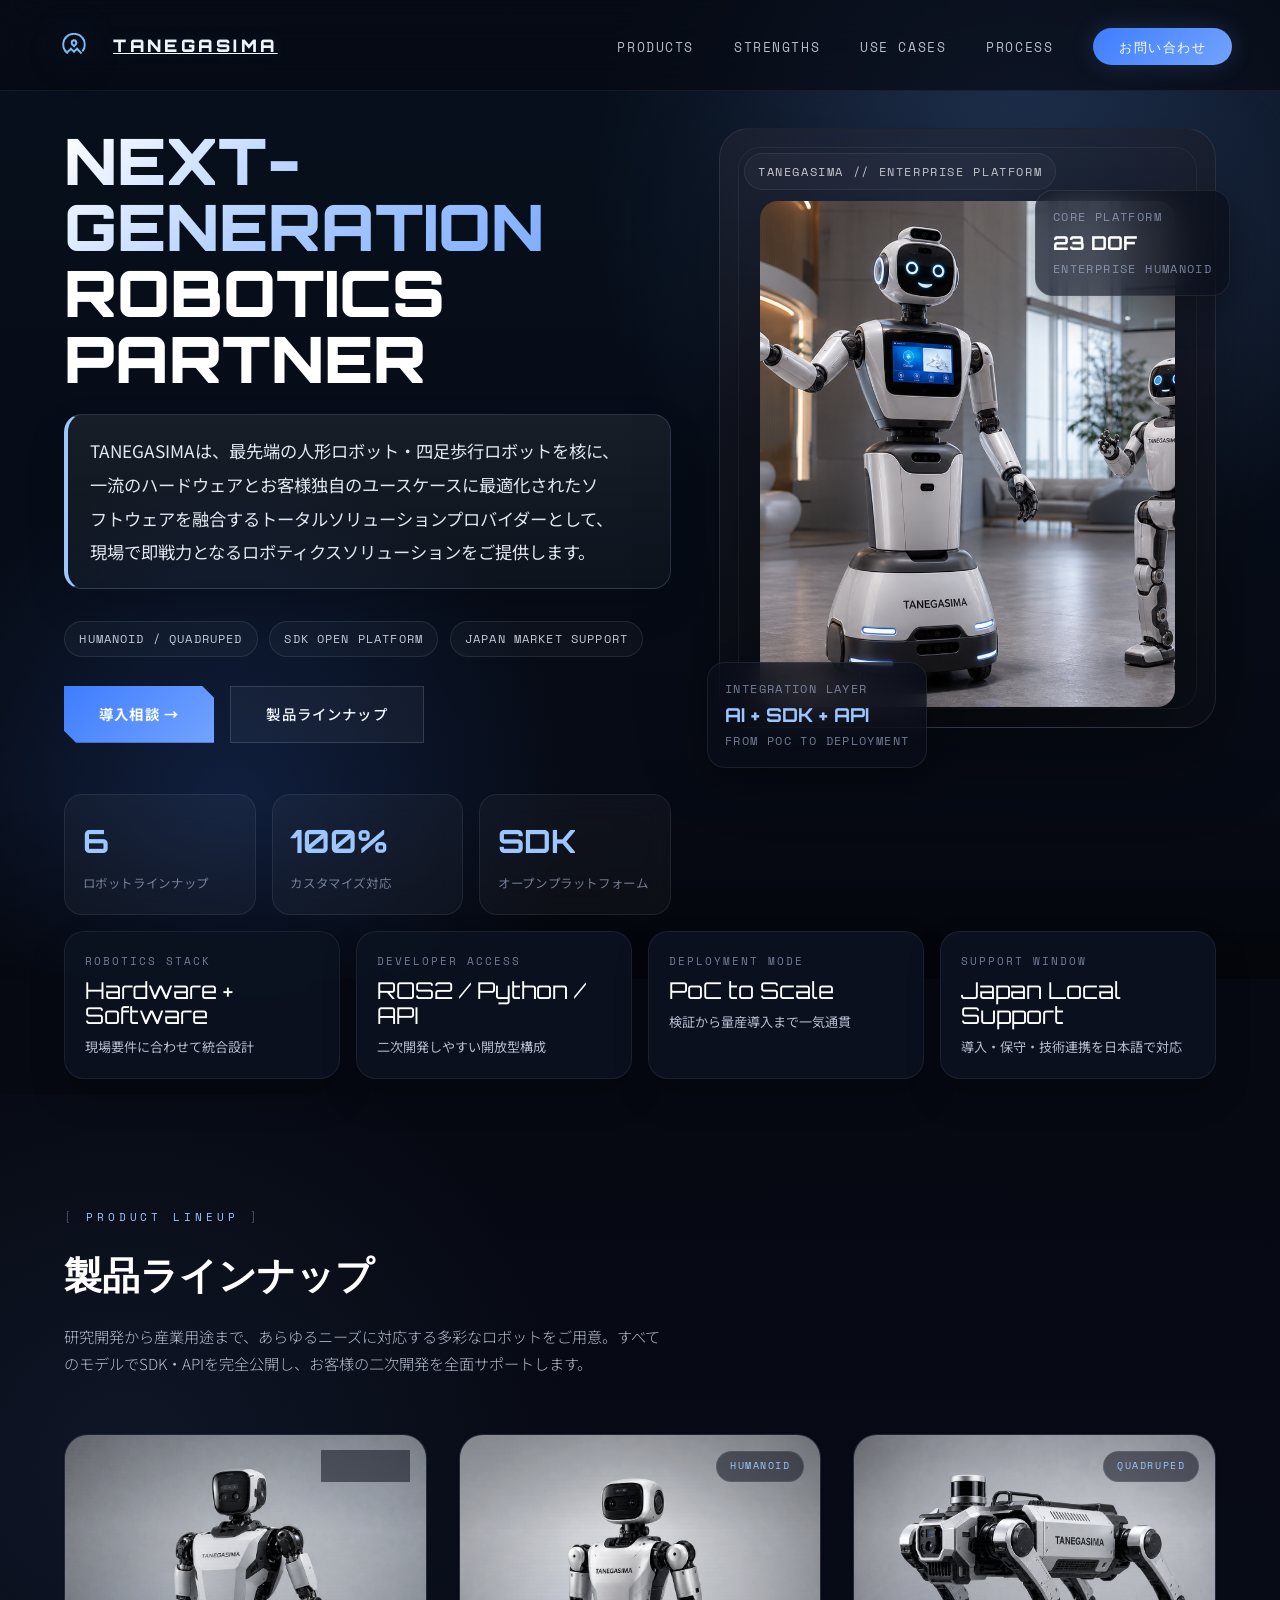
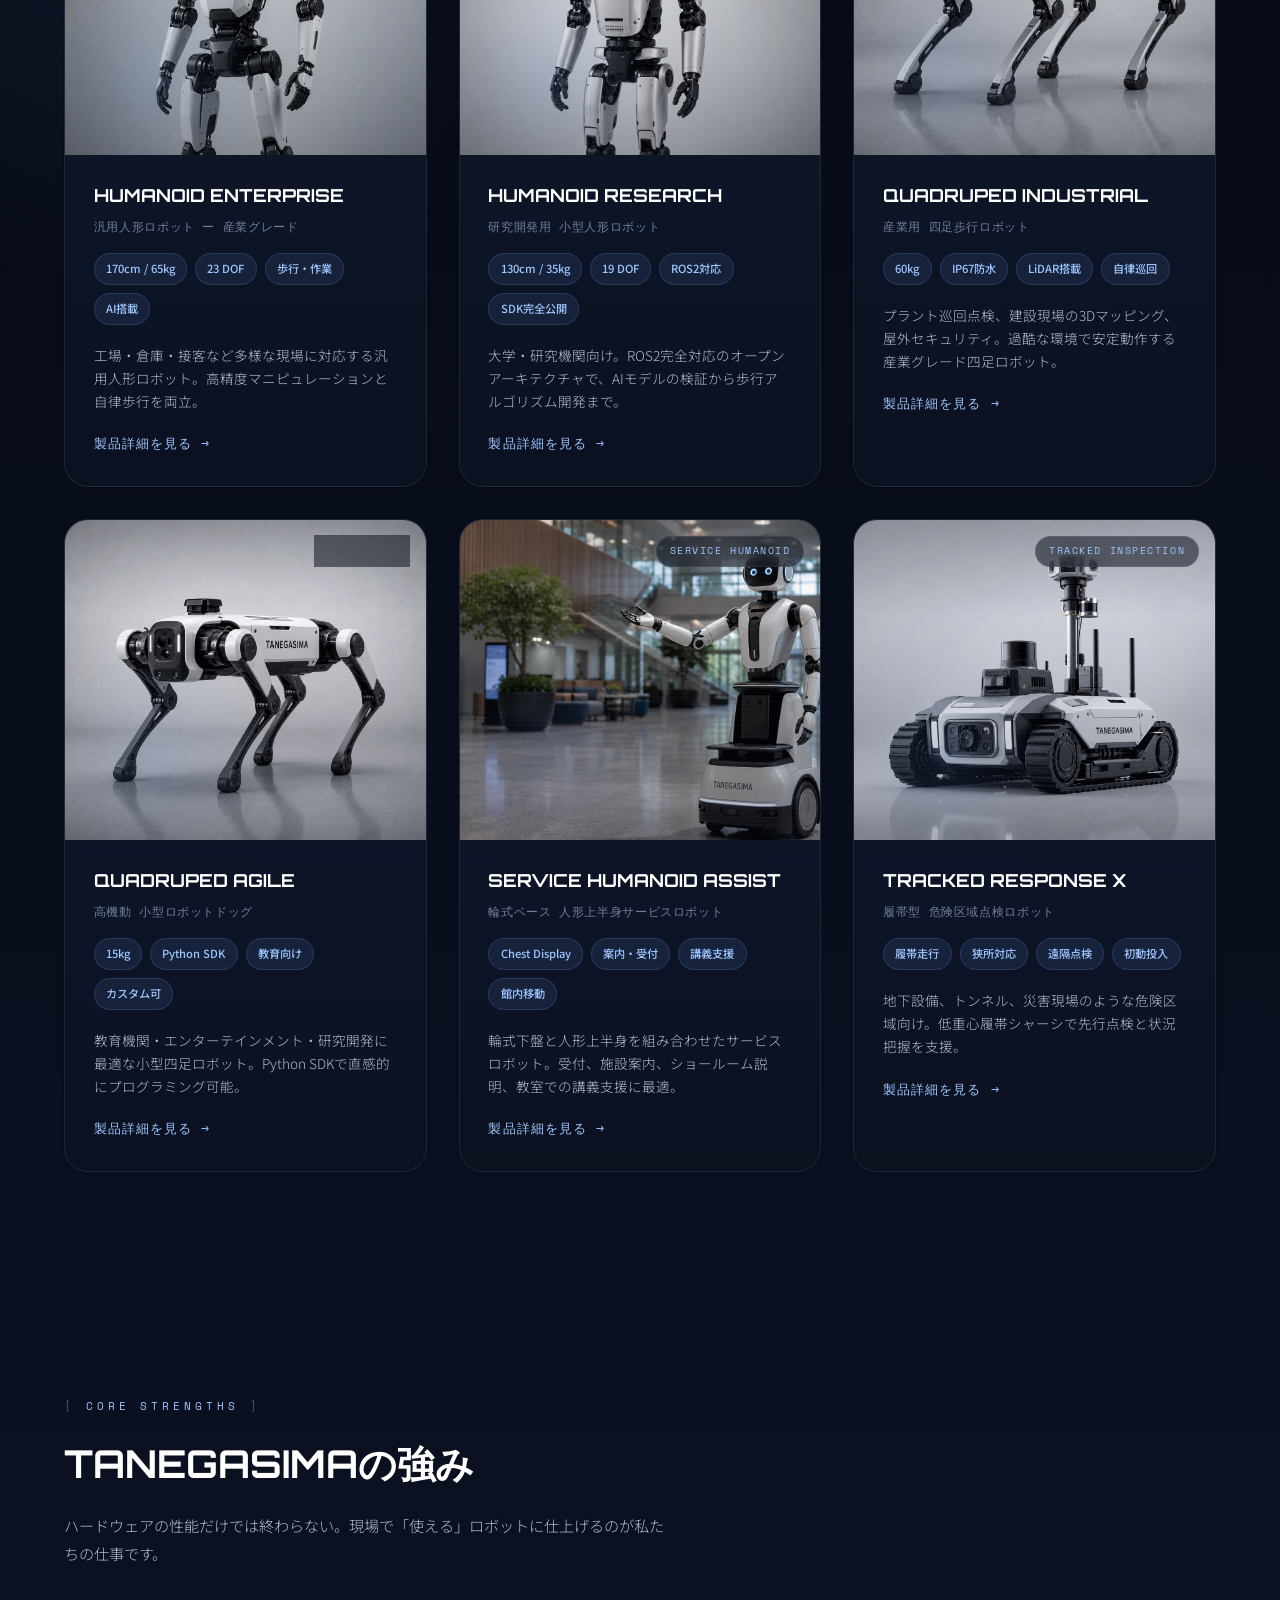
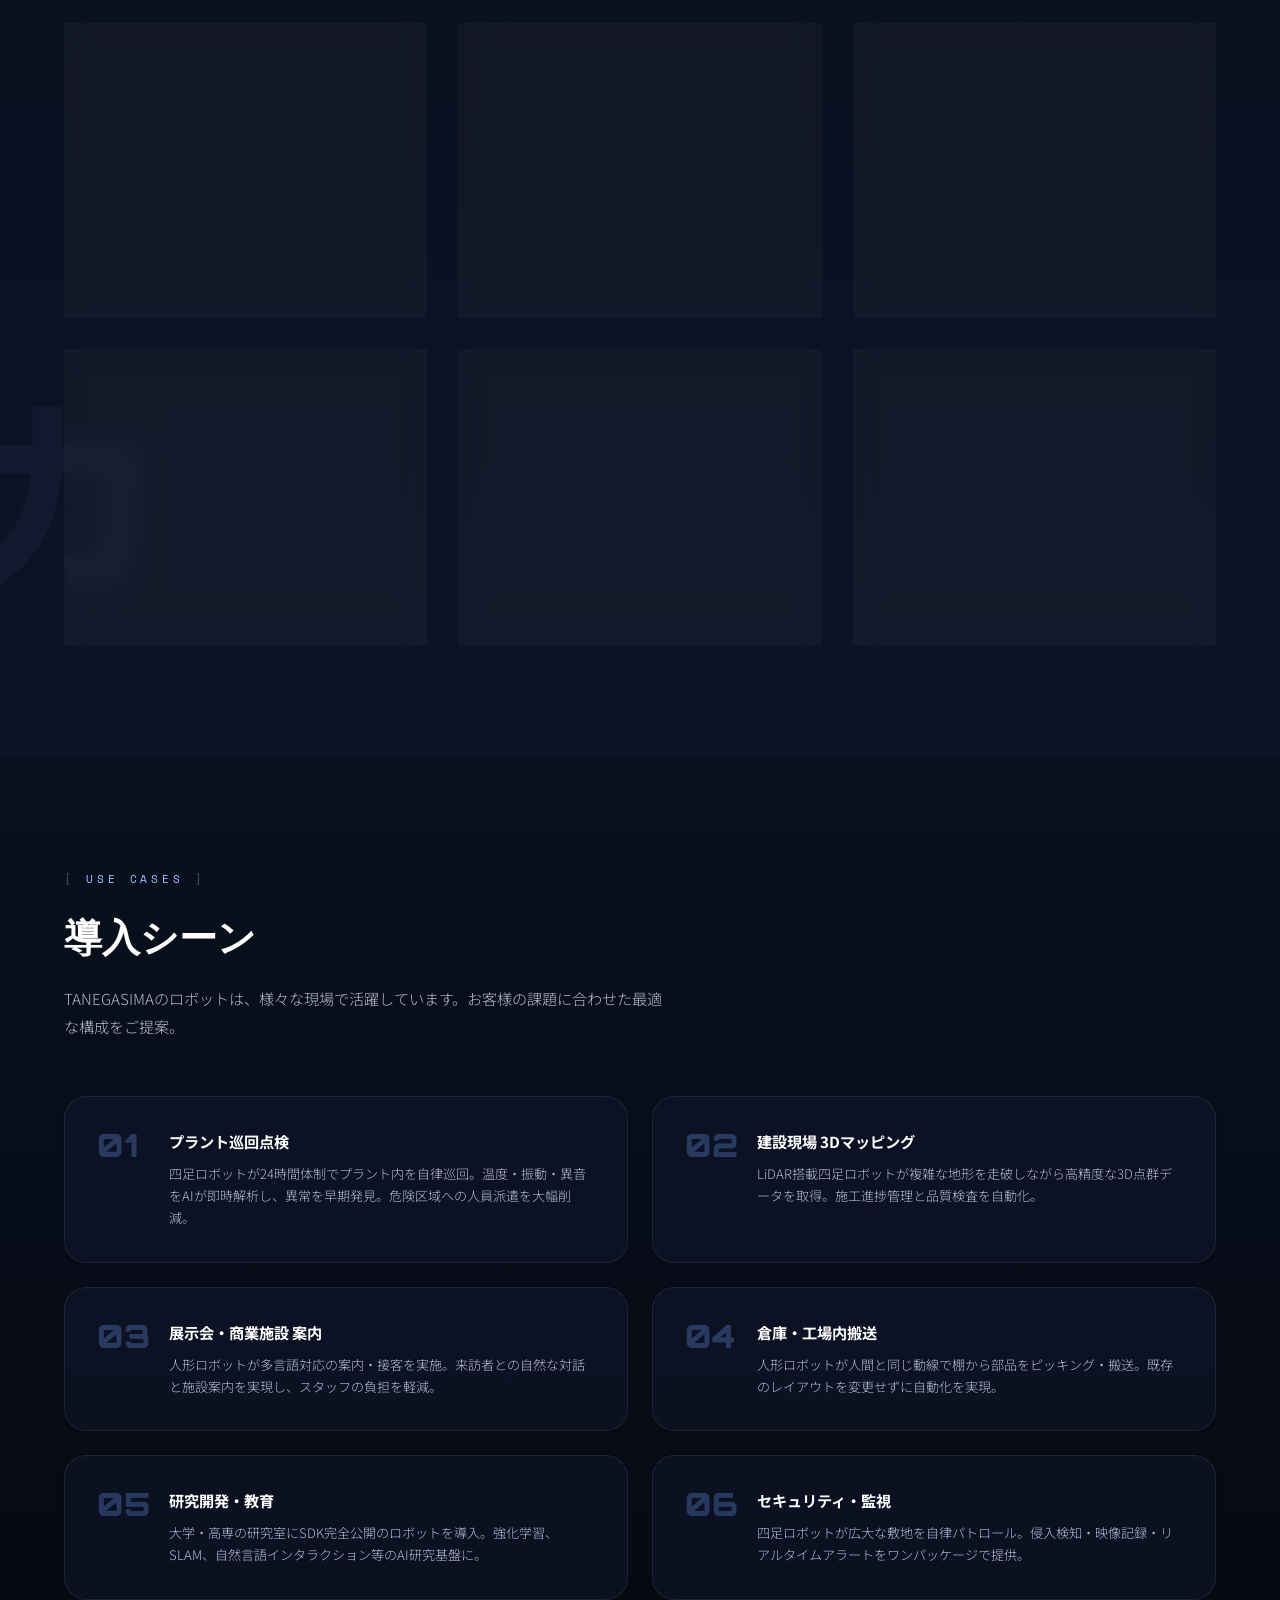
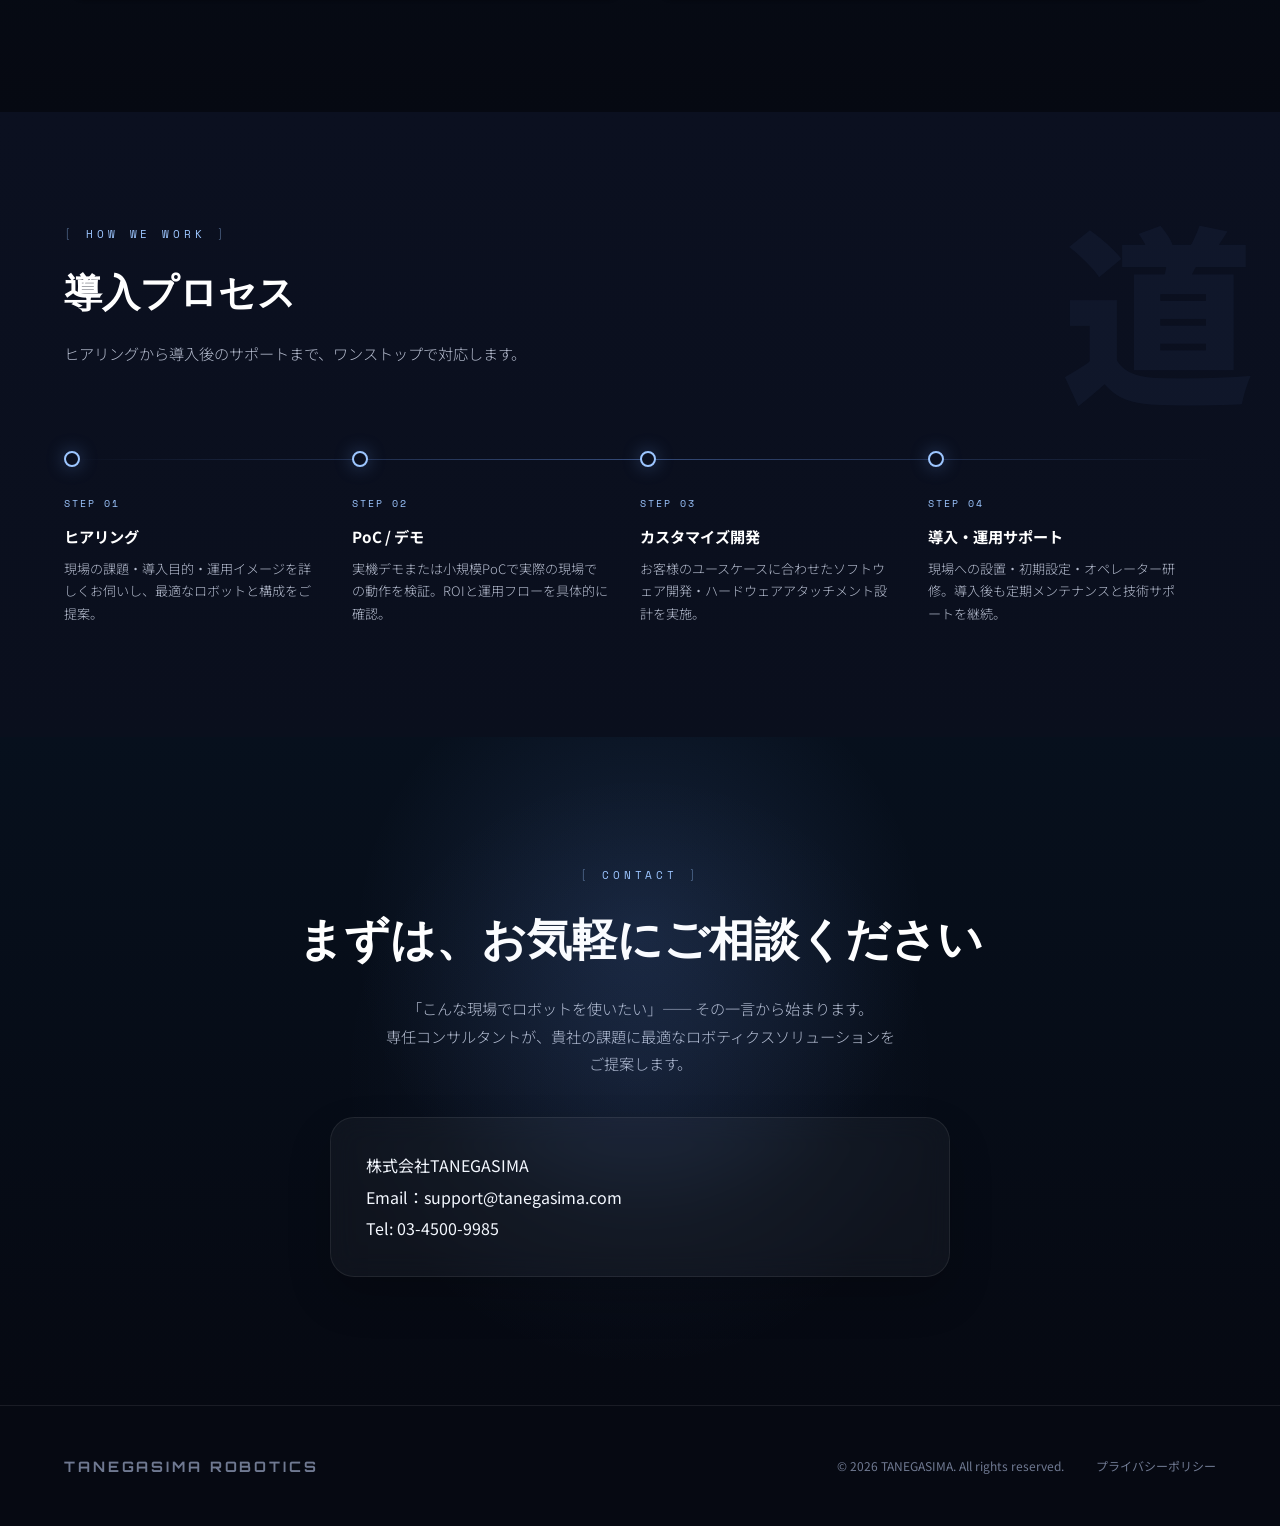
<file: index.html>
<!DOCTYPE html>
<html lang="ja">
<head>
<meta charset="UTF-8">
<meta name="viewport" content="width=device-width, initial-scale=1.0">
<title>TANEGASIMA | ヒューマノイド・四足歩行ロボットの導入支援とロボティクスソリューション</title>
<meta name="description" content="株式会社TANEGASIMAは、人形ロボット・四足歩行ロボットを核に、AI・SDK・業務連携ソフトウェアまで統合したロボティクスソリューションを提供します。PoCから導入・運用支援まで日本語で対応。">
<meta name="robots" content="index,follow,max-image-preview:large,max-snippet:-1,max-video-preview:-1">
<meta name="author" content="株式会社TANEGASIMA">
<meta name="theme-color" content="#060912">
<link rel="canonical" href="https://tanegasima.com/">
<link rel="alternate" hreflang="ja-JP" href="https://tanegasima.com/">
<link rel="alternate" hreflang="x-default" href="https://tanegasima.com/">
<link rel="icon" type="image/png" href="assets/tanegasima/logo-icon.png">
<meta property="og:locale" content="ja_JP">
<meta property="og:type" content="website">
<meta property="og:site_name" content="TANEGASIMA">
<meta property="og:title" content="TANEGASIMA | ヒューマノイド・四足歩行ロボットの導入支援とロボティクスソリューション">
<meta property="og:description" content="人形ロボット・四足歩行ロボットを核に、AI・SDK・現場導入までを一体で支援する次世代ロボティクスパートナー。">
<meta property="og:url" content="https://tanegasima.com/">
<meta property="og:image" content="https://tanegasima.com/assets/tanegasima/hero-video/shot-01.png">
<meta property="og:image:alt" content="TANEGASIMA robotics platform hero visual">
<meta name="twitter:card" content="summary_large_image">
<meta name="twitter:title" content="TANEGASIMA | ヒューマノイド・四足歩行ロボットの導入支援とロボティクスソリューション">
<meta name="twitter:description" content="人形ロボット・四足歩行ロボットを核に、AI・SDK・現場導入までを一体で支援する次世代ロボティクスパートナー。">
<meta name="twitter:image" content="https://tanegasima.com/assets/tanegasima/hero-video/shot-01.png">
<script src="assets/tanegasima/analytics.js"></script>
<link href="https://fonts.googleapis.com/css2?family=Orbitron:wght@400;500;700;900&family=Noto+Sans+JP:wght@300;400;500;700&family=Space+Mono:wght@400;700&display=swap" rel="stylesheet">
<script type="application/ld+json">
{
  "@context": "https://schema.org",
  "@graph": [
    {
      "@type": "Organization",
      "@id": "https://tanegasima.com/#organization",
      "name": "株式会社TANEGASIMA",
      "url": "https://tanegasima.com/",
      "logo": "https://tanegasima.com/assets/tanegasima/logo-icon.png",
      "email": "support@tanegasima.com",
      "telephone": "+81-3-4500-9985",
      "brand": {
        "@type": "Brand",
        "name": "TANEGASIMA"
      },
      "contactPoint": {
        "@type": "ContactPoint",
        "contactType": "sales",
        "email": "support@tanegasima.com",
        "telephone": "+81-3-4500-9985",
        "availableLanguage": ["ja", "en"]
      }
    },
    {
      "@type": "WebSite",
      "@id": "https://tanegasima.com/#website",
      "url": "https://tanegasima.com/",
      "name": "TANEGASIMA",
      "publisher": {
        "@id": "https://tanegasima.com/#organization"
      },
      "inLanguage": "ja-JP"
    },
    {
      "@type": "ItemList",
      "@id": "https://tanegasima.com/#products",
      "name": "TANEGASIMA Robotics Product Lineup",
      "itemListOrder": "https://schema.org/ItemListOrderAscending",
      "numberOfItems": 6,
      "itemListElement": [
        {
          "@type": "ListItem",
          "position": 1,
          "url": "https://tanegasima.com/tanegasima-humanoid-enterprise.html",
          "name": "HUMANOID ENTERPRISE"
        },
        {
          "@type": "ListItem",
          "position": 2,
          "url": "https://tanegasima.com/tanegasima-humanoid-research.html",
          "name": "HUMANOID RESEARCH"
        },
        {
          "@type": "ListItem",
          "position": 3,
          "url": "https://tanegasima.com/tanegasima-quadruped-industrial.html",
          "name": "QUADRUPED INDUSTRIAL"
        },
        {
          "@type": "ListItem",
          "position": 4,
          "url": "https://tanegasima.com/tanegasima-quadruped-agile.html",
          "name": "QUADRUPED AGILE"
        },
        {
          "@type": "ListItem",
          "position": 5,
          "url": "https://tanegasima.com/tanegasima-mobile-manipulator.html",
          "name": "SERVICE HUMANOID ASSIST"
        },
        {
          "@type": "ListItem",
          "position": 6,
          "url": "https://tanegasima.com/tanegasima-tracked-response.html",
          "name": "TRACKED RESPONSE X"
        }
      ]
    }
  ]
}
</script>
<style>
*, *::before, *::after { margin: 0; padding: 0; box-sizing: border-box; }

:root {
  --bg-primary: #060912;
  --bg-secondary: #0b1020;
  --bg-tertiary: #11182d;
  --bg-card: rgba(15, 21, 40, 0.82);
  --accent: #73a3ff;
  --accent-strong: #3f7dff;
  --accent-light: #9dc6ff;
  --accent-bg: rgba(115,163,255,0.12);
  --accent-border: rgba(115,163,255,0.25);
  --text-primary: #f4f8ff;
  --text-secondary: rgba(228,236,255,0.78);
  --text-muted: rgba(176,190,224,0.62);
  --border: rgba(142,164,214,0.22);
  --border-light: rgba(142,164,214,0.14);
  --highlight: #ffffff;
  --grid-line: rgba(115,163,255,0.05);
  --shadow-sm: 0 1px 3px rgba(0,0,0,0.2);
  --shadow-md: 0 20px 45px rgba(0,0,0,0.28);
  --shadow-lg: 0 28px 80px rgba(0,0,0,0.36);
}

html { scroll-behavior: smooth; font-size: 16px; }

body {
  background: var(--bg-primary);
  color: var(--text-primary);
  font-family: 'Noto Sans JP', sans-serif;
  overflow-x: hidden;
  line-height: 1.7;
}

.grid-bg {
  position: fixed; inset: 0; z-index: 0;
  background-image:
    linear-gradient(var(--grid-line) 1px, transparent 1px),
    linear-gradient(90deg, var(--grid-line) 1px, transparent 1px);
  background-size: 64px 64px;
  pointer-events: none;
}

/* NAV */
nav {
  position: fixed; top: 0; width: 100%; z-index: 100;
  padding: 1.2rem 3rem;
  display: flex; justify-content: space-between; align-items: center;
  background: rgba(6,9,18,0.68);
  backdrop-filter: blur(24px);
  border-bottom: 1px solid rgba(255,255,255,0.06);
}
.logo {
  display: flex; align-items: center; gap: 0.82rem;
  color: var(--highlight);
  font-family: 'Orbitron', sans-serif;
  font-weight: 900;
  font-size: 1.08rem;
  letter-spacing: 0.2em;
}
.logo-icon {
  width: 52px; height: 52px; overflow: hidden;
  display: flex; align-items: center; justify-content: center;
  filter:
    drop-shadow(0 0 18px rgba(120,190,255,0.28))
    drop-shadow(0 10px 22px rgba(0,0,0,0.18));
}
.logo-icon img {
  width: 52px; height: 52px; object-fit: contain; object-position: center center;
}
.logo-text {
  line-height: 1;
  color: rgba(244,248,255,0.98);
  text-shadow: 0 0 16px rgba(120,190,255,0.15);
}
.nav-links { display: flex; gap: 2.5rem; list-style: none; }
.nav-links a {
  color: rgba(236,242,255,0.76); text-decoration: none; font-size: 0.82rem;
  font-weight: 500; letter-spacing: 0.12em; text-transform: uppercase;
  transition: color 0.3s; font-family: 'Space Mono', monospace;
}
.nav-links a:hover { color: var(--accent-light); }
.nav-cta {
  padding: 0.55rem 1.6rem; background: linear-gradient(135deg, var(--accent-strong), var(--accent));
  color: #fff !important; font-weight: 700; border-radius: 999px;
  transition: background 0.3s, transform 0.2s, box-shadow 0.3s;
  box-shadow: 0 0 24px rgba(115,163,255,0.18);
}
.nav-cta:hover { transform: translateY(-1px); box-shadow: 0 0 32px rgba(115,163,255,0.28); }

/* HERO */
.hero {
  position: relative; min-height: 100vh; display: flex; align-items: center;
  padding: 8rem 4rem 4rem; z-index: 1; overflow: hidden;
  background:
    radial-gradient(circle at 78% 20%, rgba(115,163,255,0.2) 0%, transparent 32%),
    radial-gradient(circle at 18% 82%, rgba(63,125,255,0.18) 0%, transparent 26%),
    linear-gradient(180deg, #07101d 0%, #060912 100%);
}
.hero::before {
  content: ''; position: absolute; top: -200px; right: -200px;
  width: 800px; height: 800px;
  background: radial-gradient(circle, rgba(115,163,255,0.08) 0%, transparent 70%);
  pointer-events: none;
}
.hero::after {
  content: ''; position: absolute; inset: auto 0 0 0; height: 180px;
  background: linear-gradient(180deg, transparent, rgba(0,0,0,0.38));
  pointer-events: none;
}
.hero-shell {
  width: 100%; display: grid; grid-template-columns: minmax(0, 1.1fr) minmax(420px, 0.9fr);
  gap: 3rem; align-items: start; position: relative; z-index: 2;
}
.hero-content { max-width: 720px; animation: fadeSlideUp 1s ease-out; }
.hero-tag {
  font-family: 'Space Mono', monospace; font-size: 0.75rem;
  letter-spacing: 0.3em; color: var(--accent-light); margin-bottom: 1.5rem; text-transform: uppercase;
}
.hero-tag::before { content: '//'; margin-right: 0.5rem; opacity: 0.4; }
.hero h1 {
  font-family: 'Orbitron', sans-serif; font-size: clamp(2.45rem, 5vw, 4.65rem);
  font-weight: 900; line-height: 1.03; color: var(--highlight); margin-bottom: 1.4rem;
  text-transform: uppercase;
}
.hero h1 .accent {
  display: inline-block; color: transparent;
  background: linear-gradient(135deg, #ffffff 0%, #a7c9ff 45%, #6ea1ff 100%);
  -webkit-background-clip: text; background-clip: text;
}
.hero-desc {
  font-size: 1.08rem; color: rgba(244,248,255,0.92); max-width: 680px;
  margin-bottom: 2rem; line-height: 1.95; font-weight: 400;
  padding: 1.2rem 1.35rem;
  background: linear-gradient(180deg, rgba(255,255,255,0.07), rgba(255,255,255,0.03));
  border: 1px solid rgba(157,198,255,0.18);
  border-left: 4px solid var(--accent-light);
  border-radius: 18px;
  box-shadow: 0 16px 36px rgba(0,0,0,0.18);
  text-wrap: balance;
}
.hero-micro {
  display: flex; flex-wrap: wrap; gap: 0.7rem; margin-bottom: 1.8rem;
}
.hero-chip {
  padding: 0.45rem 0.9rem; border-radius: 999px;
  border: 1px solid rgba(255,255,255,0.09);
  background: rgba(255,255,255,0.03); color: rgba(239,245,255,0.8);
  font-family: 'Space Mono', monospace; font-size: 0.72rem; letter-spacing: 0.1em;
}
.hero-buttons { display: flex; gap: 1rem; flex-wrap: wrap; }

.btn-primary {
  display: inline-flex; align-items: center; gap: 0.5rem;
  padding: 0.95rem 2.2rem; background: linear-gradient(135deg, var(--accent-strong), var(--accent)); color: #fff;
  text-decoration: none; font-weight: 700; font-size: 0.9rem;
  letter-spacing: 0.08em; border: none; cursor: pointer; transition: all 0.3s;
  clip-path: polygon(0 0, calc(100% - 12px) 0, 100% 12px, 100% 100%, 12px 100%, 0 calc(100% - 12px));
  box-shadow: 0 12px 40px rgba(63,125,255,0.32);
}
.btn-primary:hover { transform: translateY(-2px); box-shadow: 0 16px 44px rgba(63,125,255,0.42); }

.btn-secondary {
  display: inline-flex; align-items: center; gap: 0.5rem;
  padding: 0.95rem 2.2rem; background: rgba(255,255,255,0.04); color: var(--text-primary);
  text-decoration: none; font-weight: 500; font-size: 0.9rem;
  letter-spacing: 0.08em; border: 1px solid rgba(255,255,255,0.14); cursor: pointer; transition: all 0.3s;
}
.btn-secondary:hover { border-color: var(--accent); color: var(--accent-light); background: rgba(115,163,255,0.06); }

.hero-stats {
  display: grid; grid-template-columns: repeat(3, minmax(0, 1fr));
  gap: 1rem; margin-top: 3.2rem;
}
.stat-item {
  padding: 1.2rem 1.1rem; background: rgba(255,255,255,0.035);
  border: 1px solid rgba(255,255,255,0.08); border-radius: 18px;
  backdrop-filter: blur(16px);
}
.stat-num { font-family: 'Orbitron', sans-serif; font-size: 2rem; font-weight: 700; color: var(--accent-light); }
.stat-label { font-size: 0.78rem; color: var(--text-muted); margin-top: 0.3rem; letter-spacing: 0.05em; }
.hero-visual {
  position: relative; min-height: 640px; animation: fadeSlideUp 1s ease-out 0.1s both;
}
.hero-frame {
  position: absolute; inset: 0 0 40px 0; overflow: hidden; border-radius: 30px;
  border: 1px solid rgba(255,255,255,0.08);
  background:
    linear-gradient(180deg, rgba(255,255,255,0.06), rgba(255,255,255,0.02)),
    radial-gradient(circle at 50% 20%, rgba(115,163,255,0.12), transparent 55%),
    linear-gradient(180deg, rgba(11,16,32,0.98), rgba(7,10,20,0.98));
  box-shadow: var(--shadow-lg);
}
.hero-frame::before {
  content: ''; position: absolute; inset: 18px; border-radius: 22px;
  border: 1px solid rgba(255,255,255,0.06); pointer-events: none;
}
.hero-media {
  position: absolute; inset: 72px 40px 20px 40px; width: calc(100% - 80px); height: calc(100% - 92px);
  object-fit: cover; object-position: center center; border-radius: 18px;
  filter: drop-shadow(0 50px 80px rgba(0,0,0,0.56));
}
.hero-spec-card {
  position: absolute; min-width: 180px; padding: 1rem 1.05rem;
  border-radius: 18px; background: rgba(10,15,28,0.7);
  border: 1px solid rgba(255,255,255,0.08); backdrop-filter: blur(18px);
  box-shadow: 0 16px 36px rgba(0,0,0,0.28);
}
.hero-spec-card strong {
  display: block; font-family: 'Orbitron', sans-serif; font-size: 1.2rem; color: var(--highlight);
}
.hero-spec-card span {
  display: block; font-size: 0.72rem; color: var(--text-muted);
  letter-spacing: 0.12em; text-transform: uppercase; font-family: 'Space Mono', monospace;
}
.hero-spec-top { top: 62px; right: -14px; }
.hero-spec-bottom { bottom: 0; left: -12px; }
.hero-spec-bottom strong { color: var(--accent-light); }
.hero-system-tag {
  position: absolute; top: 24px; left: 24px;
  padding: 0.48rem 0.8rem; border-radius: 999px;
  font-size: 0.72rem; letter-spacing: 0.14em; text-transform: uppercase;
  font-family: 'Space Mono', monospace; color: rgba(255,255,255,0.8);
  border: 1px solid rgba(255,255,255,0.08); background: rgba(255,255,255,0.03);
}

.signal-strip {
  position: relative; z-index: 2; margin-top: -3rem; padding: 0 4rem 1rem;
}
.signal-grid {
  display: grid; grid-template-columns: repeat(4, minmax(0, 1fr));
  gap: 1rem; max-width: 1400px; margin: 0 auto;
}
.signal-card {
  padding: 1.2rem 1.25rem; border-radius: 20px;
  background: rgba(12,18,33,0.9); border: 1px solid rgba(255,255,255,0.07);
  box-shadow: 0 18px 34px rgba(0,0,0,0.22); backdrop-filter: blur(18px);
}
.signal-label {
  color: var(--text-muted); font-size: 0.7rem; letter-spacing: 0.18em;
  text-transform: uppercase; font-family: 'Space Mono', monospace; margin-bottom: 0.5rem;
}
.signal-value {
  color: var(--highlight); font-family: 'Orbitron', sans-serif; font-size: 1.45rem; line-height: 1.1;
}
.signal-note { margin-top: 0.45rem; color: var(--text-secondary); font-size: 0.82rem; }

/* SECTIONS */
section { position: relative; z-index: 1; padding: 7rem 4rem; }
.section-tag {
  font-family: 'Space Mono', monospace; font-size: 0.7rem;
  letter-spacing: 0.35em; color: var(--accent-light); text-transform: uppercase; margin-bottom: 1rem;
}
.section-tag::before { content: '[ '; opacity: 0.4; }
.section-tag::after { content: ' ]'; opacity: 0.4; }
.section-title {
  font-family: 'Orbitron', sans-serif; font-size: clamp(1.6rem, 3vw, 2.4rem);
  font-weight: 700; color: var(--highlight); margin-bottom: 1rem;
}
.section-desc { color: var(--text-secondary); max-width: 600px; font-size: 0.95rem; line-height: 1.8; font-weight: 300; }

/* PRODUCTS */
#products {
  background:
    radial-gradient(circle at 10% 20%, rgba(115,163,255,0.08), transparent 24%),
    linear-gradient(180deg, #060912 0%, #0a1020 100%);
}
.products-grid { display: grid; grid-template-columns: repeat(auto-fit, minmax(320px, 1fr)); gap: 2rem; margin-top: 3.5rem; }
.product-card {
  background: linear-gradient(180deg, rgba(18,26,48,0.92), rgba(12,18,33,0.88));
  border: 1px solid rgba(255,255,255,0.08);
  overflow: hidden; transition: all 0.4s cubic-bezier(0.25, 0.46, 0.45, 0.94);
  position: relative; border-radius: 24px; box-shadow: var(--shadow-sm);
}
.product-card:hover { border-color: var(--accent-border); transform: translateY(-10px); box-shadow: var(--shadow-lg); }
.product-card::after {
  content: ''; position: absolute; top: 0; left: 0; right: 0; height: 3px;
  background: linear-gradient(90deg, transparent, var(--accent), transparent);
  transform: scaleX(0); transition: transform 0.4s; border-radius: 24px 24px 0 0;
}
.product-card:hover::after { transform: scaleX(1); }

.product-visual {
  height: 320px;
  position: relative; overflow: hidden;
}
.product-visual::before {
  content: ''; position: absolute; inset: 0;
  background:
    linear-gradient(180deg, rgba(9,13,24,0.1) 0%, rgba(9,13,24,0) 30%, rgba(9,13,24,0.34) 100%),
    repeating-linear-gradient(0deg, transparent, transparent 2px, rgba(115,163,255,0.018) 2px, rgba(115,163,255,0.018) 4px);
  z-index: 1;
}
.product-visual::after {
  content: ''; position: absolute; inset: auto auto -34px -20px;
  width: 220px; height: 220px; border-radius: 50%;
  background: radial-gradient(circle, rgba(115,163,255,0.14) 0%, rgba(115,163,255,0.05) 36%, transparent 72%);
  filter: blur(14px); pointer-events: none; z-index: 1;
}
.product-photo {
  width: 100%; height: 100%; object-fit: cover; display: block;
  filter: saturate(1.03) contrast(1.05);
}
.product-photo.enterprise { object-position: center 12%; }
.product-photo.research { object-position: center 16%; }
.product-photo.industrial { object-position: center 24%; }
.product-photo.agile { object-position: center 24%; }

.product-badge {
  position: absolute; top: 1rem; right: 1rem;
  font-family: 'Space Mono', monospace; font-size: 0.65rem; letter-spacing: 0.15em;
  color: var(--accent-light); background: rgba(9,13,24,0.52);
  padding: 0.35rem 0.8rem; border: 1px solid rgba(255,255,255,0.08); border-radius: 999px;
  z-index: 2; backdrop-filter: blur(12px);
}
.product-info { padding: 1.6rem 1.8rem 1.9rem; }
.product-name { font-family: 'Orbitron', sans-serif; font-size: 1.12rem; font-weight: 700; color: var(--highlight); margin-bottom: 0.3rem; }
.product-sub { font-size: 0.78rem; color: var(--text-muted); font-family: 'Space Mono', monospace; margin-bottom: 1rem; letter-spacing: 0.05em; }
.product-specs { display: flex; flex-wrap: wrap; gap: 0.5rem; margin-bottom: 1.2rem; }
.spec-tag {
  font-size: 0.7rem; padding: 0.34rem 0.7rem; background: rgba(115,163,255,0.1);
  border: 1px solid rgba(115,163,255,0.18); color: var(--accent-light); border-radius: 999px; font-weight: 500;
}
.product-desc { font-size: 0.85rem; color: var(--text-secondary); line-height: 1.7; font-weight: 300; }
.product-link {
  display: inline-flex; align-items: center; margin-top: 1.2rem;
  color: var(--accent-light); text-decoration: none; font-size: 0.82rem;
  font-family: 'Space Mono', monospace; letter-spacing: 0.08em;
  transition: transform 0.25s ease, color 0.25s ease;
}
.product-link:hover { transform: translateX(4px); color: #fff; }

/* STRENGTHS */
#strengths { background: linear-gradient(180deg, #0b1020 0%, #0d1325 100%); }
.strength-grid { display: grid; grid-template-columns: repeat(3, 1fr); gap: 2rem; margin-top: 3.5rem; }
.strength-card {
  padding: 2.5rem 2rem; background: rgba(255,255,255,0.03);
  border: 1px solid rgba(255,255,255,0.08); transition: all 0.3s; border-radius: 24px;
  backdrop-filter: blur(12px);
}
.strength-card:hover { border-color: var(--accent-border); box-shadow: var(--shadow-md); transform: translateY(-4px); }
.strength-icon { width: 48px; height: 48px; margin-bottom: 1.5rem; color: var(--accent-light); }
.strength-card h3 { font-family: 'Orbitron', sans-serif; font-size: 0.95rem; font-weight: 700; color: var(--highlight); margin-bottom: 0.8rem; }
.strength-card p { font-size: 0.85rem; color: var(--text-secondary); line-height: 1.75; font-weight: 300; }

/* USE CASES */
#usecases { background: linear-gradient(180deg, #08111e 0%, #060912 100%); }
.usecase-grid { display: grid; grid-template-columns: repeat(2, 1fr); gap: 1.5rem; margin-top: 3.5rem; }
.usecase-item {
  display: flex; gap: 1.5rem; padding: 2rem; background: rgba(15,21,40,0.74);
  border: 1px solid rgba(255,255,255,0.08); transition: all 0.3s;
  align-items: flex-start; border-radius: 22px; box-shadow: var(--shadow-sm);
}
.usecase-item:hover { border-color: var(--accent-border); transform: translateX(4px); box-shadow: var(--shadow-md); }
.usecase-num { font-family: 'Orbitron', sans-serif; font-size: 2rem; font-weight: 900; color: rgba(115,163,255,0.28); line-height: 1; min-width: 3rem; }
.usecase-item h4 { font-size: 0.95rem; font-weight: 700; color: var(--highlight); margin-bottom: 0.5rem; }
.usecase-item p { font-size: 0.82rem; color: var(--text-secondary); line-height: 1.7; font-weight: 300; }

/* PROCESS */
#process { background: linear-gradient(180deg, #0b1020 0%, #0a0f1d 100%); }
.process-timeline { margin-top: 3.5rem; display: flex; position: relative; }
.process-timeline::before {
  content: ''; position: absolute; top: 36px; left: 0; right: 0; height: 1px; background: linear-gradient(90deg, transparent, rgba(115,163,255,0.4), transparent);
}
.process-step { flex: 1; position: relative; padding-top: 4.5rem; padding-right: 2rem; }
.process-step::before {
  content: ''; position: absolute; top: 28px; left: 0; width: 16px; height: 16px;
  background: var(--bg-secondary); border: 2px solid var(--accent-light); border-radius: 50%; z-index: 1;
  box-shadow: 0 0 18px rgba(115,163,255,0.35);
}
.step-num { font-family: 'Space Mono', monospace; font-size: 0.65rem; color: var(--accent-light); letter-spacing: 0.2em; margin-bottom: 0.7rem; }
.process-step h4 { font-size: 0.95rem; font-weight: 700; color: var(--highlight); margin-bottom: 0.5rem; }
.process-step p { font-size: 0.82rem; color: var(--text-secondary); line-height: 1.7; font-weight: 300; }

/* CTA */
.cta-section {
  text-align: center; padding: 8rem 4rem; position: relative; overflow: hidden;
  background:
    radial-gradient(circle at 50% 30%, rgba(115,163,255,0.14), transparent 36%),
    linear-gradient(180deg, #07101d 0%, #060912 100%);
}
.cta-section::before {
  content: ''; position: absolute; top: 50%; left: 50%; transform: translate(-50%, -50%);
  width: 600px; height: 600px;
  background: radial-gradient(circle, rgba(115,163,255,0.08) 0%, transparent 70%);
  pointer-events: none;
}
.cta-section .section-title { font-size: clamp(1.8rem, 3.5vw, 2.8rem); margin-bottom: 1.2rem; }
.cta-section .section-desc { margin: 0 auto 2.5rem; text-align: center; max-width: 980px; }
.contact-card {
  max-width: 620px; margin: 0 auto;
  padding: 2rem 2.2rem; text-align: left;
  border-radius: 24px; background: rgba(255,255,255,0.04);
  border: 1px solid rgba(255,255,255,0.08);
  box-shadow: 0 20px 44px rgba(0,0,0,0.2);
  backdrop-filter: blur(14px);
}
.contact-card p {
  color: var(--text-primary); font-size: 1rem; line-height: 1.95;
}

/* FOOTER */
footer {
  position: relative; z-index: 1; padding: 3rem 4rem; border-top: 1px solid rgba(255,255,255,0.08);
  display: flex; justify-content: space-between; align-items: center; background: #060912;
}
.footer-brand { font-family: 'Orbitron', sans-serif; font-weight: 700; font-size: 0.9rem; letter-spacing: 0.2em; color: var(--text-muted); }
.footer-info { font-size: 0.75rem; color: var(--text-muted); display: flex; gap: 2rem; }
.footer-info a { color: var(--text-muted); text-decoration: none; transition: color 0.3s; }
.footer-info a:hover { color: var(--accent-light); }

/* ANIMATIONS */
@keyframes fadeSlideUp { from { opacity: 0; transform: translateY(40px); } to { opacity: 1; transform: translateY(0); } }
.fade-in { opacity: 0; transform: translateY(30px); transition: all 0.8s cubic-bezier(0.25, 0.46, 0.45, 0.94); }
.fade-in.visible { opacity: 1; transform: translateY(0); }

/* RESPONSIVE */
@media (max-width: 1024px) {
  .hero-shell { grid-template-columns: 1fr; }
  .hero-visual { min-height: 560px; }
  .signal-grid { grid-template-columns: repeat(2, minmax(0, 1fr)); }
  .strength-grid { grid-template-columns: repeat(2, 1fr); }
  .process-timeline { flex-direction: column; gap: 2rem; }
  .process-timeline::before { display: none; }
  .process-step { padding-top: 0; padding-left: 3rem; padding-right: 0; }
  .process-step::before { top: 2px; left: 0; }
}
@media (max-width: 768px) {
  nav { padding: 1rem 1.5rem; }
  .nav-links { display: none; }
  section, .hero { padding: 4rem 1.5rem; }
  .hero { padding-top: 7rem; }
  .hero-shell { gap: 2rem; }
  .hero h1 { font-size: clamp(2.15rem, 10vw, 3.3rem); }
  .hero-visual { min-height: 460px; }
  .hero-frame { inset: 0; }
  .hero-media { inset: 76px 18px 18px 18px; width: calc(100% - 36px); height: calc(100% - 94px); }
  .hero-spec-card { min-width: 150px; padding: 0.9rem; }
  .hero-spec-top { top: 70px; right: 10px; }
  .hero-spec-bottom { left: 10px; bottom: 10px; }
  .hero-stats { grid-template-columns: 1fr; gap: 1rem; }
  .signal-strip { padding: 0 1.5rem 1rem; margin-top: -1.5rem; }
  .signal-grid { grid-template-columns: 1fr; }
  .products-grid { grid-template-columns: 1fr; }
  .strength-grid { grid-template-columns: 1fr; }
  .usecase-grid { grid-template-columns: 1fr; }
  footer { flex-direction: column; gap: 1.5rem; text-align: center; }
  .footer-info { flex-direction: column; gap: 0.5rem; }
}

.kanji-float {
  position: absolute; font-size: 12rem; font-weight: 900;
  color: rgba(115,163,255,0.05); pointer-events: none;
  font-family: 'Noto Sans JP', sans-serif; z-index: 0; user-select: none;
}
</style>
</head>
<body>

<div class="grid-bg"></div>

<nav>
  <a class="logo" href="index.html" aria-label="TANEGASIMA home">
    <div class="logo-icon">
      <img src="assets/tanegasima/logo-icon.png" alt="TANEGASIMA logo symbol">
    </div>
    <div class="logo-text">TANEGASIMA</div>
  </a>
  <ul class="nav-links">
    <li><a href="#products">Products</a></li>
    <li><a href="#strengths">Strengths</a></li>
    <li><a href="#usecases">Use Cases</a></li>
    <li><a href="#process">Process</a></li>
    <li><a href="#contact" class="nav-cta">お問い合わせ</a></li>
  </ul>
</nav>

<section class="hero">
  <span class="kanji-float" style="top: 10%; right: 5%;">種</span>
  <div class="hero-shell">
    <div class="hero-content">
      <h1><span class="accent">NEXT-GENERATION</span><br>ROBOTICS PARTNER</h1>
      <p class="hero-desc">TANEGASIMAは、最先端の人形ロボット・四足歩行ロボットを核に、一流のハードウェアとお客様独自のユースケースに最適化されたソフトウェアを融合するトータルソリューションプロバイダーとして、現場で即戦力となるロボティクスソリューションをご提供します。</p>
      <div class="hero-micro">
        <span class="hero-chip">HUMANOID / QUADRUPED</span>
        <span class="hero-chip">SDK OPEN PLATFORM</span>
        <span class="hero-chip">JAPAN MARKET SUPPORT</span>
      </div>
      <div class="hero-buttons">
        <a href="#contact" class="btn-primary">導入相談 →</a>
        <a href="#products" class="btn-secondary">製品ラインナップ</a>
      </div>
      <div class="hero-stats">
      <div class="stat-item"><div class="stat-num">6</div><div class="stat-label">ロボットラインナップ</div></div>
        <div class="stat-item"><div class="stat-num">100%</div><div class="stat-label">カスタマイズ対応</div></div>
        <div class="stat-item"><div class="stat-num">SDK</div><div class="stat-label">オープンプラットフォーム</div></div>
      </div>
    </div>
    <div class="hero-visual">
      <div class="hero-frame">
        <div class="hero-system-tag">Tanegasima // Enterprise Platform</div>
        <video class="hero-media" autoplay muted loop playsinline preload="metadata" poster="assets/tanegasima/hero-video/shot-01.png" aria-label="TANEGASIMA collaborative robotics hero video">
          <source src="assets/tanegasima/hero-video/hpvideo.mp4" type="video/mp4">
        </video>
      </div>
      <div class="hero-spec-card hero-spec-top">
        <span>Core Platform</span>
        <strong>23 DOF</strong>
        <span>Enterprise Humanoid</span>
      </div>
      <div class="hero-spec-card hero-spec-bottom">
        <span>Integration Layer</span>
        <strong>AI + SDK + API</strong>
        <span>From PoC to Deployment</span>
      </div>
    </div>
  </div>
</section>

<section class="signal-strip" aria-label="platform signals">
  <div class="signal-grid">
    <div class="signal-card">
      <div class="signal-label">Robotics Stack</div>
      <div class="signal-value">Hardware + Software</div>
      <div class="signal-note">現場要件に合わせて統合設計</div>
    </div>
    <div class="signal-card">
      <div class="signal-label">Developer Access</div>
      <div class="signal-value">ROS2 / Python / API</div>
      <div class="signal-note">二次開発しやすい開放型構成</div>
    </div>
    <div class="signal-card">
      <div class="signal-label">Deployment Mode</div>
      <div class="signal-value">PoC to Scale</div>
      <div class="signal-note">検証から量産導入まで一気通貫</div>
    </div>
    <div class="signal-card">
      <div class="signal-label">Support Window</div>
      <div class="signal-value">Japan Local Support</div>
      <div class="signal-note">導入・保守・技術連携を日本語で対応</div>
    </div>
  </div>
</section>

<section id="products">
  <div class="section-tag">Product Lineup</div>
  <h2 class="section-title">製品ラインナップ</h2>
  <p class="section-desc">研究開発から産業用途まで、あらゆるニーズに対応する多彩なロボットをご用意。すべてのモデルでSDK・APIを完全公開し、お客様の二次開発を全面サポートします。</p>
  <div class="products-grid">
    <div class="product-card fade-in">
      <div class="product-visual">
        <div class="product-badge">HUMANOID</div>
        <img class="product-photo enterprise" src="assets/tanegasima/generated/humanoid-enterprise-v2.png" alt="HUMANOID ENTERPRISE robot photo">
      </div>
      <div class="product-info">
        <div class="product-name">HUMANOID ENTERPRISE</div>
        <div class="product-sub">汎用人形ロボット ー 産業グレード</div>
        <div class="product-specs"><span class="spec-tag">170cm / 65kg</span><span class="spec-tag">23 DOF</span><span class="spec-tag">歩行・作業</span><span class="spec-tag">AI搭載</span></div>
        <p class="product-desc">工場・倉庫・接客など多様な現場に対応する汎用人形ロボット。高精度マニピュレーションと自律歩行を両立。</p>
        <a class="product-link" href="tanegasima-humanoid-enterprise.html">製品詳細を見る →</a>
      </div>
    </div>
    <div class="product-card fade-in">
      <div class="product-visual">
        <div class="product-badge">HUMANOID</div>
        <img class="product-photo research" src="assets/tanegasima/generated/humanoid-research-v2.png" alt="HUMANOID RESEARCH robot photo">
      </div>
      <div class="product-info">
        <div class="product-name">HUMANOID RESEARCH</div>
        <div class="product-sub">研究開発用 小型人形ロボット</div>
        <div class="product-specs"><span class="spec-tag">130cm / 35kg</span><span class="spec-tag">19 DOF</span><span class="spec-tag">ROS2対応</span><span class="spec-tag">SDK完全公開</span></div>
        <p class="product-desc">大学・研究機関向け。ROS2完全対応のオープンアーキテクチャで、AIモデルの検証から歩行アルゴリズム開発まで。</p>
        <a class="product-link" href="tanegasima-humanoid-research.html">製品詳細を見る →</a>
      </div>
    </div>
    <div class="product-card fade-in">
      <div class="product-visual">
        <div class="product-badge">QUADRUPED</div>
        <img class="product-photo industrial" src="assets/tanegasima/generated/quadruped-industrial-v2.png" alt="QUADRUPED INDUSTRIAL robot photo">
      </div>
      <div class="product-info">
        <div class="product-name">QUADRUPED INDUSTRIAL</div>
        <div class="product-sub">産業用 四足歩行ロボット</div>
        <div class="product-specs"><span class="spec-tag">60kg</span><span class="spec-tag">IP67防水</span><span class="spec-tag">LiDAR搭載</span><span class="spec-tag">自律巡回</span></div>
        <p class="product-desc">プラント巡回点検、建設現場の3Dマッピング、屋外セキュリティ。過酷な環境で安定動作する産業グレード四足ロボット。</p>
        <a class="product-link" href="tanegasima-quadruped-industrial.html">製品詳細を見る →</a>
      </div>
    </div>
    <div class="product-card fade-in">
      <div class="product-visual">
        <div class="product-badge">QUADRUPED</div>
        <img class="product-photo agile" src="assets/tanegasima/generated/quadruped-agile-v2.png" alt="QUADRUPED AGILE robot photo">
      </div>
      <div class="product-info">
        <div class="product-name">QUADRUPED AGILE</div>
        <div class="product-sub">高機動 小型ロボットドッグ</div>
        <div class="product-specs"><span class="spec-tag">15kg</span><span class="spec-tag">Python SDK</span><span class="spec-tag">教育向け</span><span class="spec-tag">カスタム可</span></div>
        <p class="product-desc">教育機関・エンターテインメント・研究開発に最適な小型四足ロボット。Python SDKで直感的にプログラミング可能。</p>
        <a class="product-link" href="tanegasima-quadruped-agile.html">製品詳細を見る →</a>
      </div>
    </div>
    <div class="product-card fade-in">
      <div class="product-visual">
        <div class="product-badge">SERVICE HUMANOID</div>
        <img class="product-photo industrial" src="assets/tanegasima/generated/mobile-manipulator-v4.png" alt="SERVICE HUMANOID ASSIST robot photo">
      </div>
      <div class="product-info">
        <div class="product-name">SERVICE HUMANOID ASSIST</div>
        <div class="product-sub">輪式ベース 人形上半身サービスロボット</div>
        <div class="product-specs"><span class="spec-tag">Chest Display</span><span class="spec-tag">案内・受付</span><span class="spec-tag">講義支援</span><span class="spec-tag">館内移動</span></div>
        <p class="product-desc">輪式下盤と人形上半身を組み合わせたサービスロボット。受付、施設案内、ショールーム説明、教室での講義支援に最適。</p>
        <a class="product-link" href="tanegasima-mobile-manipulator.html">製品詳細を見る →</a>
      </div>
    </div>
    <div class="product-card fade-in">
      <div class="product-visual">
        <div class="product-badge">TRACKED INSPECTION</div>
        <img class="product-photo industrial" src="assets/tanegasima/generated/tracked-response-v2.png" alt="TRACKED RESPONSE X robot photo">
      </div>
      <div class="product-info">
        <div class="product-name">TRACKED RESPONSE X</div>
        <div class="product-sub">履帯型 危険区域点検ロボット</div>
        <div class="product-specs"><span class="spec-tag">履帯走行</span><span class="spec-tag">狭所対応</span><span class="spec-tag">遠隔点検</span><span class="spec-tag">初動投入</span></div>
        <p class="product-desc">地下設備、トンネル、災害現場のような危険区域向け。低重心履帯シャーシで先行点検と状況把握を支援。</p>
        <a class="product-link" href="tanegasima-tracked-response.html">製品詳細を見る →</a>
      </div>
    </div>
  </div>
</section>

<section id="strengths">
  <span class="kanji-float" style="bottom: 10%; left: -3%;">力</span>
  <div class="section-tag">Core Strengths</div>
  <h2 class="section-title">TANEGASIMAの強み</h2>
  <p class="section-desc">ハードウェアの性能だけでは終わらない。現場で「使える」ロボットに仕上げるのが私たちの仕事です。</p>
  <div class="strength-grid">
    <div class="strength-card fade-in">
      <svg class="strength-icon" viewBox="0 0 48 48" fill="none"><rect x="8" y="12" width="32" height="24" rx="2" stroke="currentColor" stroke-width="1.5"/><path d="M14 22l6 6 14-14" stroke="currentColor" stroke-width="2" stroke-linecap="round"/></svg>
      <h3>一流ハードウェア</h3>
      <p>世界トップクラスのロボットメーカーと正規提携。高い耐久性、精度、安全性を備えた機体を日本市場に安定供給します。部品供給・メンテナンス体制も万全。</p>
    </div>
    <div class="strength-card fade-in">
      <svg class="strength-icon" viewBox="0 0 48 48" fill="none"><path d="M8 16l16-8 16 8v16l-16 8-16-8V16z" stroke="currentColor" stroke-width="1.5"/><path d="M8 16l16 8 16-8M24 24v16" stroke="currentColor" stroke-width="1.5"/></svg>
      <h3>オープンプラットフォーム</h3>
      <p>ROS2・Python SDK・REST APIを完全公開。お客様のエンジニアが自由にアプリケーション開発可能。豊富なサンプルコードとドキュメントを日本語でご提供。</p>
    </div>
    <div class="strength-card fade-in">
      <svg class="strength-icon" viewBox="0 0 48 48" fill="none"><circle cx="24" cy="24" r="16" stroke="currentColor" stroke-width="1.5"/><path d="M24 14v10l7 7" stroke="currentColor" stroke-width="1.5" stroke-linecap="round"/><circle cx="24" cy="24" r="3" fill="currentColor" opacity="0.3"/></svg>
      <h3>シーン別カスタマイズ</h3>
      <p>「工場の巡回点検」「展示会の案内」「研究室の実験」—— お客様のユースケースに合わせて、ソフトウェアからハードウェアアタッチメントまで、最適な構成をご提案・開発します。</p>
    </div>
    <div class="strength-card fade-in">
      <svg class="strength-icon" viewBox="0 0 48 48" fill="none"><path d="M12 36V20l12-8 12 8v16" stroke="currentColor" stroke-width="1.5"/><rect x="19" y="26" width="10" height="10" stroke="currentColor" stroke-width="1.5"/><path d="M24 12v-4M18 14l-3-3M30 14l3-3" stroke="currentColor" stroke-width="1.5" stroke-linecap="round"/></svg>
      <h3>日本語サポート</h3>
      <p>導入コンサルティングからPoC支援、量産導入、アフターサービスまで、すべて日本語で完結。海外メーカーとの技術的なやり取りも当社が代行します。</p>
    </div>
    <div class="strength-card fade-in">
      <svg class="strength-icon" viewBox="0 0 48 48" fill="none"><rect x="6" y="10" width="14" height="14" rx="2" stroke="currentColor" stroke-width="1.5"/><rect x="28" y="10" width="14" height="14" rx="2" stroke="currentColor" stroke-width="1.5"/><rect x="17" y="26" width="14" height="14" rx="2" stroke="currentColor" stroke-width="1.5"/><line x1="13" y1="24" x2="24" y2="26" stroke="currentColor" stroke-width="1" stroke-dasharray="2 2"/><line x1="35" y1="24" x2="24" y2="26" stroke="currentColor" stroke-width="1" stroke-dasharray="2 2"/></svg>
      <h3>AIインテグレーション</h3>
      <p>大規模言語モデル・画像認識・音声対話AIとロボットの統合を支援。自然言語での指示操作やリアルタイム環境認識など、次世代の知能ロボットを実現。</p>
    </div>
    <div class="strength-card fade-in">
      <svg class="strength-icon" viewBox="0 0 48 48" fill="none"><path d="M8 38l8-12 8 6 8-16 8 10" stroke="currentColor" stroke-width="1.5" stroke-linecap="round" stroke-linejoin="round"/><circle cx="8" cy="38" r="2" fill="currentColor" opacity="0.4"/><circle cx="16" cy="26" r="2" fill="currentColor" opacity="0.4"/><circle cx="24" cy="32" r="2" fill="currentColor" opacity="0.4"/><circle cx="32" cy="16" r="2" fill="currentColor" opacity="0.4"/><circle cx="40" cy="26" r="2" fill="currentColor" opacity="0.4"/></svg>
      <h3>スケーラブル導入</h3>
      <p>1台のPoC導入から数十台規模の量産展開まで、段階的な導入計画を策定。ROI検証を重視し、失敗リスクを最小化するアプローチをご提案します。</p>
    </div>
  </div>
</section>

<section id="usecases">
  <div class="section-tag">Use Cases</div>
  <h2 class="section-title">導入シーン</h2>
  <p class="section-desc">TANEGASIMAのロボットは、様々な現場で活躍しています。お客様の課題に合わせた最適な構成をご提案。</p>
  <div class="usecase-grid">
    <div class="usecase-item fade-in"><div class="usecase-num">01</div><div><h4>プラント巡回点検</h4><p>四足ロボットが24時間体制でプラント内を自律巡回。温度・振動・異音をAIが即時解析し、異常を早期発見。危険区域への人員派遣を大幅削減。</p></div></div>
    <div class="usecase-item fade-in"><div class="usecase-num">02</div><div><h4>建設現場 3Dマッピング</h4><p>LiDAR搭載四足ロボットが複雑な地形を走破しながら高精度な3D点群データを取得。施工進捗管理と品質検査を自動化。</p></div></div>
    <div class="usecase-item fade-in"><div class="usecase-num">03</div><div><h4>展示会・商業施設 案内</h4><p>人形ロボットが多言語対応の案内・接客を実施。来訪者との自然な対話と施設案内を実現し、スタッフの負担を軽減。</p></div></div>
    <div class="usecase-item fade-in"><div class="usecase-num">04</div><div><h4>倉庫・工場内搬送</h4><p>人形ロボットが人間と同じ動線で棚から部品をピッキング・搬送。既存のレイアウトを変更せずに自動化を実現。</p></div></div>
    <div class="usecase-item fade-in"><div class="usecase-num">05</div><div><h4>研究開発・教育</h4><p>大学・高専の研究室にSDK完全公開のロボットを導入。強化学習、SLAM、自然言語インタラクション等のAI研究基盤に。</p></div></div>
    <div class="usecase-item fade-in"><div class="usecase-num">06</div><div><h4>セキュリティ・監視</h4><p>四足ロボットが広大な敷地を自律パトロール。侵入検知・映像記録・リアルタイムアラートをワンパッケージで提供。</p></div></div>
  </div>
</section>

<section id="process">
  <span class="kanji-float" style="top: 5%; right: 2%;">道</span>
  <div class="section-tag">How We Work</div>
  <h2 class="section-title">導入プロセス</h2>
  <p class="section-desc">ヒアリングから導入後のサポートまで、ワンストップで対応します。</p>
  <div class="process-timeline">
    <div class="process-step fade-in"><div class="step-num">STEP 01</div><h4>ヒアリング</h4><p>現場の課題・導入目的・運用イメージを詳しくお伺いし、最適なロボットと構成をご提案。</p></div>
    <div class="process-step fade-in"><div class="step-num">STEP 02</div><h4>PoC / デモ</h4><p>実機デモまたは小規模PoCで実際の現場での動作を検証。ROIと運用フローを具体的に確認。</p></div>
    <div class="process-step fade-in"><div class="step-num">STEP 03</div><h4>カスタマイズ開発</h4><p>お客様のユースケースに合わせたソフトウェア開発・ハードウェアアタッチメント設計を実施。</p></div>
    <div class="process-step fade-in"><div class="step-num">STEP 04</div><h4>導入・運用サポート</h4><p>現場への設置・初期設定・オペレーター研修。導入後も定期メンテナンスと技術サポートを継続。</p></div>
  </div>
</section>

<section class="cta-section" id="contact">
  <div class="section-tag">Contact</div>
  <h2 class="section-title">まずは、お気軽にご相談ください</h2>
  <p class="section-desc">「こんな現場でロボットを使いたい」—— その一言から始まります。<br>専任コンサルタントが、貴社の課題に最適なロボティクスソリューションを<br>ご提案します。</p>
  <div class="contact-card">
    <p>株式会社TANEGASIMA<br>Email：support@tanegasima.com<br>Tel: 03-4500-9985</p>
  </div>
</section>

<footer>
  <div class="footer-brand">TANEGASIMA ROBOTICS</div>
  <div class="footer-info">
    <span>© 2026 TANEGASIMA. All rights reserved.</span>
    <a href="privacy.html">プライバシーポリシー</a>
  </div>
</footer>

<script>
const observer = new IntersectionObserver((entries) => {
  entries.forEach((entry, i) => {
    if (entry.isIntersecting) {
      setTimeout(() => entry.target.classList.add('visible'), i * 100);
      observer.unobserve(entry.target);
    }
  });
}, { threshold: 0.1, rootMargin: '0px 0px -50px 0px' });
document.querySelectorAll('.fade-in').forEach(el => observer.observe(el));
window.addEventListener('scroll', () => {
  document.querySelectorAll('.kanji-float').forEach(el => {
    el.style.transform = `translateY(${window.scrollY * 0.03}px)`;
  });
});
</script>
</body>
</html>
</file>
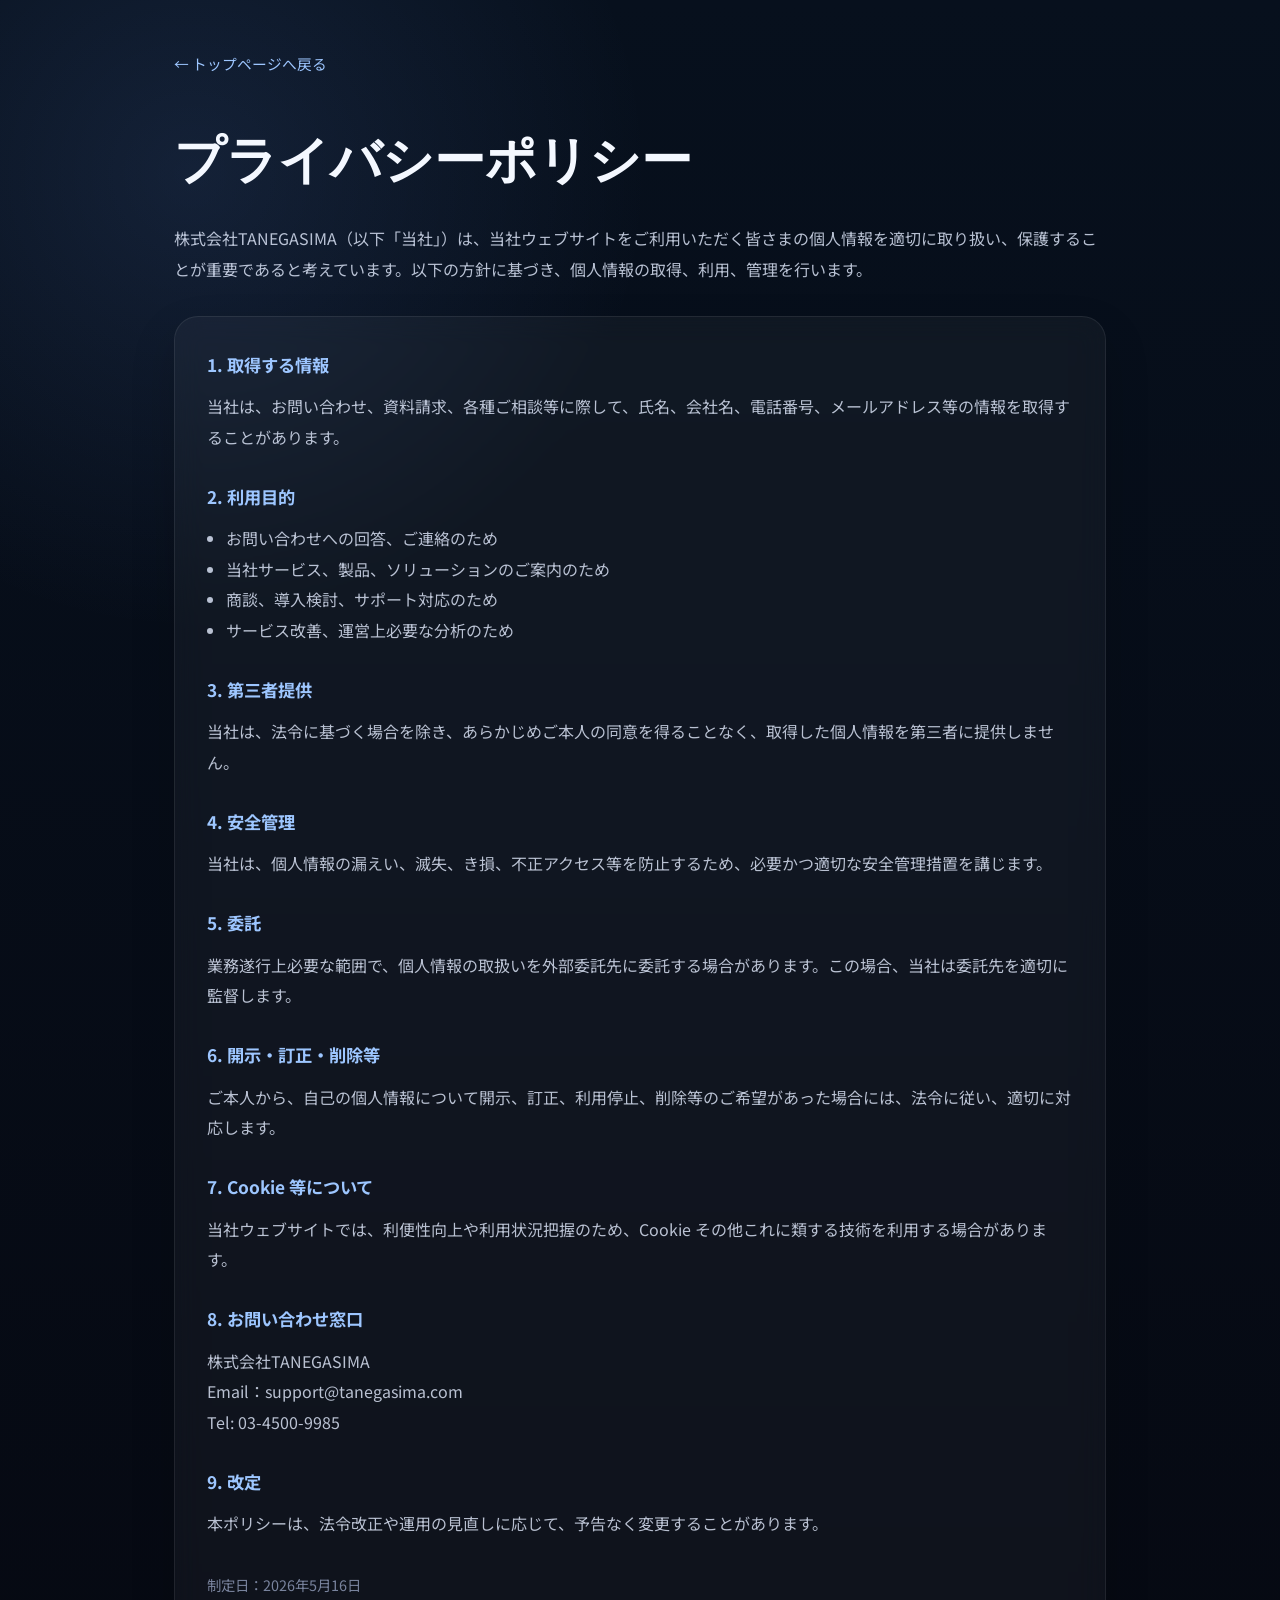
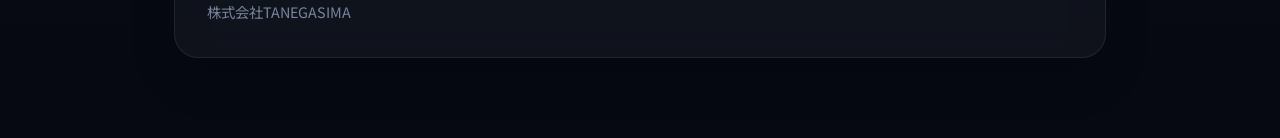
<file: privacy.html>
<!DOCTYPE html>
<html lang="ja">
<head>
<meta charset="UTF-8">
<meta name="viewport" content="width=device-width, initial-scale=1.0">
<title>プライバシーポリシー | 株式会社TANEGASIMA</title>
<meta name="description" content="株式会社TANEGASIMAのプライバシーポリシーです。個人情報の取得、利用目的、管理、第三者提供、お問い合わせ方法について記載しています。">
<meta name="robots" content="index,follow,max-image-preview:large,max-snippet:-1,max-video-preview:-1">
<meta name="theme-color" content="#060912">
<link rel="canonical" href="https://tanegasima.com/privacy.html">
<link rel="alternate" hreflang="ja-JP" href="https://tanegasima.com/privacy.html">
<link rel="icon" type="image/png" href="assets/tanegasima/logo-icon.png">
<meta property="og:locale" content="ja_JP">
<meta property="og:type" content="website">
<meta property="og:site_name" content="TANEGASIMA">
<meta property="og:title" content="プライバシーポリシー | 株式会社TANEGASIMA">
<meta property="og:description" content="株式会社TANEGASIMAのプライバシーポリシーです。">
<meta property="og:url" content="https://tanegasima.com/privacy.html">
<meta property="og:image" content="https://tanegasima.com/assets/tanegasima/logo-icon.png">
<meta name="twitter:card" content="summary">
<meta name="twitter:title" content="プライバシーポリシー | 株式会社TANEGASIMA">
<meta name="twitter:description" content="株式会社TANEGASIMAのプライバシーポリシーです。">
<script src="assets/tanegasima/analytics.js"></script>
<link href="https://fonts.googleapis.com/css2?family=Orbitron:wght@400;500;700;900&family=Noto+Sans+JP:wght@300;400;500;700&display=swap" rel="stylesheet">
<style>
*, *::before, *::after { box-sizing: border-box; margin: 0; padding: 0; }
:root {
  --bg: #060912;
  --bg-soft: #0d1325;
  --card: rgba(255,255,255,0.04);
  --line: rgba(255,255,255,0.08);
  --text: #f4f8ff;
  --text-soft: rgba(228,236,255,0.8);
  --text-muted: rgba(176,190,224,0.66);
  --accent: #9dc6ff;
}
body {
  font-family: 'Noto Sans JP', sans-serif;
  background:
    radial-gradient(circle at 15% 10%, rgba(115,163,255,0.12), transparent 24%),
    linear-gradient(180deg, #07101d 0%, #060912 100%);
  color: var(--text);
  line-height: 1.9;
}
.wrap { max-width: 980px; margin: 0 auto; padding: 3rem 1.5rem 5rem; }
.back {
  display: inline-flex; align-items: center; margin-bottom: 2rem;
  color: var(--accent); text-decoration: none; font-size: 0.92rem;
}
h1 {
  font-family: 'Orbitron', sans-serif;
  font-size: clamp(2rem, 4vw, 3.2rem);
  margin-bottom: 1rem;
}
.lead {
  color: var(--text-soft);
  margin-bottom: 2rem;
}
.card {
  padding: 2rem;
  border-radius: 24px;
  background: var(--card);
  border: 1px solid var(--line);
  box-shadow: 0 20px 44px rgba(0,0,0,0.18);
  backdrop-filter: blur(14px);
}
.section + .section { margin-top: 1.8rem; }
h2 {
  font-size: 1.08rem;
  margin-bottom: 0.6rem;
  color: var(--accent);
}
p, li { color: var(--text-soft); }
ul { padding-left: 1.2rem; }
.meta {
  margin-top: 2rem;
  color: var(--text-muted);
  font-size: 0.9rem;
}
</style>
</head>
<body>
  <div class="wrap">
    <a class="back" href="index.html">← トップページへ戻る</a>
    <h1>プライバシーポリシー</h1>
    <p class="lead">株式会社TANEGASIMA（以下「当社」）は、当社ウェブサイトをご利用いただく皆さまの個人情報を適切に取り扱い、保護することが重要であると考えています。以下の方針に基づき、個人情報の取得、利用、管理を行います。</p>

    <div class="card">
      <div class="section">
        <h2>1. 取得する情報</h2>
        <p>当社は、お問い合わせ、資料請求、各種ご相談等に際して、氏名、会社名、電話番号、メールアドレス等の情報を取得することがあります。</p>
      </div>

      <div class="section">
        <h2>2. 利用目的</h2>
        <ul>
          <li>お問い合わせへの回答、ご連絡のため</li>
          <li>当社サービス、製品、ソリューションのご案内のため</li>
          <li>商談、導入検討、サポート対応のため</li>
          <li>サービス改善、運営上必要な分析のため</li>
        </ul>
      </div>

      <div class="section">
        <h2>3. 第三者提供</h2>
        <p>当社は、法令に基づく場合を除き、あらかじめご本人の同意を得ることなく、取得した個人情報を第三者に提供しません。</p>
      </div>

      <div class="section">
        <h2>4. 安全管理</h2>
        <p>当社は、個人情報の漏えい、滅失、き損、不正アクセス等を防止するため、必要かつ適切な安全管理措置を講じます。</p>
      </div>

      <div class="section">
        <h2>5. 委託</h2>
        <p>業務遂行上必要な範囲で、個人情報の取扱いを外部委託先に委託する場合があります。この場合、当社は委託先を適切に監督します。</p>
      </div>

      <div class="section">
        <h2>6. 開示・訂正・削除等</h2>
        <p>ご本人から、自己の個人情報について開示、訂正、利用停止、削除等のご希望があった場合には、法令に従い、適切に対応します。</p>
      </div>

      <div class="section">
        <h2>7. Cookie 等について</h2>
        <p>当社ウェブサイトでは、利便性向上や利用状況把握のため、Cookie その他これに類する技術を利用する場合があります。</p>
      </div>

      <div class="section">
        <h2>8. お問い合わせ窓口</h2>
        <p>株式会社TANEGASIMA<br>Email：support@tanegasima.com<br>Tel: 03-4500-9985</p>
      </div>

      <div class="section">
        <h2>9. 改定</h2>
        <p>本ポリシーは、法令改正や運用の見直しに応じて、予告なく変更することがあります。</p>
      </div>

      <div class="meta">
        制定日：2026年5月16日<br>
        株式会社TANEGASIMA
      </div>
    </div>
  </div>
</body>
</html>
</file>
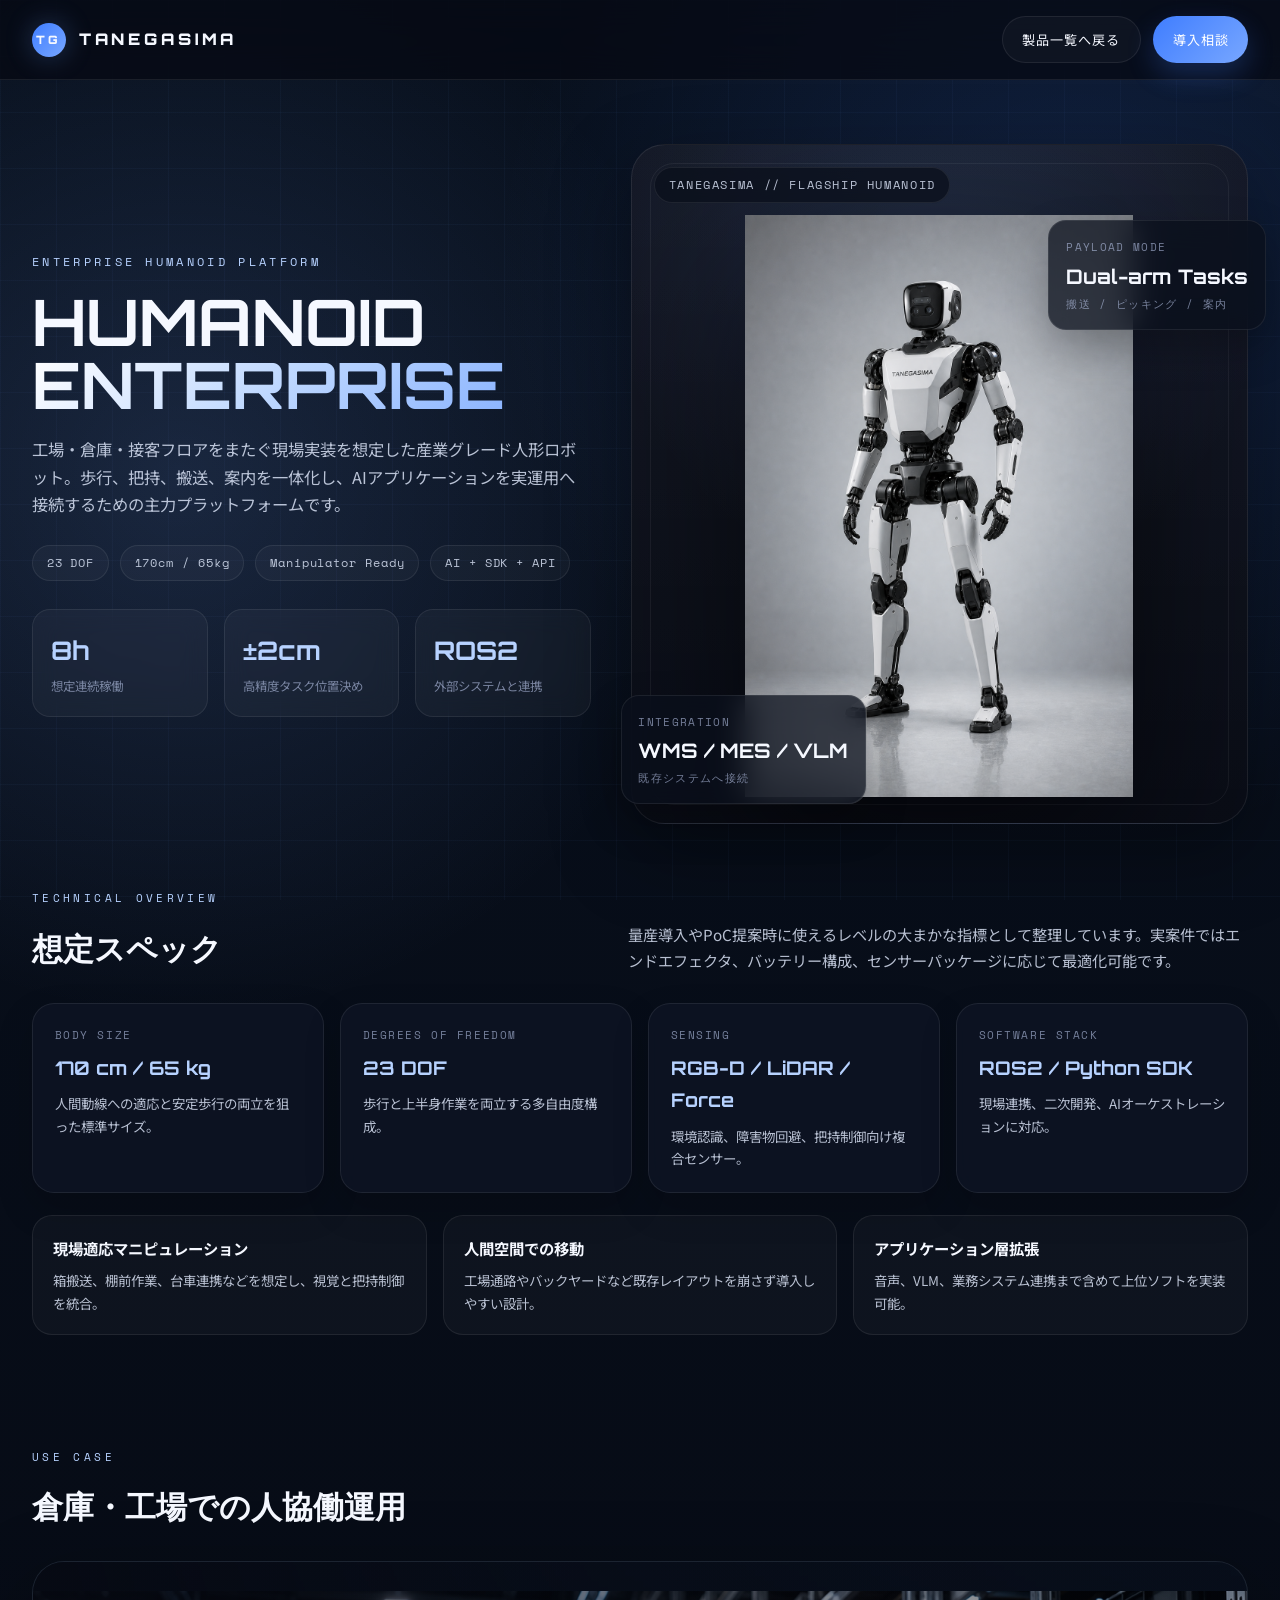
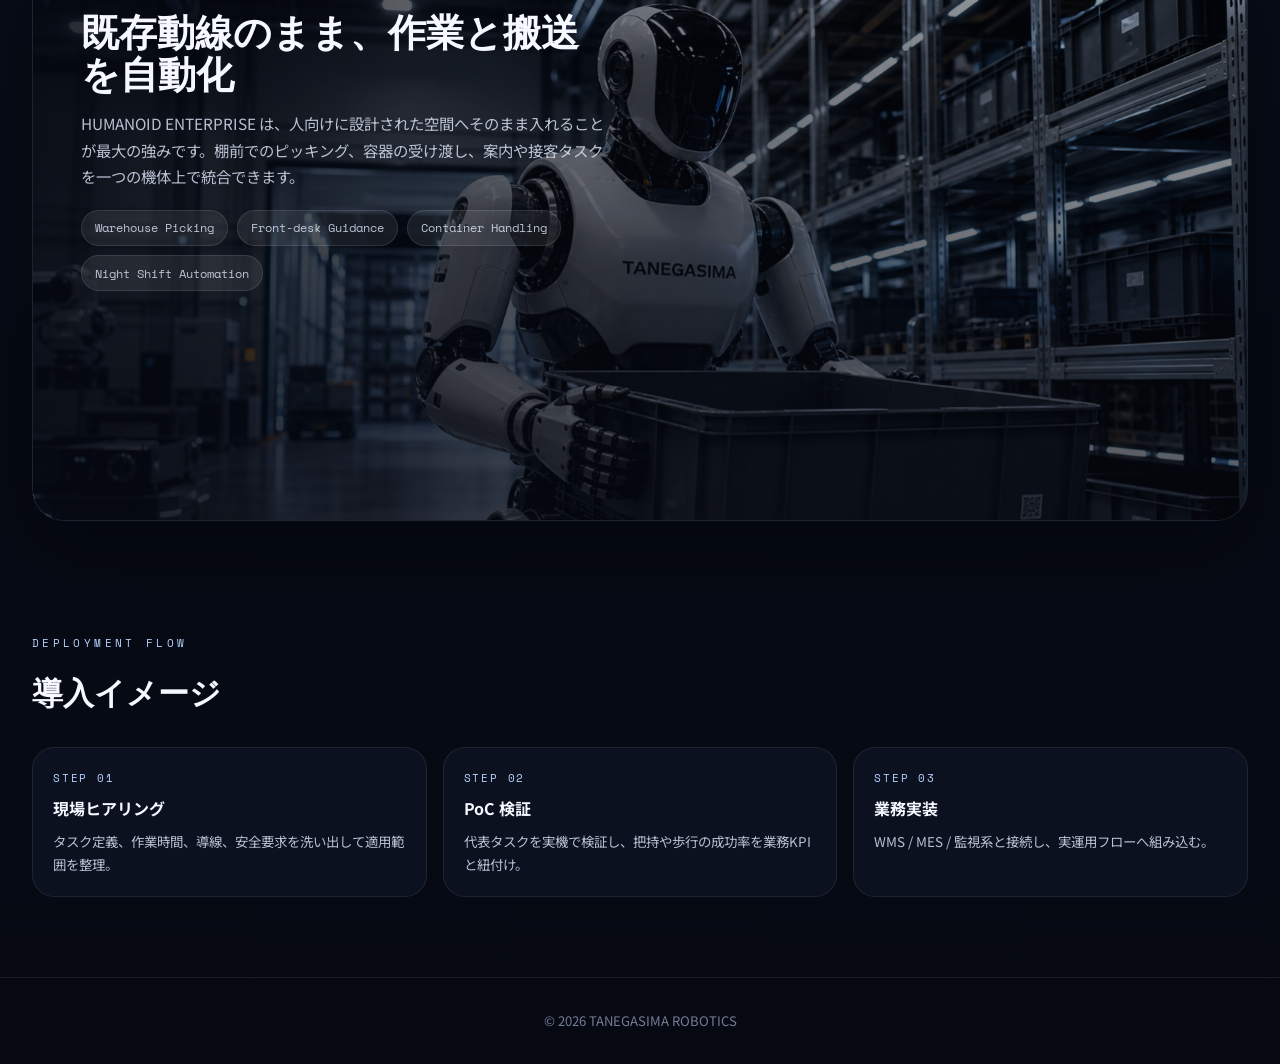
<file: tanegasima-humanoid-enterprise.html>
<!DOCTYPE html>
<html lang="ja">
<head>
<meta charset="UTF-8">
<meta name="viewport" content="width=device-width, initial-scale=1.0">
<title>HUMANOID ENTERPRISE | TANEGASIMA</title>
<meta name="description" content="HUMANOID ENTERPRISE は、工場・倉庫・接客フロアをまたぐ現場実装向けの産業グレード人形ロボットです。歩行、把持、搬送、案内を統合し、AIアプリケーションの実運用を支援します。">
<meta name="robots" content="index,follow,max-image-preview:large,max-snippet:-1,max-video-preview:-1">
<meta name="theme-color" content="#060912">
<link rel="canonical" href="https://tanegasima.com/tanegasima-humanoid-enterprise.html">
<link rel="alternate" hreflang="ja-JP" href="https://tanegasima.com/tanegasima-humanoid-enterprise.html">
<link rel="icon" type="image/png" href="assets/tanegasima/logo-icon.png">
<meta property="og:locale" content="ja_JP">
<meta property="og:type" content="website">
<meta property="og:site_name" content="TANEGASIMA">
<meta property="og:title" content="HUMANOID ENTERPRISE | TANEGASIMA">
<meta property="og:description" content="工場・倉庫・接客フロアをまたぐ現場実装向けの産業グレード人形ロボット。">
<meta property="og:url" content="https://tanegasima.com/tanegasima-humanoid-enterprise.html">
<meta property="og:image" content="https://tanegasima.com/assets/tanegasima/generated/humanoid-enterprise-v2.png">
<meta property="og:image:alt" content="HUMANOID ENTERPRISE by TANEGASIMA">
<meta name="twitter:card" content="summary_large_image">
<meta name="twitter:title" content="HUMANOID ENTERPRISE | TANEGASIMA">
<meta name="twitter:description" content="工場・倉庫・接客フロアをまたぐ現場実装向けの産業グレード人形ロボット。">
<meta name="twitter:image" content="https://tanegasima.com/assets/tanegasima/generated/humanoid-enterprise-v2.png">
<script src="assets/tanegasima/analytics.js"></script>
<link href="https://fonts.googleapis.com/css2?family=Orbitron:wght@400;500;700;900&family=Noto+Sans+JP:wght@300;400;500;700&family=Space+Mono:wght@400;700&display=swap" rel="stylesheet">
<link rel="stylesheet" href="assets/tanegasima/product-detail.css">
<script type="application/ld+json">
{
  "@context": "https://schema.org",
  "@graph": [
    {
      "@type": "WebPage",
      "@id": "https://tanegasima.com/tanegasima-humanoid-enterprise.html#webpage",
      "url": "https://tanegasima.com/tanegasima-humanoid-enterprise.html",
      "name": "HUMANOID ENTERPRISE | TANEGASIMA",
      "description": "工場・倉庫・接客フロアをまたぐ現場実装向けの産業グレード人形ロボット。",
      "inLanguage": "ja-JP",
      "primaryImageOfPage": "https://tanegasima.com/assets/tanegasima/generated/humanoid-enterprise-v2.png"
    },
    {
      "@type": "Service",
      "@id": "https://tanegasima.com/tanegasima-humanoid-enterprise.html#service",
      "name": "HUMANOID ENTERPRISE",
      "description": "工場・倉庫・接客フロアをまたぐ現場実装向けの産業グレード人形ロボット。",
      "serviceType": "Humanoid robotics platform",
      "url": "https://tanegasima.com/tanegasima-humanoid-enterprise.html",
      "image": "https://tanegasima.com/assets/tanegasima/generated/humanoid-enterprise-v2.png",
      "brand": {
        "@type": "Brand",
        "name": "TANEGASIMA"
      },
      "provider": {
        "@type": "Organization",
        "name": "株式会社TANEGASIMA",
        "url": "https://tanegasima.com/"
      },
      "areaServed": "JP"
    }
  ]
}
</script>
</head>
<body>
<div class="grid-bg"></div>
<div class="page-shell">
  <header class="topbar">
    <a class="brand" href="index.html"><span class="brand-mark">TG</span>TANEGASIMA</a>
    <div class="top-actions">
      <a class="action-link-outline" href="index.html#products">製品一覧へ戻る</a>
      <a class="action-link" href="index.html#contact">導入相談</a>
    </div>
  </header>

  <section class="hero">
    <div class="hero-grid">
      <div>
        <div class="eyebrow">Enterprise Humanoid Platform</div>
        <h1 class="title">Humanoid<span>Enterprise</span></h1>
        <p class="subtitle">工場・倉庫・接客フロアをまたぐ現場実装を想定した産業グレード人形ロボット。歩行、把持、搬送、案内を一体化し、AIアプリケーションを実運用へ接続するための主力プラットフォームです。</p>
        <div class="chip-row">
          <span class="chip">23 DOF</span>
          <span class="chip">170cm / 65kg</span>
          <span class="chip">Manipulator Ready</span>
          <span class="chip">AI + SDK + API</span>
        </div>
        <div class="stats">
          <div class="stat"><strong>8h</strong><span>想定連続稼働</span></div>
          <div class="stat"><strong>±2cm</strong><span>高精度タスク位置決め</span></div>
          <div class="stat"><strong>ROS2</strong><span>外部システムと連携</span></div>
        </div>
      </div>
      <div class="hero-visual">
        <div class="hero-panel">
          <div class="hero-label">Tanegasima // Flagship Humanoid</div>
          <img class="hero-image" src="assets/tanegasima/generated/humanoid-enterprise-v2.png" alt="HUMANOID ENTERPRISE">
        </div>
        <div class="hero-float-card float-top"><span>Payload Mode</span><strong>Dual-arm Tasks</strong><span>搬送 / ピッキング / 案内</span></div>
        <div class="hero-float-card float-bottom"><span>Integration</span><strong>WMS / MES / VLM</strong><span>既存システムへ接続</span></div>
      </div>
    </div>
  </section>

  <section class="section reveal">
    <div class="section-head">
      <div>
        <div class="section-tag">Technical Overview</div>
        <h2 class="section-title">想定スペック</h2>
      </div>
      <p class="section-copy">量産導入やPoC提案時に使えるレベルの大まかな指標として整理しています。実案件ではエンドエフェクタ、バッテリー構成、センサーパッケージに応じて最適化可能です。</p>
    </div>
    <div class="spec-grid">
      <div class="spec-card"><small>Body Size</small><strong>170 cm / 65 kg</strong><p>人間動線への適応と安定歩行の両立を狙った標準サイズ。</p></div>
      <div class="spec-card"><small>Degrees of Freedom</small><strong>23 DOF</strong><p>歩行と上半身作業を両立する多自由度構成。</p></div>
      <div class="spec-card"><small>Sensing</small><strong>RGB-D / LiDAR / Force</strong><p>環境認識、障害物回避、把持制御向け複合センサー。</p></div>
      <div class="spec-card"><small>Software Stack</small><strong>ROS2 / Python SDK</strong><p>現場連携、二次開発、AIオーケストレーションに対応。</p></div>
    </div>
    <div class="feature-list">
      <div class="feature"><strong>現場適応マニピュレーション</strong><p>箱搬送、棚前作業、台車連携などを想定し、視覚と把持制御を統合。</p></div>
      <div class="feature"><strong>人間空間での移動</strong><p>工場通路やバックヤードなど既存レイアウトを崩さず導入しやすい設計。</p></div>
      <div class="feature"><strong>アプリケーション層拡張</strong><p>音声、VLM、業務システム連携まで含めて上位ソフトを実装可能。</p></div>
    </div>
  </section>

  <section class="section reveal">
    <div class="section-head">
      <div>
        <div class="section-tag">Use Case</div>
        <h2 class="section-title">倉庫・工場での人協働運用</h2>
      </div>
    </div>
    <div class="scenario">
      <img class="scenario-media" src="assets/tanegasima/usecases/humanoid-enterprise-scene.png" alt="warehouse use case">
      <div class="scenario-content">
        <h3>既存動線のまま、作業と搬送を自動化</h3>
        <p>HUMANOID ENTERPRISE は、人向けに設計された空間へそのまま入れることが最大の強みです。棚前でのピッキング、容器の受け渡し、案内や接客タスクを一つの機体上で統合できます。</p>
        <div class="scenario-points">
          <span>Warehouse Picking</span>
          <span>Front-desk Guidance</span>
          <span>Container Handling</span>
          <span>Night Shift Automation</span>
        </div>
      </div>
    </div>
  </section>

  <section class="section reveal">
    <div class="section-head">
      <div>
        <div class="section-tag">Deployment Flow</div>
        <h2 class="section-title">導入イメージ</h2>
      </div>
    </div>
    <div class="timeline">
      <div class="timeline-step"><small>Step 01</small><strong>現場ヒアリング</strong><p>タスク定義、作業時間、導線、安全要求を洗い出して適用範囲を整理。</p></div>
      <div class="timeline-step"><small>Step 02</small><strong>PoC 検証</strong><p>代表タスクを実機で検証し、把持や歩行の成功率を業務KPIと紐付け。</p></div>
      <div class="timeline-step"><small>Step 03</small><strong>業務実装</strong><p>WMS / MES / 監視系と接続し、実運用フローへ組み込む。</p></div>
    </div>
  </section>

  <footer class="footer">© 2026 TANEGASIMA ROBOTICS</footer>
</div>
<script>
const observer = new IntersectionObserver((entries) => {
  entries.forEach((entry) => {
    if (entry.isIntersecting) entry.target.classList.add('visible');
  });
}, { threshold: 0.14 });
document.querySelectorAll('.reveal').forEach((el) => observer.observe(el));
const scenario = document.querySelector('.scenario');
const onScroll = () => {
  if (!scenario) return;
  const rect = scenario.getBoundingClientRect();
  scenario.style.setProperty('--scroll-shift', `${Math.max(-160, Math.min(160, rect.top - window.innerHeight / 2))}px`);
};
onScroll();
window.addEventListener('scroll', onScroll, { passive: true });
</script>
</body>
</html>
</file>
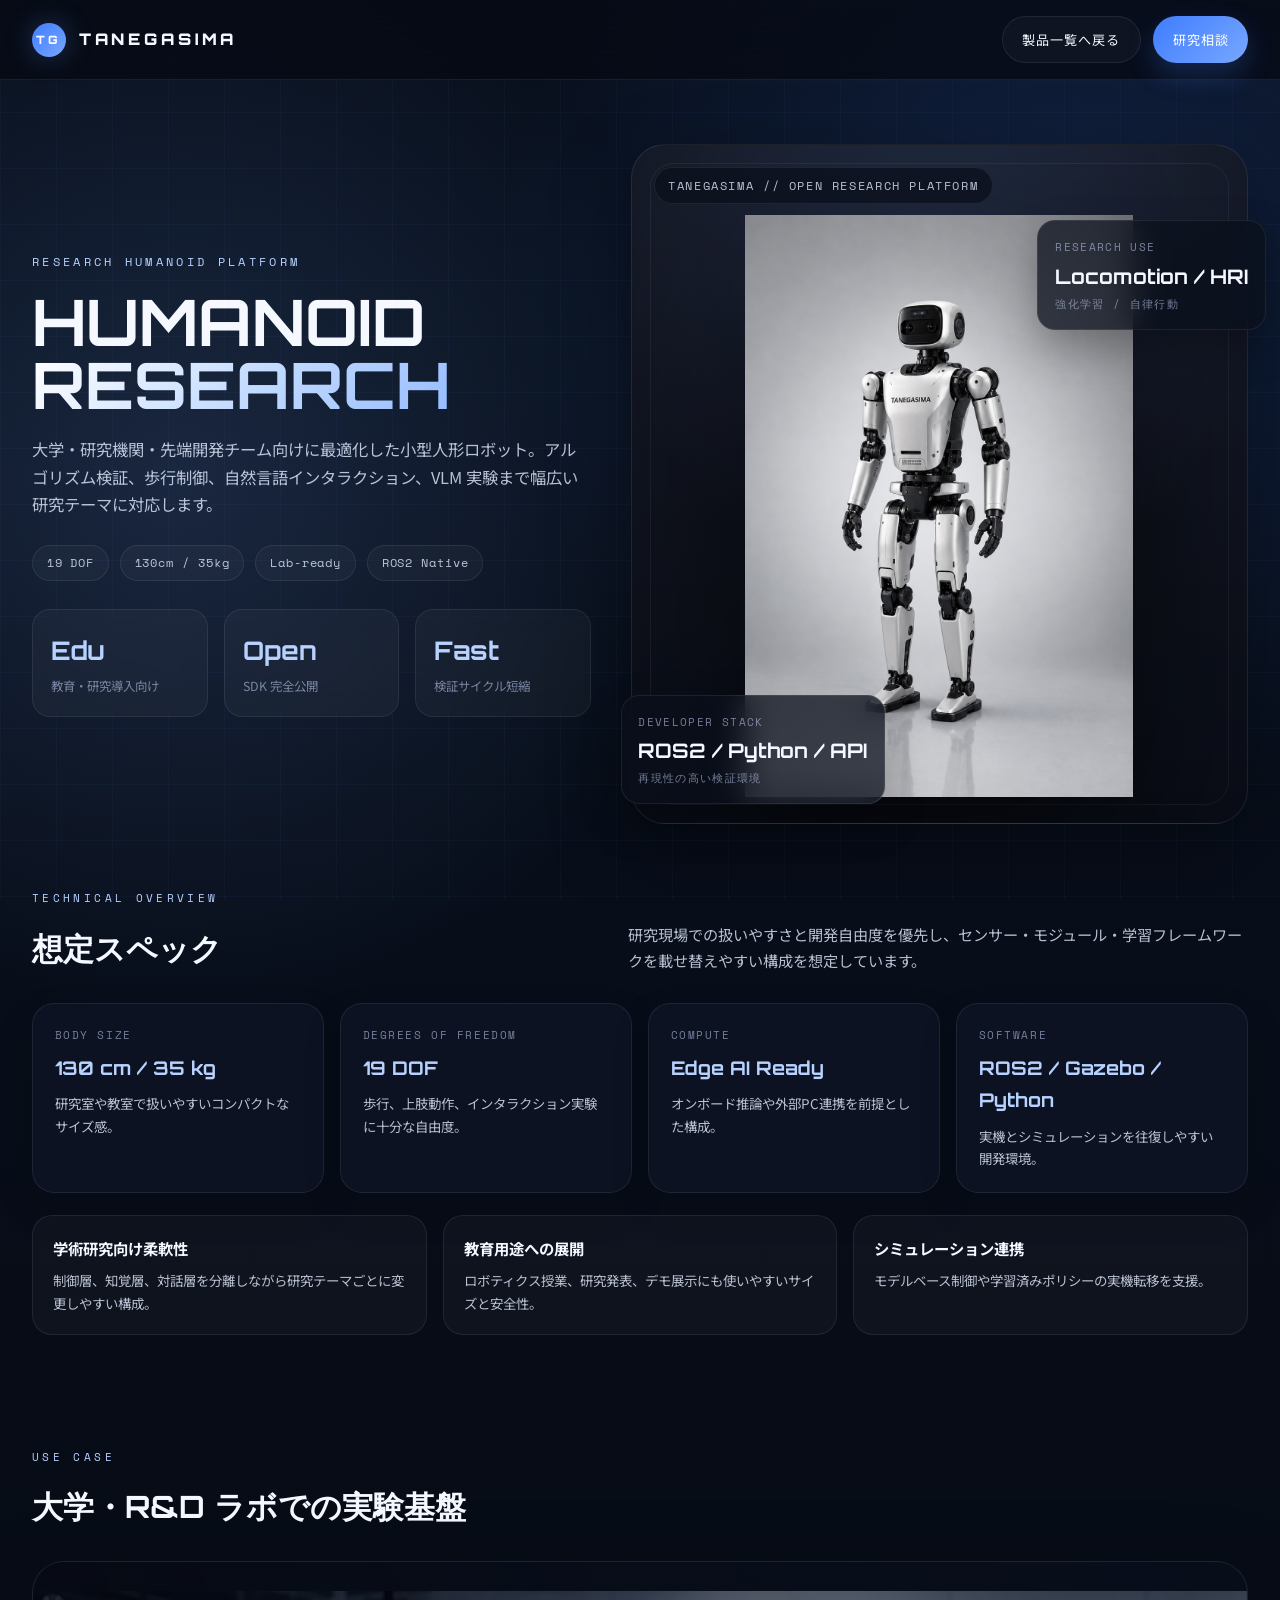
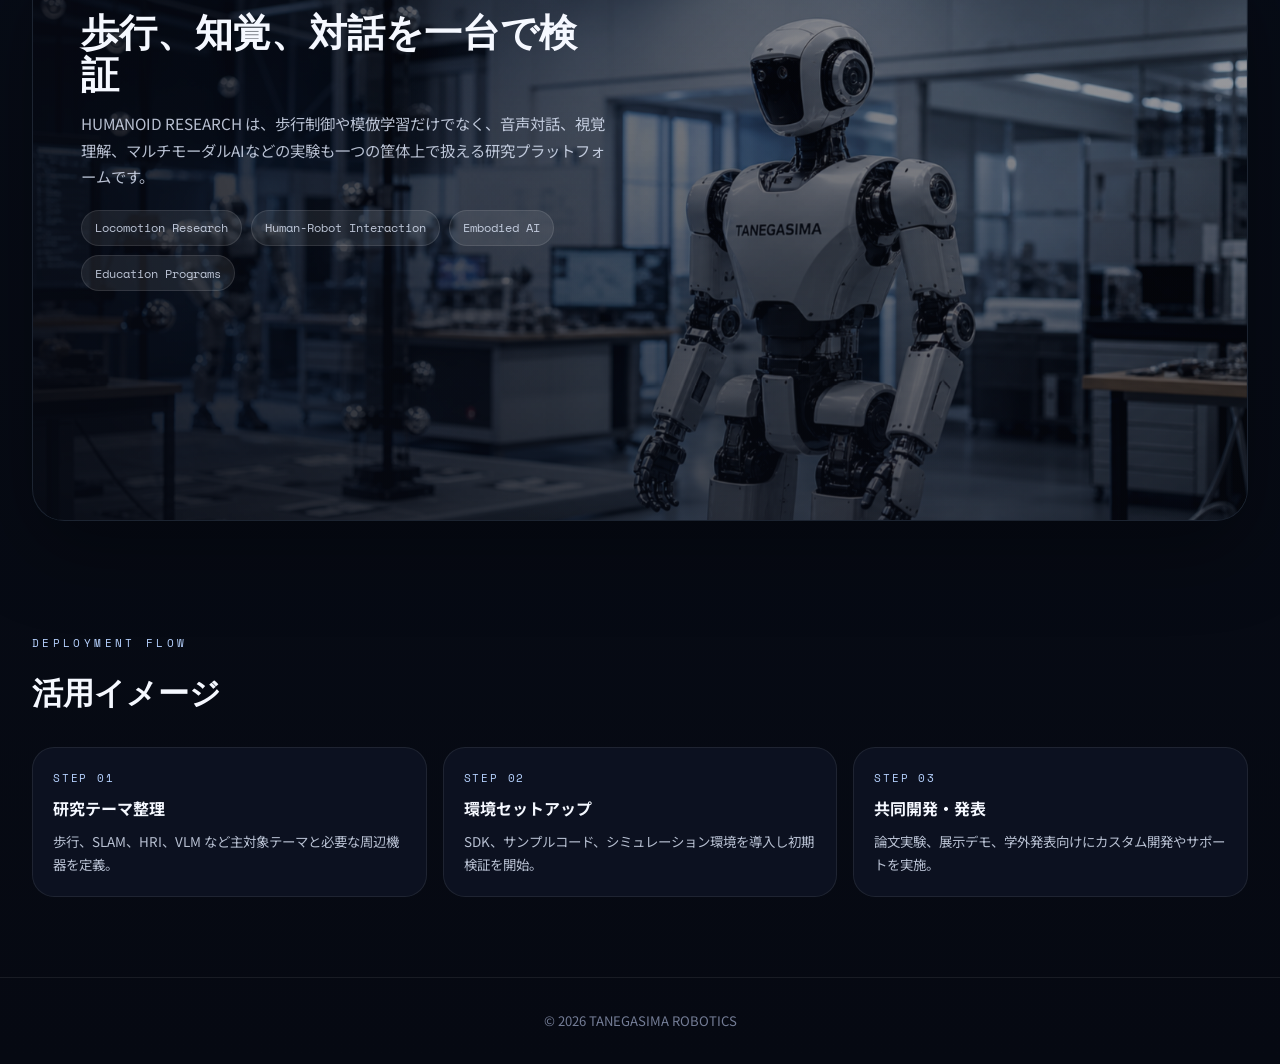
<file: tanegasima-humanoid-research.html>
<!DOCTYPE html>
<html lang="ja">
<head>
<meta charset="UTF-8">
<meta name="viewport" content="width=device-width, initial-scale=1.0">
<title>HUMANOID RESEARCH | TANEGASIMA</title>
<meta name="description" content="HUMANOID RESEARCH は、大学・研究機関・先端開発チーム向けに最適化した小型人形ロボットです。歩行制御、自然言語インタラクション、VLM実験など幅広い研究テーマに対応します。">
<meta name="robots" content="index,follow,max-image-preview:large,max-snippet:-1,max-video-preview:-1">
<meta name="theme-color" content="#060912">
<link rel="canonical" href="https://tanegasima.com/tanegasima-humanoid-research.html">
<link rel="alternate" hreflang="ja-JP" href="https://tanegasima.com/tanegasima-humanoid-research.html">
<link rel="icon" type="image/png" href="assets/tanegasima/logo-icon.png">
<meta property="og:locale" content="ja_JP">
<meta property="og:type" content="website">
<meta property="og:site_name" content="TANEGASIMA">
<meta property="og:title" content="HUMANOID RESEARCH | TANEGASIMA">
<meta property="og:description" content="大学・研究機関・先端開発チーム向けに最適化した小型人形ロボット。">
<meta property="og:url" content="https://tanegasima.com/tanegasima-humanoid-research.html">
<meta property="og:image" content="https://tanegasima.com/assets/tanegasima/generated/humanoid-research-v2.png">
<meta property="og:image:alt" content="HUMANOID RESEARCH by TANEGASIMA">
<meta name="twitter:card" content="summary_large_image">
<meta name="twitter:title" content="HUMANOID RESEARCH | TANEGASIMA">
<meta name="twitter:description" content="大学・研究機関・先端開発チーム向けに最適化した小型人形ロボット。">
<meta name="twitter:image" content="https://tanegasima.com/assets/tanegasima/generated/humanoid-research-v2.png">
<script src="assets/tanegasima/analytics.js"></script>
<link href="https://fonts.googleapis.com/css2?family=Orbitron:wght@400;500;700;900&family=Noto+Sans+JP:wght@300;400;500;700&family=Space+Mono:wght@400;700&display=swap" rel="stylesheet">
<link rel="stylesheet" href="assets/tanegasima/product-detail.css">
<script type="application/ld+json">
{
  "@context": "https://schema.org",
  "@graph": [
    {
      "@type": "WebPage",
      "@id": "https://tanegasima.com/tanegasima-humanoid-research.html#webpage",
      "url": "https://tanegasima.com/tanegasima-humanoid-research.html",
      "name": "HUMANOID RESEARCH | TANEGASIMA",
      "description": "大学・研究機関・先端開発チーム向けに最適化した小型人形ロボット。",
      "inLanguage": "ja-JP",
      "primaryImageOfPage": "https://tanegasima.com/assets/tanegasima/generated/humanoid-research-v2.png"
    },
    {
      "@type": "Service",
      "@id": "https://tanegasima.com/tanegasima-humanoid-research.html#service",
      "name": "HUMANOID RESEARCH",
      "description": "大学・研究機関・先端開発チーム向けに最適化した小型人形ロボット。",
      "serviceType": "Research humanoid robotics platform",
      "url": "https://tanegasima.com/tanegasima-humanoid-research.html",
      "image": "https://tanegasima.com/assets/tanegasima/generated/humanoid-research-v2.png",
      "brand": {
        "@type": "Brand",
        "name": "TANEGASIMA"
      },
      "provider": {
        "@type": "Organization",
        "name": "株式会社TANEGASIMA",
        "url": "https://tanegasima.com/"
      },
      "areaServed": "JP"
    }
  ]
}
</script>
</head>
<body>
<div class="grid-bg"></div>
<div class="page-shell">
  <header class="topbar">
    <a class="brand" href="index.html"><span class="brand-mark">TG</span>TANEGASIMA</a>
    <div class="top-actions">
      <a class="action-link-outline" href="index.html#products">製品一覧へ戻る</a>
      <a class="action-link" href="index.html#contact">研究相談</a>
    </div>
  </header>
  <section class="hero">
    <div class="hero-grid">
      <div>
        <div class="eyebrow">Research Humanoid Platform</div>
        <h1 class="title">Humanoid<span>Research</span></h1>
        <p class="subtitle">大学・研究機関・先端開発チーム向けに最適化した小型人形ロボット。アルゴリズム検証、歩行制御、自然言語インタラクション、VLM 実験まで幅広い研究テーマに対応します。</p>
        <div class="chip-row">
          <span class="chip">19 DOF</span>
          <span class="chip">130cm / 35kg</span>
          <span class="chip">Lab-ready</span>
          <span class="chip">ROS2 Native</span>
        </div>
        <div class="stats">
          <div class="stat"><strong>Edu</strong><span>教育・研究導入向け</span></div>
          <div class="stat"><strong>Open</strong><span>SDK 完全公開</span></div>
          <div class="stat"><strong>Fast</strong><span>検証サイクル短縮</span></div>
        </div>
      </div>
      <div class="hero-visual">
        <div class="hero-panel">
          <div class="hero-label">Tanegasima // Open Research Platform</div>
          <img class="hero-image" src="assets/tanegasima/generated/humanoid-research-v2.png" alt="HUMANOID RESEARCH">
        </div>
        <div class="hero-float-card float-top"><span>Research Use</span><strong>Locomotion / HRI</strong><span>強化学習 / 自律行動</span></div>
        <div class="hero-float-card float-bottom"><span>Developer Stack</span><strong>ROS2 / Python / API</strong><span>再現性の高い検証環境</span></div>
      </div>
    </div>
  </section>
  <section class="section reveal">
    <div class="section-head">
      <div><div class="section-tag">Technical Overview</div><h2 class="section-title">想定スペック</h2></div>
      <p class="section-copy">研究現場での扱いやすさと開発自由度を優先し、センサー・モジュール・学習フレームワークを載せ替えやすい構成を想定しています。</p>
    </div>
    <div class="spec-grid">
      <div class="spec-card"><small>Body Size</small><strong>130 cm / 35 kg</strong><p>研究室や教室で扱いやすいコンパクトなサイズ感。</p></div>
      <div class="spec-card"><small>Degrees of Freedom</small><strong>19 DOF</strong><p>歩行、上肢動作、インタラクション実験に十分な自由度。</p></div>
      <div class="spec-card"><small>Compute</small><strong>Edge AI Ready</strong><p>オンボード推論や外部PC連携を前提とした構成。</p></div>
      <div class="spec-card"><small>Software</small><strong>ROS2 / Gazebo / Python</strong><p>実機とシミュレーションを往復しやすい開発環境。</p></div>
    </div>
    <div class="feature-list">
      <div class="feature"><strong>学術研究向け柔軟性</strong><p>制御層、知覚層、対話層を分離しながら研究テーマごとに変更しやすい構成。</p></div>
      <div class="feature"><strong>教育用途への展開</strong><p>ロボティクス授業、研究発表、デモ展示にも使いやすいサイズと安全性。</p></div>
      <div class="feature"><strong>シミュレーション連携</strong><p>モデルベース制御や学習済みポリシーの実機転移を支援。</p></div>
    </div>
  </section>
  <section class="section reveal">
    <div class="section-head">
      <div><div class="section-tag">Use Case</div><h2 class="section-title">大学・R&D ラボでの実験基盤</h2></div>
    </div>
    <div class="scenario">
      <img class="scenario-media" src="assets/tanegasima/usecases/humanoid-research-scene.png" alt="research lab use case">
      <div class="scenario-content">
        <h3>歩行、知覚、対話を一台で検証</h3>
        <p>HUMANOID RESEARCH は、歩行制御や模倣学習だけでなく、音声対話、視覚理解、マルチモーダルAIなどの実験も一つの筐体上で扱える研究プラットフォームです。</p>
        <div class="scenario-points">
          <span>Locomotion Research</span>
          <span>Human-Robot Interaction</span>
          <span>Embodied AI</span>
          <span>Education Programs</span>
        </div>
      </div>
    </div>
  </section>
  <section class="section reveal">
    <div class="section-head">
      <div><div class="section-tag">Deployment Flow</div><h2 class="section-title">活用イメージ</h2></div>
    </div>
    <div class="timeline">
      <div class="timeline-step"><small>Step 01</small><strong>研究テーマ整理</strong><p>歩行、SLAM、HRI、VLM など主対象テーマと必要な周辺機器を定義。</p></div>
      <div class="timeline-step"><small>Step 02</small><strong>環境セットアップ</strong><p>SDK、サンプルコード、シミュレーション環境を導入し初期検証を開始。</p></div>
      <div class="timeline-step"><small>Step 03</small><strong>共同開発・発表</strong><p>論文実験、展示デモ、学外発表向けにカスタム開発やサポートを実施。</p></div>
    </div>
  </section>
  <footer class="footer">© 2026 TANEGASIMA ROBOTICS</footer>
</div>
<script>
const observer = new IntersectionObserver((entries) => { entries.forEach((entry) => { if (entry.isIntersecting) entry.target.classList.add('visible'); }); }, { threshold: 0.14 });
document.querySelectorAll('.reveal').forEach((el) => observer.observe(el));
const scenario = document.querySelector('.scenario');
const onScroll = () => { if (!scenario) return; const rect = scenario.getBoundingClientRect(); scenario.style.setProperty('--scroll-shift', `${Math.max(-160, Math.min(160, rect.top - window.innerHeight / 2))}px`); };
onScroll(); window.addEventListener('scroll', onScroll, { passive: true });
</script>
</body>
</html>
</file>
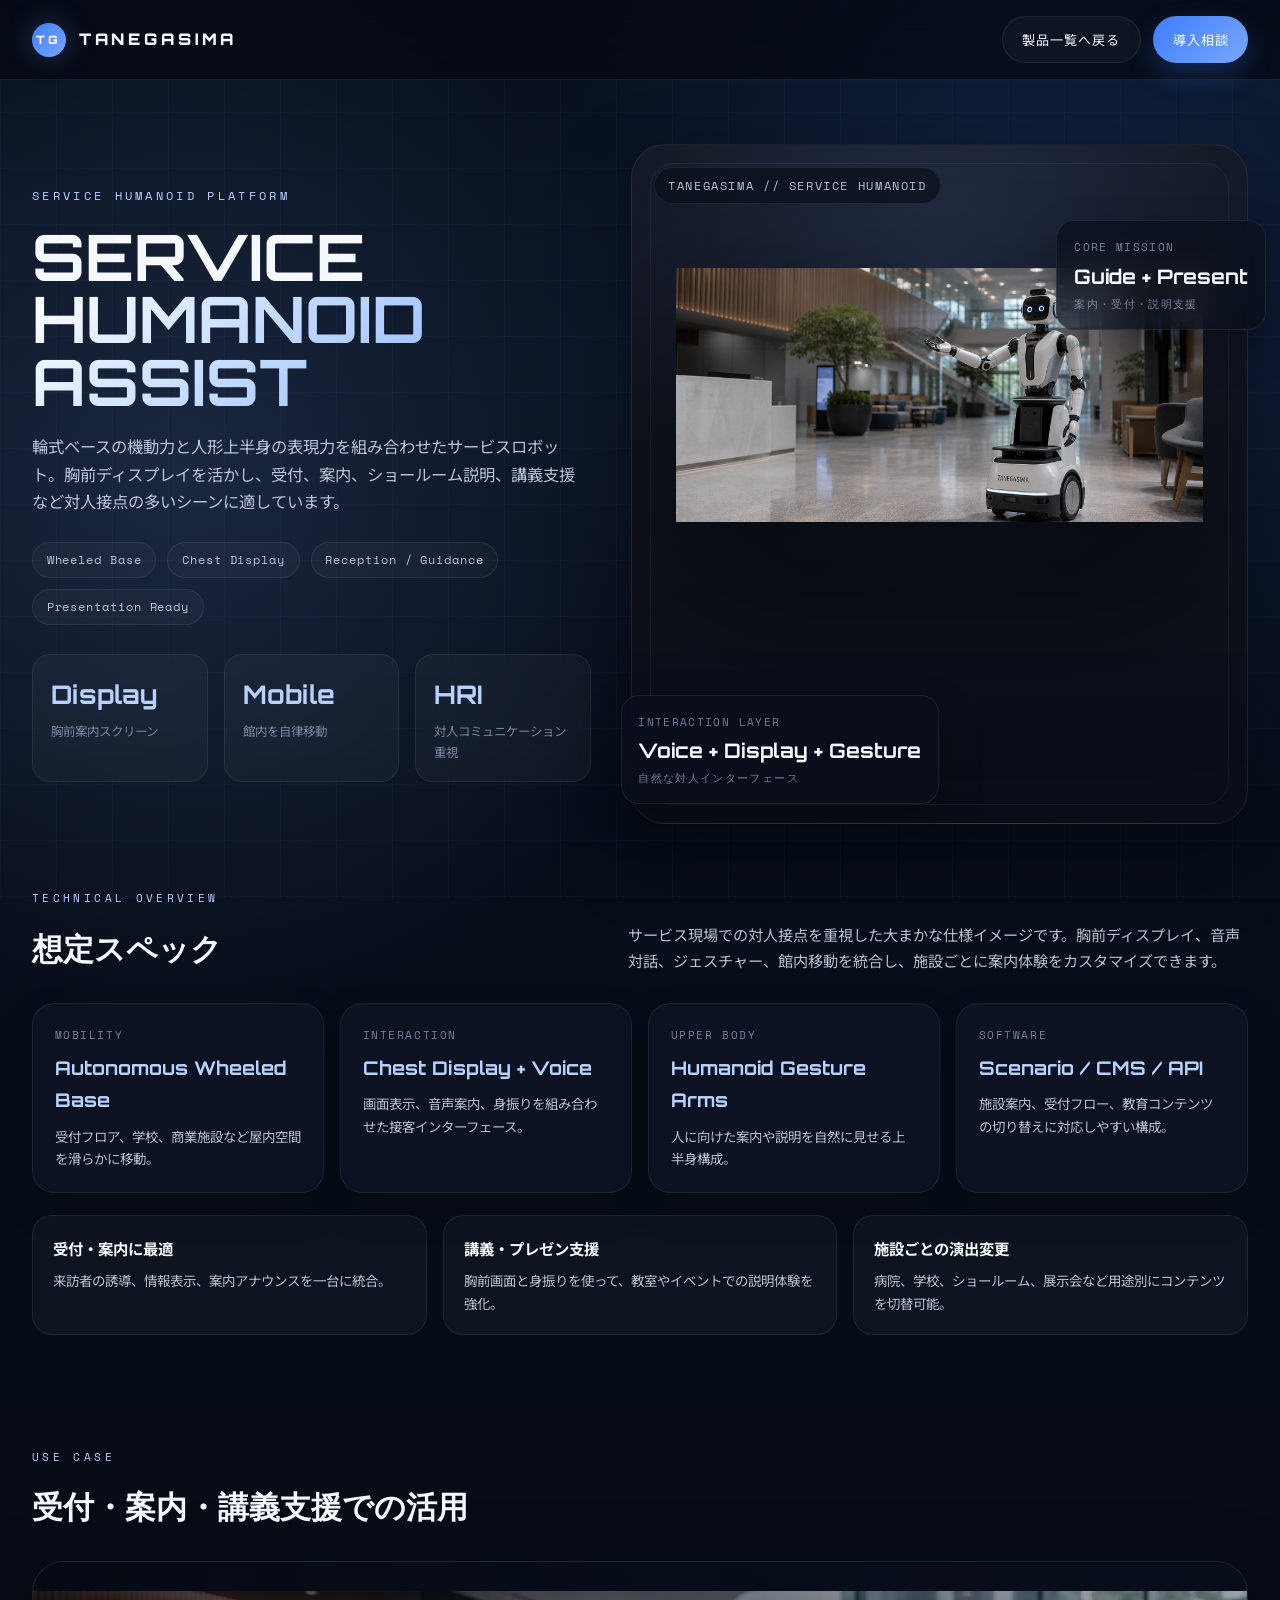
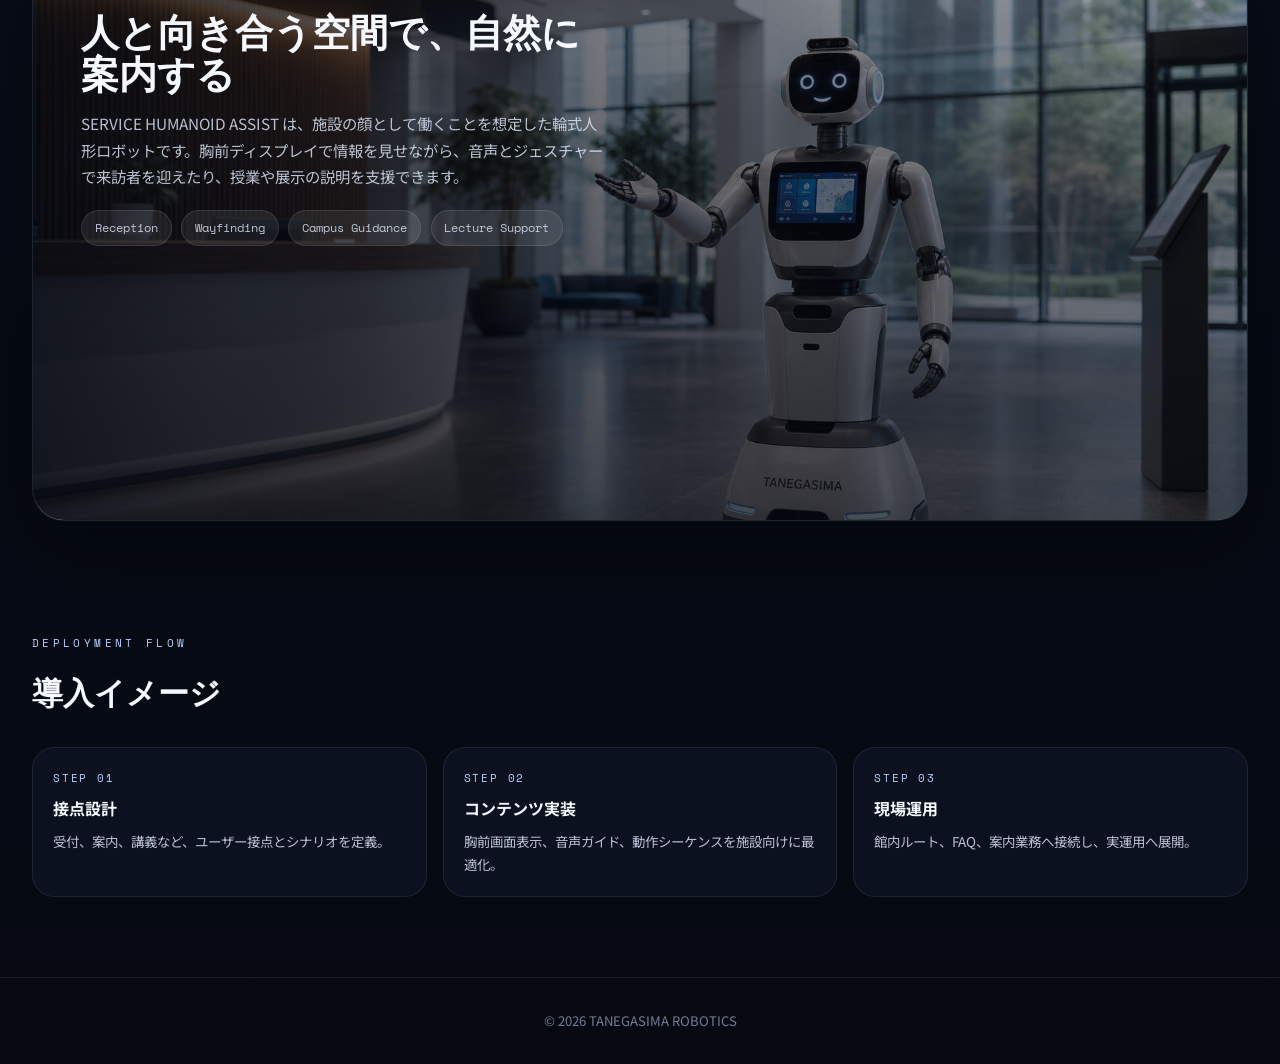
<file: tanegasima-mobile-manipulator.html>
<!DOCTYPE html>
<html lang="ja">
<head>
<meta charset="UTF-8">
<meta name="viewport" content="width=device-width, initial-scale=1.0">
<title>SERVICE HUMANOID ASSIST | TANEGASIMA</title>
<meta name="description" content="SERVICE HUMANOID ASSIST は、輪式ベースと人形上半身を組み合わせたサービスロボットです。胸前ディスプレイを活かし、受付、案内、ショールーム説明、講義支援に適しています。">
<meta name="robots" content="index,follow,max-image-preview:large,max-snippet:-1,max-video-preview:-1">
<meta name="theme-color" content="#060912">
<link rel="canonical" href="https://tanegasima.com/tanegasima-mobile-manipulator.html">
<link rel="alternate" hreflang="ja-JP" href="https://tanegasima.com/tanegasima-mobile-manipulator.html">
<link rel="icon" type="image/png" href="assets/tanegasima/logo-icon.png">
<meta property="og:locale" content="ja_JP">
<meta property="og:type" content="website">
<meta property="og:site_name" content="TANEGASIMA">
<meta property="og:title" content="SERVICE HUMANOID ASSIST | TANEGASIMA">
<meta property="og:description" content="胸前ディスプレイを備えた輪式サービスヒューマノイド。受付、案内、講義支援向け。">
<meta property="og:url" content="https://tanegasima.com/tanegasima-mobile-manipulator.html">
<meta property="og:image" content="https://tanegasima.com/assets/tanegasima/generated/mobile-manipulator-v4.png">
<meta property="og:image:alt" content="SERVICE HUMANOID ASSIST by TANEGASIMA">
<meta name="twitter:card" content="summary_large_image">
<meta name="twitter:title" content="SERVICE HUMANOID ASSIST | TANEGASIMA">
<meta name="twitter:description" content="胸前ディスプレイを備えた輪式サービスヒューマノイド。受付、案内、講義支援向け。">
<meta name="twitter:image" content="https://tanegasima.com/assets/tanegasima/generated/mobile-manipulator-v4.png">
<script src="assets/tanegasima/analytics.js"></script>
<link href="https://fonts.googleapis.com/css2?family=Orbitron:wght@400;500;700;900&family=Noto+Sans+JP:wght@300;400;500;700&family=Space+Mono:wght@400;700&display=swap" rel="stylesheet">
<link rel="stylesheet" href="assets/tanegasima/product-detail.css">
<script type="application/ld+json">
{
  "@context": "https://schema.org",
  "@graph": [
    {
      "@type": "WebPage",
      "@id": "https://tanegasima.com/tanegasima-mobile-manipulator.html#webpage",
      "url": "https://tanegasima.com/tanegasima-mobile-manipulator.html",
      "name": "SERVICE HUMANOID ASSIST | TANEGASIMA",
      "description": "輪式ベースと人形上半身を組み合わせた、受付・案内・講義支援向けサービスロボット。",
      "inLanguage": "ja-JP",
      "primaryImageOfPage": "https://tanegasima.com/assets/tanegasima/generated/mobile-manipulator-v4.png"
    },
    {
      "@type": "Service",
      "@id": "https://tanegasima.com/tanegasima-mobile-manipulator.html#service",
      "name": "SERVICE HUMANOID ASSIST",
      "description": "輪式ベースと人形上半身を組み合わせた、受付・案内・講義支援向けサービスロボット。",
      "serviceType": "Service humanoid robotics platform",
      "url": "https://tanegasima.com/tanegasima-mobile-manipulator.html",
      "image": "https://tanegasima.com/assets/tanegasima/generated/mobile-manipulator-v4.png",
      "brand": {
        "@type": "Brand",
        "name": "TANEGASIMA"
      },
      "provider": {
        "@type": "Organization",
        "name": "株式会社TANEGASIMA",
        "url": "https://tanegasima.com/"
      },
      "areaServed": "JP"
    }
  ]
}
</script>
</head>
<body>
<div class="grid-bg"></div>
<div class="page-shell">
  <header class="topbar">
    <a class="brand" href="index.html"><span class="brand-mark">TG</span>TANEGASIMA</a>
    <div class="top-actions">
      <a class="action-link-outline" href="index.html#products">製品一覧へ戻る</a>
      <a class="action-link" href="index.html#contact">導入相談</a>
    </div>
  </header>
  <section class="hero">
    <div class="hero-grid">
      <div>
        <div class="eyebrow">Service Humanoid Platform</div>
        <h1 class="title">Service<span>Humanoid Assist</span></h1>
        <p class="subtitle">輪式ベースの機動力と人形上半身の表現力を組み合わせたサービスロボット。胸前ディスプレイを活かし、受付、案内、ショールーム説明、講義支援など対人接点の多いシーンに適しています。</p>
        <div class="chip-row">
          <span class="chip">Wheeled Base</span>
          <span class="chip">Chest Display</span>
          <span class="chip">Reception / Guidance</span>
          <span class="chip">Presentation Ready</span>
        </div>
        <div class="stats">
          <div class="stat"><strong>Display</strong><span>胸前案内スクリーン</span></div>
          <div class="stat"><strong>Mobile</strong><span>館内を自律移動</span></div>
          <div class="stat"><strong>HRI</strong><span>対人コミュニケーション重視</span></div>
        </div>
      </div>
      <div class="hero-visual">
        <div class="hero-panel">
          <div class="hero-label">Tanegasima // Service Humanoid</div>
          <img class="hero-image" src="assets/tanegasima/generated/mobile-manipulator-v4.png" alt="SERVICE HUMANOID ASSIST">
        </div>
        <div class="hero-float-card float-top"><span>Core Mission</span><strong>Guide + Present</strong><span>案内・受付・説明支援</span></div>
        <div class="hero-float-card float-bottom"><span>Interaction Layer</span><strong>Voice + Display + Gesture</strong><span>自然な対人インターフェース</span></div>
      </div>
    </div>
  </section>
  <section class="section reveal">
    <div class="section-head">
      <div><div class="section-tag">Technical Overview</div><h2 class="section-title">想定スペック</h2></div>
      <p class="section-copy">サービス現場での対人接点を重視した大まかな仕様イメージです。胸前ディスプレイ、音声対話、ジェスチャー、館内移動を統合し、施設ごとに案内体験をカスタマイズできます。</p>
    </div>
    <div class="spec-grid">
      <div class="spec-card"><small>Mobility</small><strong>Autonomous Wheeled Base</strong><p>受付フロア、学校、商業施設など屋内空間を滑らかに移動。</p></div>
      <div class="spec-card"><small>Interaction</small><strong>Chest Display + Voice</strong><p>画面表示、音声案内、身振りを組み合わせた接客インターフェース。</p></div>
      <div class="spec-card"><small>Upper Body</small><strong>Humanoid Gesture Arms</strong><p>人に向けた案内や説明を自然に見せる上半身構成。</p></div>
      <div class="spec-card"><small>Software</small><strong>Scenario / CMS / API</strong><p>施設案内、受付フロー、教育コンテンツの切り替えに対応しやすい構成。</p></div>
    </div>
    <div class="feature-list">
      <div class="feature"><strong>受付・案内に最適</strong><p>来訪者の誘導、情報表示、案内アナウンスを一台に統合。</p></div>
      <div class="feature"><strong>講義・プレゼン支援</strong><p>胸前画面と身振りを使って、教室やイベントでの説明体験を強化。</p></div>
      <div class="feature"><strong>施設ごとの演出変更</strong><p>病院、学校、ショールーム、展示会など用途別にコンテンツを切替可能。</p></div>
    </div>
  </section>
  <section class="section reveal">
    <div class="section-head">
      <div><div class="section-tag">Use Case</div><h2 class="section-title">受付・案内・講義支援での活用</h2></div>
    </div>
    <div class="scenario">
      <img class="scenario-media" src="assets/tanegasima/usecases/mobile-manipulator-scene-v3.png" alt="service humanoid use case">
      <div class="scenario-content">
        <h3>人と向き合う空間で、自然に案内する</h3>
        <p>SERVICE HUMANOID ASSIST は、施設の顔として働くことを想定した輪式人形ロボットです。胸前ディスプレイで情報を見せながら、音声とジェスチャーで来訪者を迎えたり、授業や展示の説明を支援できます。</p>
        <div class="scenario-points">
          <span>Reception</span>
          <span>Wayfinding</span>
          <span>Campus Guidance</span>
          <span>Lecture Support</span>
        </div>
      </div>
    </div>
  </section>
  <section class="section reveal">
    <div class="section-head">
      <div><div class="section-tag">Deployment Flow</div><h2 class="section-title">導入イメージ</h2></div>
    </div>
    <div class="timeline">
      <div class="timeline-step"><small>Step 01</small><strong>接点設計</strong><p>受付、案内、講義など、ユーザー接点とシナリオを定義。</p></div>
      <div class="timeline-step"><small>Step 02</small><strong>コンテンツ実装</strong><p>胸前画面表示、音声ガイド、動作シーケンスを施設向けに最適化。</p></div>
      <div class="timeline-step"><small>Step 03</small><strong>現場運用</strong><p>館内ルート、FAQ、案内業務へ接続し、実運用へ展開。</p></div>
    </div>
  </section>
  <footer class="footer">© 2026 TANEGASIMA ROBOTICS</footer>
</div>
<script>
const observer = new IntersectionObserver((entries) => { entries.forEach((entry) => { if (entry.isIntersecting) entry.target.classList.add('visible'); }); }, { threshold: 0.14 });
document.querySelectorAll('.reveal').forEach((el) => observer.observe(el));
const scenario = document.querySelector('.scenario');
const onScroll = () => { if (!scenario) return; const rect = scenario.getBoundingClientRect(); scenario.style.setProperty('--scroll-shift', `${Math.max(-160, Math.min(160, rect.top - window.innerHeight / 2))}px`); };
onScroll(); window.addEventListener('scroll', onScroll, { passive: true });
</script>
</body>
</html>
</file>
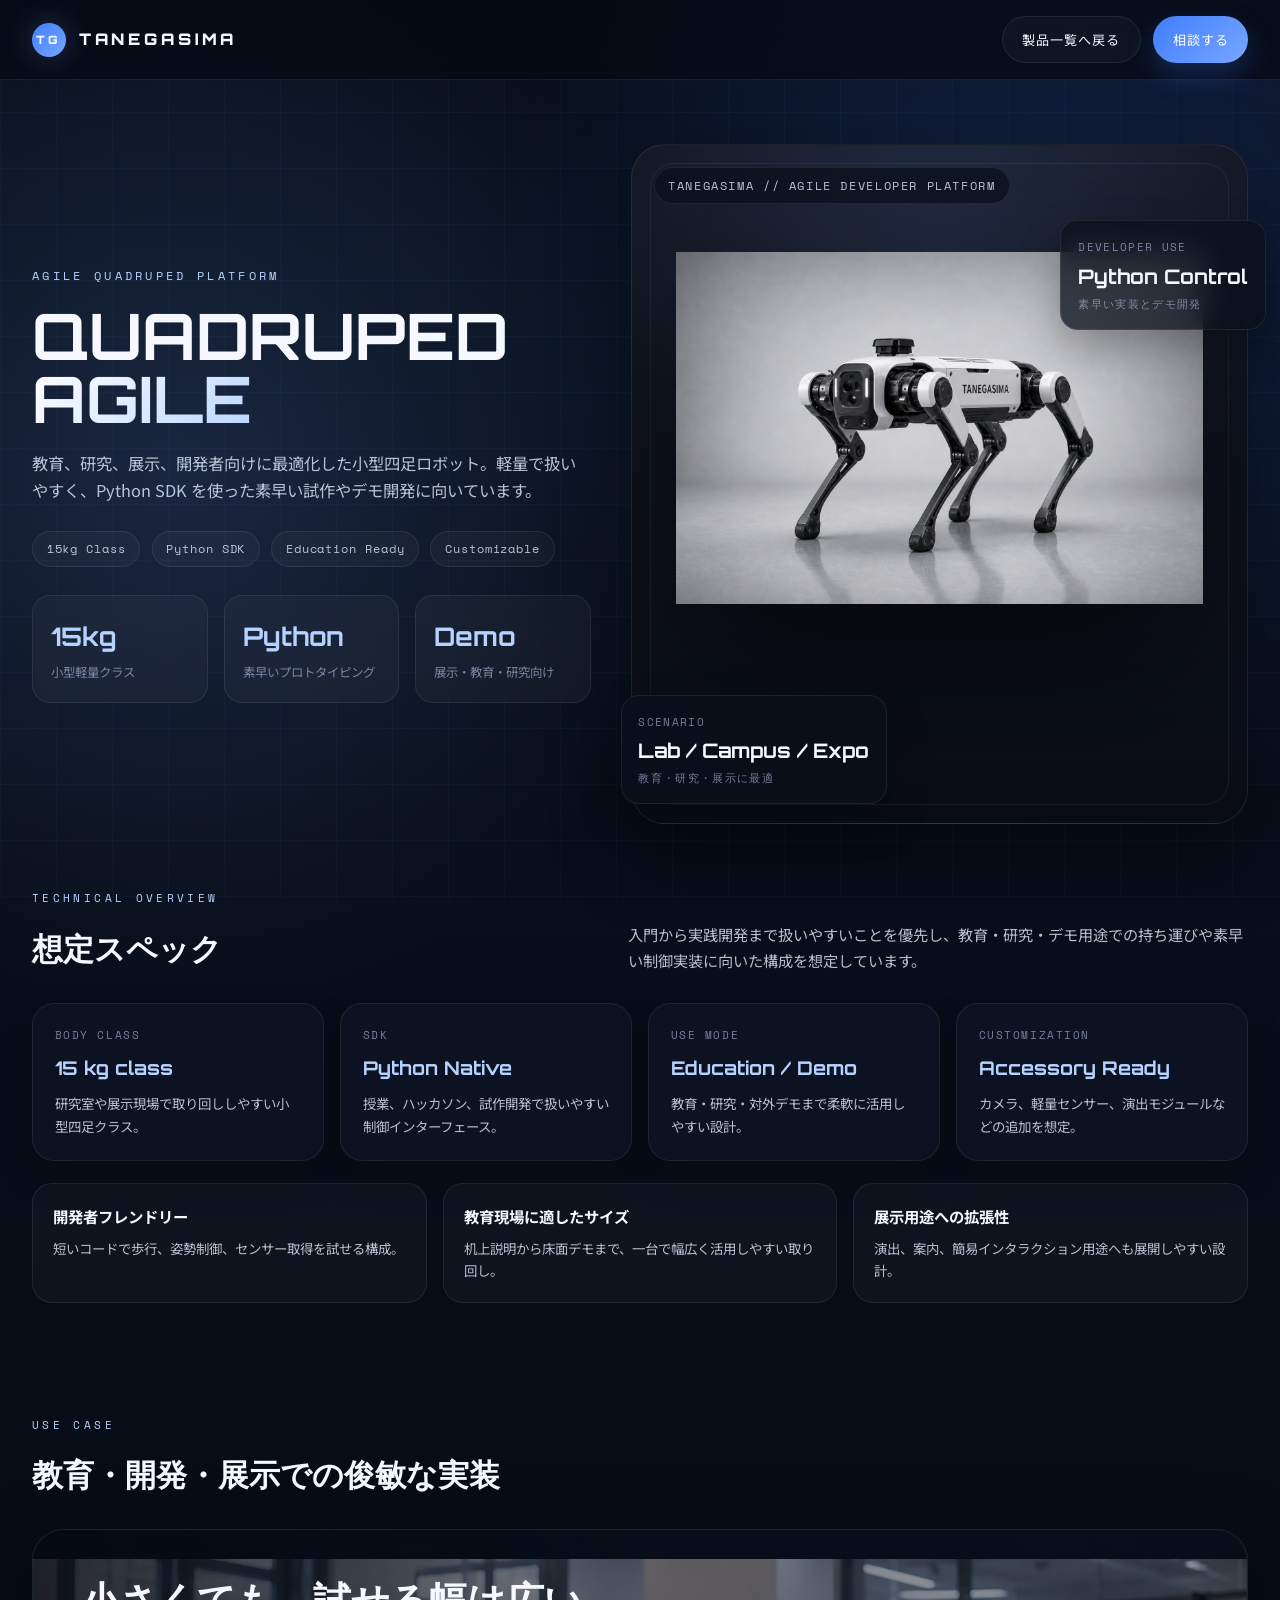
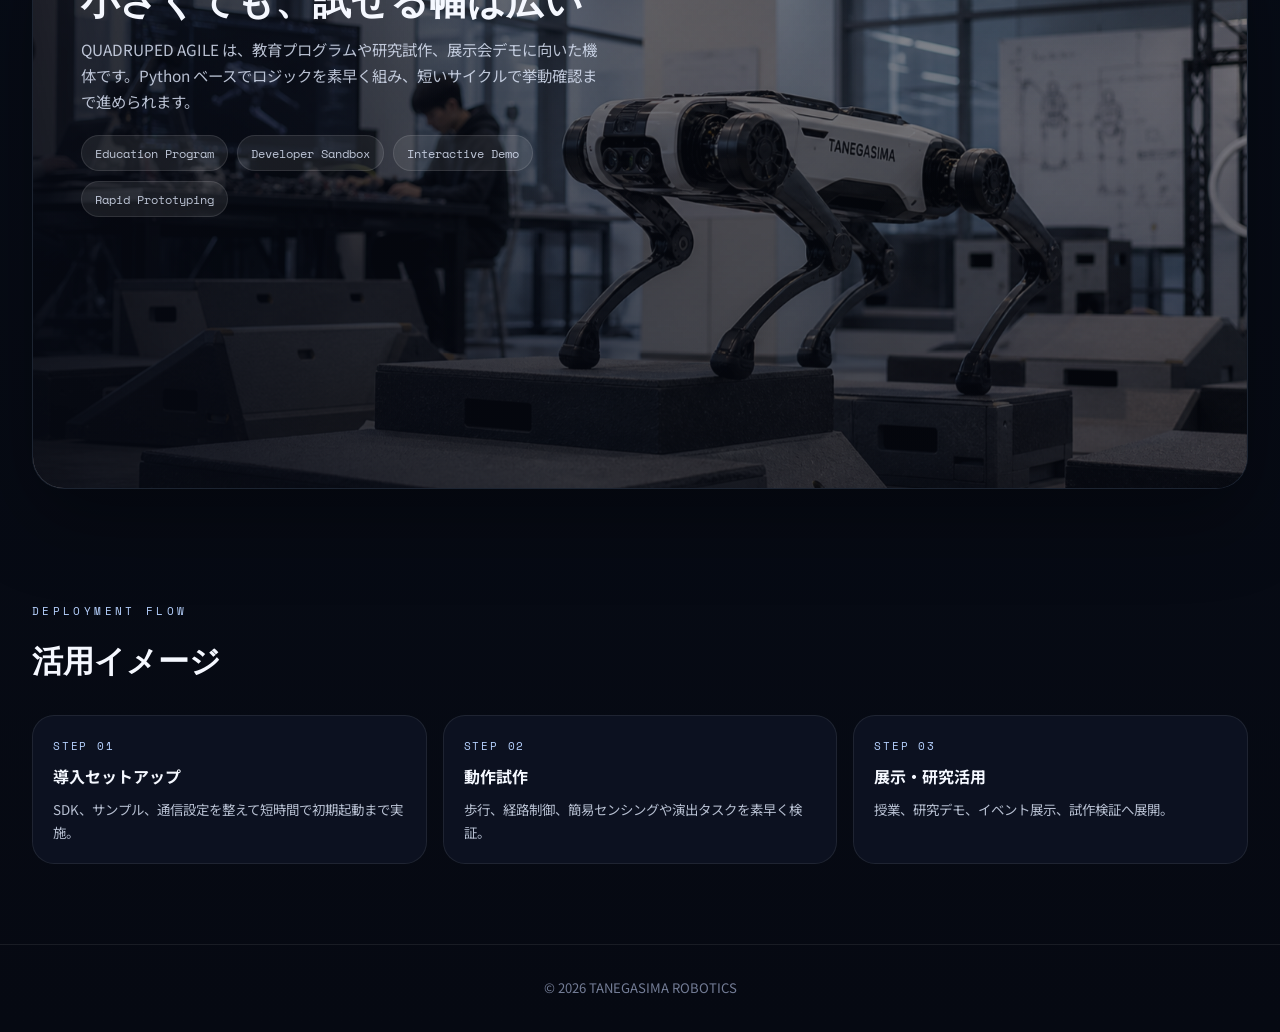
<file: tanegasima-quadruped-agile.html>
<!DOCTYPE html>
<html lang="ja">
<head>
<meta charset="UTF-8">
<meta name="viewport" content="width=device-width, initial-scale=1.0">
<title>QUADRUPED AGILE | TANEGASIMA</title>
<meta name="description" content="QUADRUPED AGILE は、教育、研究、展示、開発者向けに最適化した小型四足ロボットです。Python SDK を使った素早い試作やデモ開発に向いています。">
<meta name="robots" content="index,follow,max-image-preview:large,max-snippet:-1,max-video-preview:-1">
<meta name="theme-color" content="#060912">
<link rel="canonical" href="https://tanegasima.com/tanegasima-quadruped-agile.html">
<link rel="alternate" hreflang="ja-JP" href="https://tanegasima.com/tanegasima-quadruped-agile.html">
<link rel="icon" type="image/png" href="assets/tanegasima/logo-icon.png">
<meta property="og:locale" content="ja_JP">
<meta property="og:type" content="website">
<meta property="og:site_name" content="TANEGASIMA">
<meta property="og:title" content="QUADRUPED AGILE | TANEGASIMA">
<meta property="og:description" content="教育、研究、展示、開発者向けに最適化した小型四足ロボット。">
<meta property="og:url" content="https://tanegasima.com/tanegasima-quadruped-agile.html">
<meta property="og:image" content="https://tanegasima.com/assets/tanegasima/generated/quadruped-agile-v2.png">
<meta property="og:image:alt" content="QUADRUPED AGILE by TANEGASIMA">
<meta name="twitter:card" content="summary_large_image">
<meta name="twitter:title" content="QUADRUPED AGILE | TANEGASIMA">
<meta name="twitter:description" content="教育、研究、展示、開発者向けに最適化した小型四足ロボット。">
<meta name="twitter:image" content="https://tanegasima.com/assets/tanegasima/generated/quadruped-agile-v2.png">
<script src="assets/tanegasima/analytics.js"></script>
<link href="https://fonts.googleapis.com/css2?family=Orbitron:wght@400;500;700;900&family=Noto+Sans+JP:wght@300;400;500;700&family=Space+Mono:wght@400;700&display=swap" rel="stylesheet">
<link rel="stylesheet" href="assets/tanegasima/product-detail.css">
<script type="application/ld+json">
{
  "@context": "https://schema.org",
  "@graph": [
    {
      "@type": "WebPage",
      "@id": "https://tanegasima.com/tanegasima-quadruped-agile.html#webpage",
      "url": "https://tanegasima.com/tanegasima-quadruped-agile.html",
      "name": "QUADRUPED AGILE | TANEGASIMA",
      "description": "教育、研究、展示、開発者向けに最適化した小型四足ロボット。",
      "inLanguage": "ja-JP",
      "primaryImageOfPage": "https://tanegasima.com/assets/tanegasima/generated/quadruped-agile-v2.png"
    },
    {
      "@type": "Service",
      "@id": "https://tanegasima.com/tanegasima-quadruped-agile.html#service",
      "name": "QUADRUPED AGILE",
      "description": "教育、研究、展示、開発者向けに最適化した小型四足ロボット。",
      "serviceType": "Agile quadruped robotics platform",
      "url": "https://tanegasima.com/tanegasima-quadruped-agile.html",
      "image": "https://tanegasima.com/assets/tanegasima/generated/quadruped-agile-v2.png",
      "brand": {
        "@type": "Brand",
        "name": "TANEGASIMA"
      },
      "provider": {
        "@type": "Organization",
        "name": "株式会社TANEGASIMA",
        "url": "https://tanegasima.com/"
      },
      "areaServed": "JP"
    }
  ]
}
</script>
</head>
<body>
<div class="grid-bg"></div>
<div class="page-shell">
  <header class="topbar">
    <a class="brand" href="index.html"><span class="brand-mark">TG</span>TANEGASIMA</a>
    <div class="top-actions">
      <a class="action-link-outline" href="index.html#products">製品一覧へ戻る</a>
      <a class="action-link" href="index.html#contact">相談する</a>
    </div>
  </header>
  <section class="hero">
    <div class="hero-grid">
      <div>
        <div class="eyebrow">Agile Quadruped Platform</div>
        <h1 class="title">Quadruped<span>Agile</span></h1>
        <p class="subtitle">教育、研究、展示、開発者向けに最適化した小型四足ロボット。軽量で扱いやすく、Python SDK を使った素早い試作やデモ開発に向いています。</p>
        <div class="chip-row">
          <span class="chip">15kg Class</span>
          <span class="chip">Python SDK</span>
          <span class="chip">Education Ready</span>
          <span class="chip">Customizable</span>
        </div>
        <div class="stats">
          <div class="stat"><strong>15kg</strong><span>小型軽量クラス</span></div>
          <div class="stat"><strong>Python</strong><span>素早いプロトタイピング</span></div>
          <div class="stat"><strong>Demo</strong><span>展示・教育・研究向け</span></div>
        </div>
      </div>
      <div class="hero-visual">
        <div class="hero-panel">
          <div class="hero-label">Tanegasima // Agile Developer Platform</div>
          <img class="hero-image" src="assets/tanegasima/generated/quadruped-agile-v2.png" alt="QUADRUPED AGILE">
        </div>
        <div class="hero-float-card float-top"><span>Developer Use</span><strong>Python Control</strong><span>素早い実装とデモ開発</span></div>
        <div class="hero-float-card float-bottom"><span>Scenario</span><strong>Lab / Campus / Expo</strong><span>教育・研究・展示に最適</span></div>
      </div>
    </div>
  </section>
  <section class="section reveal">
    <div class="section-head">
      <div><div class="section-tag">Technical Overview</div><h2 class="section-title">想定スペック</h2></div>
      <p class="section-copy">入門から実践開発まで扱いやすいことを優先し、教育・研究・デモ用途での持ち運びや素早い制御実装に向いた構成を想定しています。</p>
    </div>
    <div class="spec-grid">
      <div class="spec-card"><small>Body Class</small><strong>15 kg class</strong><p>研究室や展示現場で取り回ししやすい小型四足クラス。</p></div>
      <div class="spec-card"><small>SDK</small><strong>Python Native</strong><p>授業、ハッカソン、試作開発で扱いやすい制御インターフェース。</p></div>
      <div class="spec-card"><small>Use Mode</small><strong>Education / Demo</strong><p>教育・研究・対外デモまで柔軟に活用しやすい設計。</p></div>
      <div class="spec-card"><small>Customization</small><strong>Accessory Ready</strong><p>カメラ、軽量センサー、演出モジュールなどの追加を想定。</p></div>
    </div>
    <div class="feature-list">
      <div class="feature"><strong>開発者フレンドリー</strong><p>短いコードで歩行、姿勢制御、センサー取得を試せる構成。</p></div>
      <div class="feature"><strong>教育現場に適したサイズ</strong><p>机上説明から床面デモまで、一台で幅広く活用しやすい取り回し。</p></div>
      <div class="feature"><strong>展示用途への拡張性</strong><p>演出、案内、簡易インタラクション用途へも展開しやすい設計。</p></div>
    </div>
  </section>
  <section class="section reveal">
    <div class="section-head">
      <div><div class="section-tag">Use Case</div><h2 class="section-title">教育・開発・展示での俊敏な実装</h2></div>
    </div>
    <div class="scenario">
      <img class="scenario-media" src="assets/tanegasima/usecases/quadruped-agile-scene.png" alt="agile quadruped use case">
      <div class="scenario-content">
        <h3>小さくても、試せる幅は広い</h3>
        <p>QUADRUPED AGILE は、教育プログラムや研究試作、展示会デモに向いた機体です。Python ベースでロジックを素早く組み、短いサイクルで挙動確認まで進められます。</p>
        <div class="scenario-points">
          <span>Education Program</span>
          <span>Developer Sandbox</span>
          <span>Interactive Demo</span>
          <span>Rapid Prototyping</span>
        </div>
      </div>
    </div>
  </section>
  <section class="section reveal">
    <div class="section-head">
      <div><div class="section-tag">Deployment Flow</div><h2 class="section-title">活用イメージ</h2></div>
    </div>
    <div class="timeline">
      <div class="timeline-step"><small>Step 01</small><strong>導入セットアップ</strong><p>SDK、サンプル、通信設定を整えて短時間で初期起動まで実施。</p></div>
      <div class="timeline-step"><small>Step 02</small><strong>動作試作</strong><p>歩行、経路制御、簡易センシングや演出タスクを素早く検証。</p></div>
      <div class="timeline-step"><small>Step 03</small><strong>展示・研究活用</strong><p>授業、研究デモ、イベント展示、試作検証へ展開。</p></div>
    </div>
  </section>
  <footer class="footer">© 2026 TANEGASIMA ROBOTICS</footer>
</div>
<script>
const observer = new IntersectionObserver((entries) => { entries.forEach((entry) => { if (entry.isIntersecting) entry.target.classList.add('visible'); }); }, { threshold: 0.14 });
document.querySelectorAll('.reveal').forEach((el) => observer.observe(el));
const scenario = document.querySelector('.scenario');
const onScroll = () => { if (!scenario) return; const rect = scenario.getBoundingClientRect(); scenario.style.setProperty('--scroll-shift', `${Math.max(-160, Math.min(160, rect.top - window.innerHeight / 2))}px`); };
onScroll(); window.addEventListener('scroll', onScroll, { passive: true });
</script>
</body>
</html>
</file>
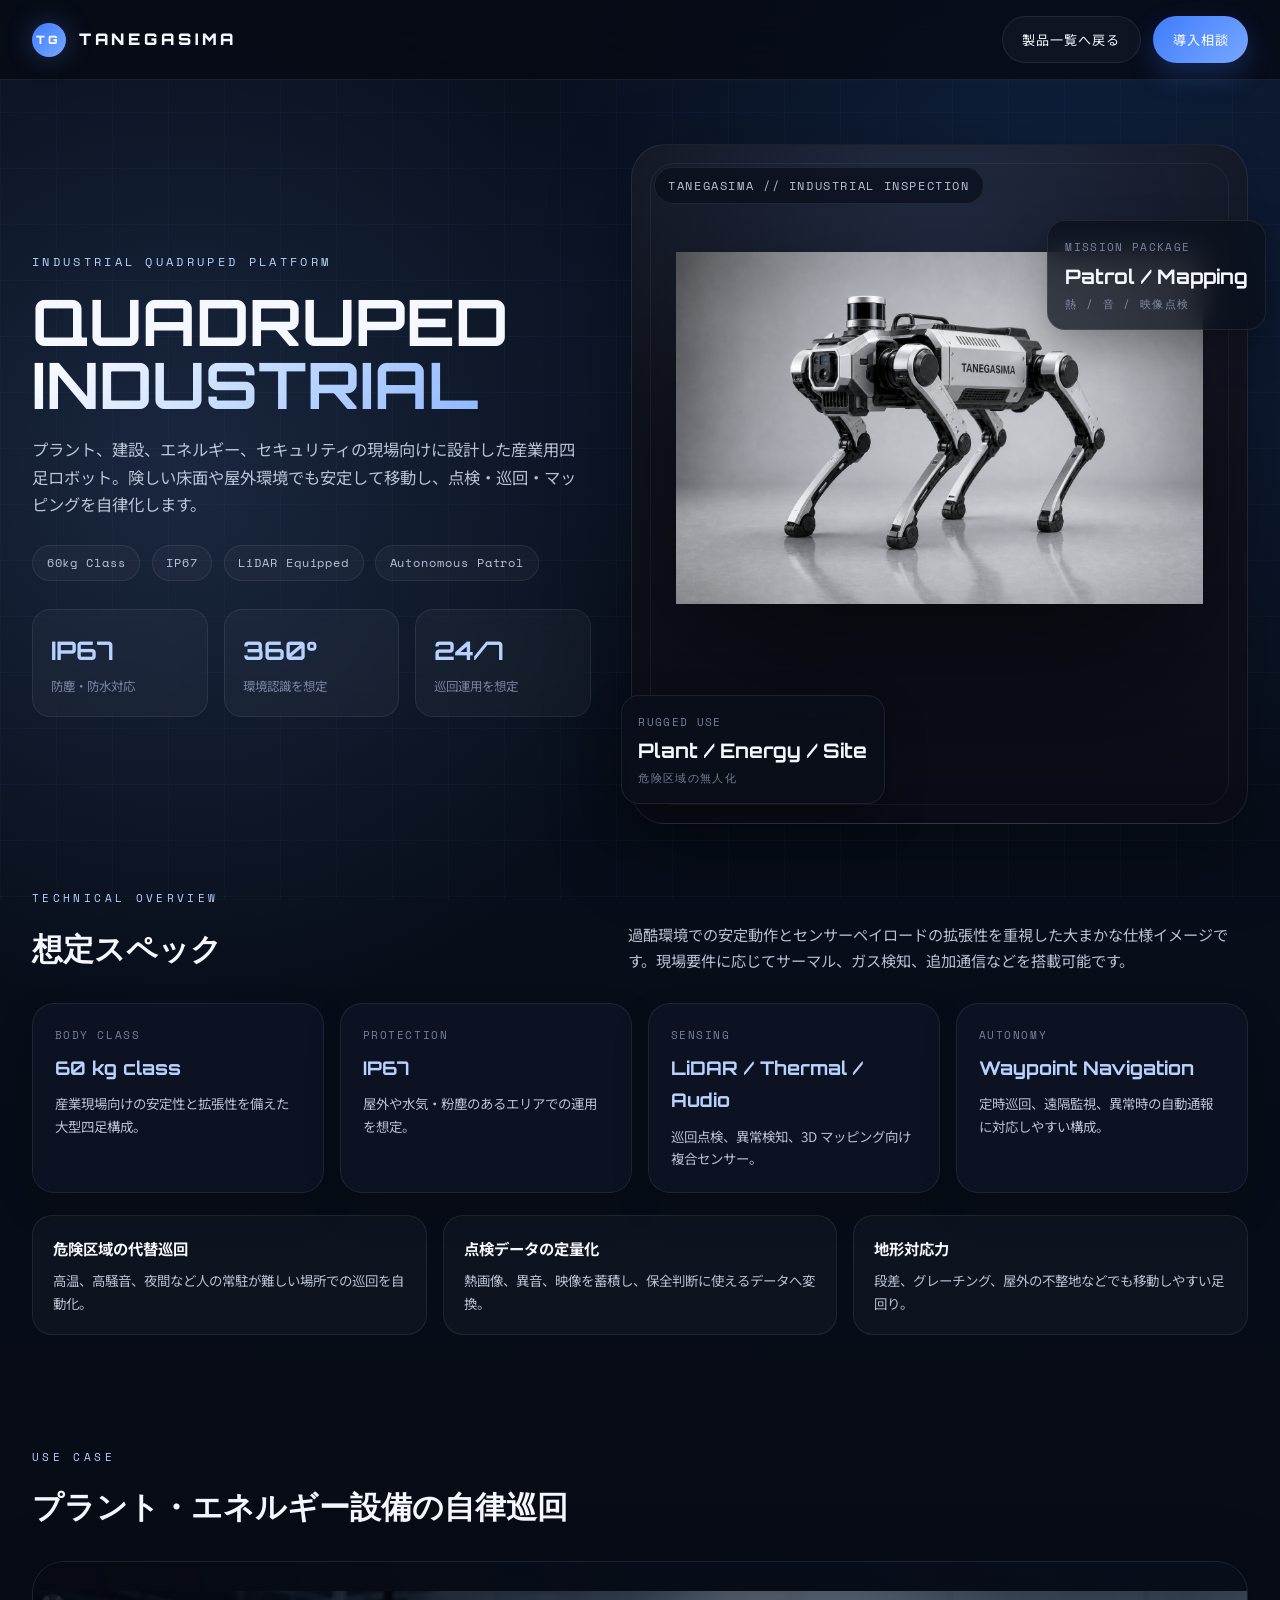
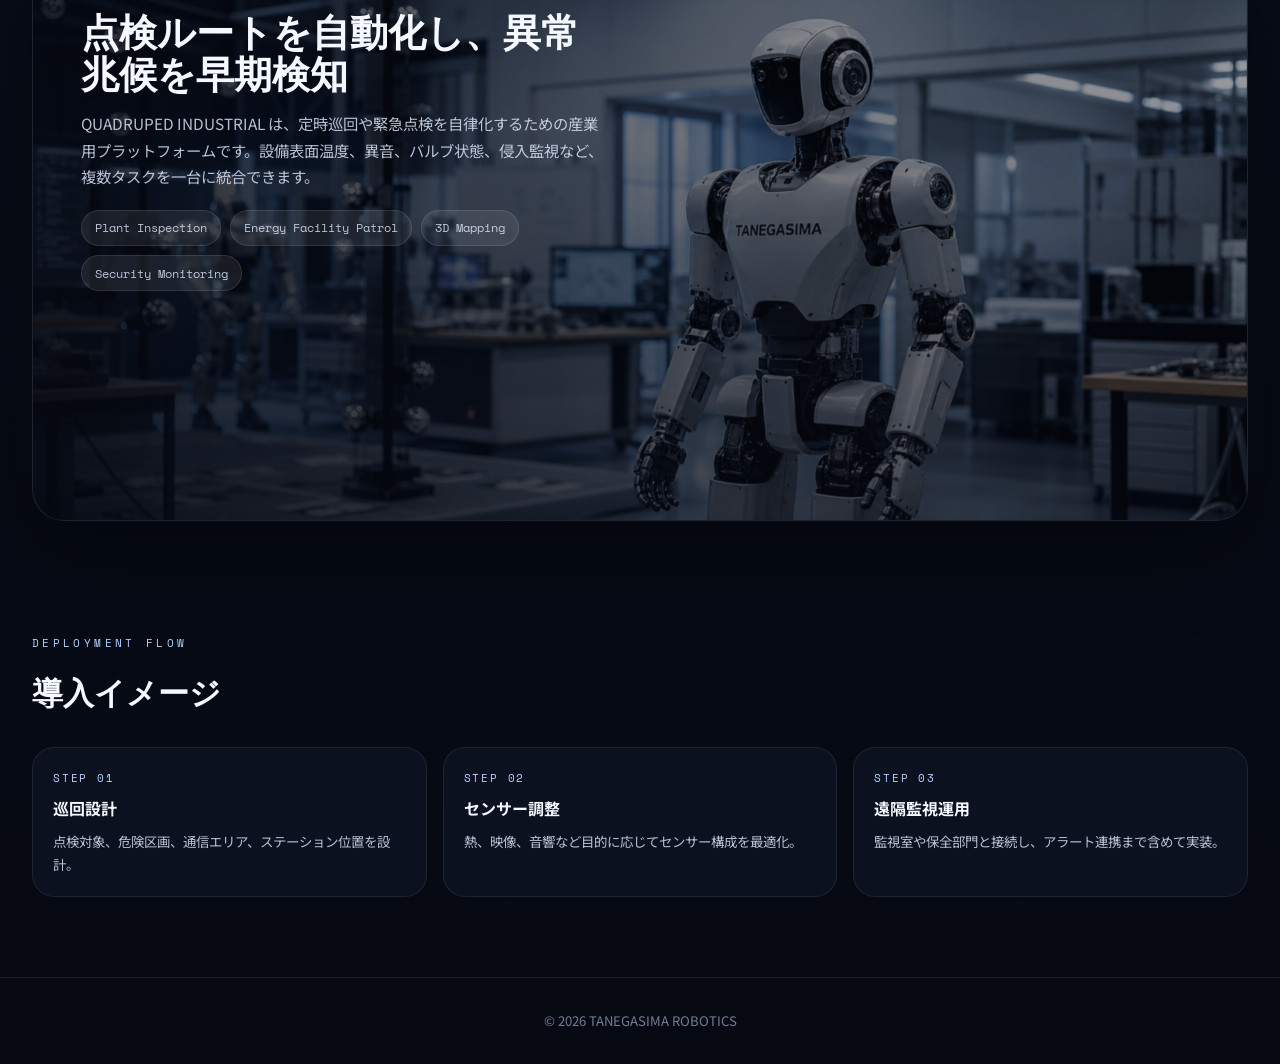
<file: tanegasima-quadruped-industrial.html>
<!DOCTYPE html>
<html lang="ja">
<head>
<meta charset="UTF-8">
<meta name="viewport" content="width=device-width, initial-scale=1.0">
<title>QUADRUPED INDUSTRIAL | TANEGASIMA</title>
<meta name="description" content="QUADRUPED INDUSTRIAL は、プラント、建設、エネルギー、セキュリティ向けの産業用四足ロボットです。点検、巡回、マッピングを自律化し、危険区域の無人化を支援します。">
<meta name="robots" content="index,follow,max-image-preview:large,max-snippet:-1,max-video-preview:-1">
<meta name="theme-color" content="#060912">
<link rel="canonical" href="https://tanegasima.com/tanegasima-quadruped-industrial.html">
<link rel="alternate" hreflang="ja-JP" href="https://tanegasima.com/tanegasima-quadruped-industrial.html">
<link rel="icon" type="image/png" href="assets/tanegasima/logo-icon.png">
<meta property="og:locale" content="ja_JP">
<meta property="og:type" content="website">
<meta property="og:site_name" content="TANEGASIMA">
<meta property="og:title" content="QUADRUPED INDUSTRIAL | TANEGASIMA">
<meta property="og:description" content="プラント、建設、エネルギー、セキュリティ向けの産業用四足ロボット。">
<meta property="og:url" content="https://tanegasima.com/tanegasima-quadruped-industrial.html">
<meta property="og:image" content="https://tanegasima.com/assets/tanegasima/generated/quadruped-industrial-v2.png">
<meta property="og:image:alt" content="QUADRUPED INDUSTRIAL by TANEGASIMA">
<meta name="twitter:card" content="summary_large_image">
<meta name="twitter:title" content="QUADRUPED INDUSTRIAL | TANEGASIMA">
<meta name="twitter:description" content="プラント、建設、エネルギー、セキュリティ向けの産業用四足ロボット。">
<meta name="twitter:image" content="https://tanegasima.com/assets/tanegasima/generated/quadruped-industrial-v2.png">
<script src="assets/tanegasima/analytics.js"></script>
<link href="https://fonts.googleapis.com/css2?family=Orbitron:wght@400;500;700;900&family=Noto+Sans+JP:wght@300;400;500;700&family=Space+Mono:wght@400;700&display=swap" rel="stylesheet">
<link rel="stylesheet" href="assets/tanegasima/product-detail.css">
<script type="application/ld+json">
{
  "@context": "https://schema.org",
  "@graph": [
    {
      "@type": "WebPage",
      "@id": "https://tanegasima.com/tanegasima-quadruped-industrial.html#webpage",
      "url": "https://tanegasima.com/tanegasima-quadruped-industrial.html",
      "name": "QUADRUPED INDUSTRIAL | TANEGASIMA",
      "description": "プラント、建設、エネルギー、セキュリティ向けの産業用四足ロボット。",
      "inLanguage": "ja-JP",
      "primaryImageOfPage": "https://tanegasima.com/assets/tanegasima/generated/quadruped-industrial-v2.png"
    },
    {
      "@type": "Service",
      "@id": "https://tanegasima.com/tanegasima-quadruped-industrial.html#service",
      "name": "QUADRUPED INDUSTRIAL",
      "description": "プラント、建設、エネルギー、セキュリティ向けの産業用四足ロボット。",
      "serviceType": "Industrial quadruped robotics platform",
      "url": "https://tanegasima.com/tanegasima-quadruped-industrial.html",
      "image": "https://tanegasima.com/assets/tanegasima/generated/quadruped-industrial-v2.png",
      "brand": {
        "@type": "Brand",
        "name": "TANEGASIMA"
      },
      "provider": {
        "@type": "Organization",
        "name": "株式会社TANEGASIMA",
        "url": "https://tanegasima.com/"
      },
      "areaServed": "JP"
    }
  ]
}
</script>
</head>
<body>
<div class="grid-bg"></div>
<div class="page-shell">
  <header class="topbar">
    <a class="brand" href="index.html"><span class="brand-mark">TG</span>TANEGASIMA</a>
    <div class="top-actions">
      <a class="action-link-outline" href="index.html#products">製品一覧へ戻る</a>
      <a class="action-link" href="index.html#contact">導入相談</a>
    </div>
  </header>
  <section class="hero">
    <div class="hero-grid">
      <div>
        <div class="eyebrow">Industrial Quadruped Platform</div>
        <h1 class="title">Quadruped<span>Industrial</span></h1>
        <p class="subtitle">プラント、建設、エネルギー、セキュリティの現場向けに設計した産業用四足ロボット。険しい床面や屋外環境でも安定して移動し、点検・巡回・マッピングを自律化します。</p>
        <div class="chip-row">
          <span class="chip">60kg Class</span>
          <span class="chip">IP67</span>
          <span class="chip">LiDAR Equipped</span>
          <span class="chip">Autonomous Patrol</span>
        </div>
        <div class="stats">
          <div class="stat"><strong>IP67</strong><span>防塵・防水対応</span></div>
          <div class="stat"><strong>360°</strong><span>環境認識を想定</span></div>
          <div class="stat"><strong>24/7</strong><span>巡回運用を想定</span></div>
        </div>
      </div>
      <div class="hero-visual">
        <div class="hero-panel">
          <div class="hero-label">Tanegasima // Industrial Inspection</div>
          <img class="hero-image" src="assets/tanegasima/generated/quadruped-industrial-v2.png" alt="QUADRUPED INDUSTRIAL">
        </div>
        <div class="hero-float-card float-top"><span>Mission Package</span><strong>Patrol / Mapping</strong><span>熱 / 音 / 映像点検</span></div>
        <div class="hero-float-card float-bottom"><span>Rugged Use</span><strong>Plant / Energy / Site</strong><span>危険区域の無人化</span></div>
      </div>
    </div>
  </section>
  <section class="section reveal">
    <div class="section-head">
      <div><div class="section-tag">Technical Overview</div><h2 class="section-title">想定スペック</h2></div>
      <p class="section-copy">過酷環境での安定動作とセンサーペイロードの拡張性を重視した大まかな仕様イメージです。現場要件に応じてサーマル、ガス検知、追加通信などを搭載可能です。</p>
    </div>
    <div class="spec-grid">
      <div class="spec-card"><small>Body Class</small><strong>60 kg class</strong><p>産業現場向けの安定性と拡張性を備えた大型四足構成。</p></div>
      <div class="spec-card"><small>Protection</small><strong>IP67</strong><p>屋外や水気・粉塵のあるエリアでの運用を想定。</p></div>
      <div class="spec-card"><small>Sensing</small><strong>LiDAR / Thermal / Audio</strong><p>巡回点検、異常検知、3D マッピング向け複合センサー。</p></div>
      <div class="spec-card"><small>Autonomy</small><strong>Waypoint Navigation</strong><p>定時巡回、遠隔監視、異常時の自動通報に対応しやすい構成。</p></div>
    </div>
    <div class="feature-list">
      <div class="feature"><strong>危険区域の代替巡回</strong><p>高温、高騒音、夜間など人の常駐が難しい場所での巡回を自動化。</p></div>
      <div class="feature"><strong>点検データの定量化</strong><p>熱画像、異音、映像を蓄積し、保全判断に使えるデータへ変換。</p></div>
      <div class="feature"><strong>地形対応力</strong><p>段差、グレーチング、屋外の不整地などでも移動しやすい足回り。</p></div>
    </div>
  </section>
  <section class="section reveal">
    <div class="section-head">
      <div><div class="section-tag">Use Case</div><h2 class="section-title">プラント・エネルギー設備の自律巡回</h2></div>
    </div>
    <div class="scenario">
      <img class="scenario-media" src="assets/tanegasima/usecases/quadruped-industrial-scene.png" alt="industrial inspection use case">
      <div class="scenario-content">
        <h3>点検ルートを自動化し、異常兆候を早期検知</h3>
        <p>QUADRUPED INDUSTRIAL は、定時巡回や緊急点検を自律化するための産業用プラットフォームです。設備表面温度、異音、バルブ状態、侵入監視など、複数タスクを一台に統合できます。</p>
        <div class="scenario-points">
          <span>Plant Inspection</span>
          <span>Energy Facility Patrol</span>
          <span>3D Mapping</span>
          <span>Security Monitoring</span>
        </div>
      </div>
    </div>
  </section>
  <section class="section reveal">
    <div class="section-head">
      <div><div class="section-tag">Deployment Flow</div><h2 class="section-title">導入イメージ</h2></div>
    </div>
    <div class="timeline">
      <div class="timeline-step"><small>Step 01</small><strong>巡回設計</strong><p>点検対象、危険区画、通信エリア、ステーション位置を設計。</p></div>
      <div class="timeline-step"><small>Step 02</small><strong>センサー調整</strong><p>熱、映像、音響など目的に応じてセンサー構成を最適化。</p></div>
      <div class="timeline-step"><small>Step 03</small><strong>遠隔監視運用</strong><p>監視室や保全部門と接続し、アラート連携まで含めて実装。</p></div>
    </div>
  </section>
  <footer class="footer">© 2026 TANEGASIMA ROBOTICS</footer>
</div>
<script>
const observer = new IntersectionObserver((entries) => { entries.forEach((entry) => { if (entry.isIntersecting) entry.target.classList.add('visible'); }); }, { threshold: 0.14 });
document.querySelectorAll('.reveal').forEach((el) => observer.observe(el));
const scenario = document.querySelector('.scenario');
const onScroll = () => { if (!scenario) return; const rect = scenario.getBoundingClientRect(); scenario.style.setProperty('--scroll-shift', `${Math.max(-160, Math.min(160, rect.top - window.innerHeight / 2))}px`); };
onScroll(); window.addEventListener('scroll', onScroll, { passive: true });
</script>
</body>
</html>
</file>
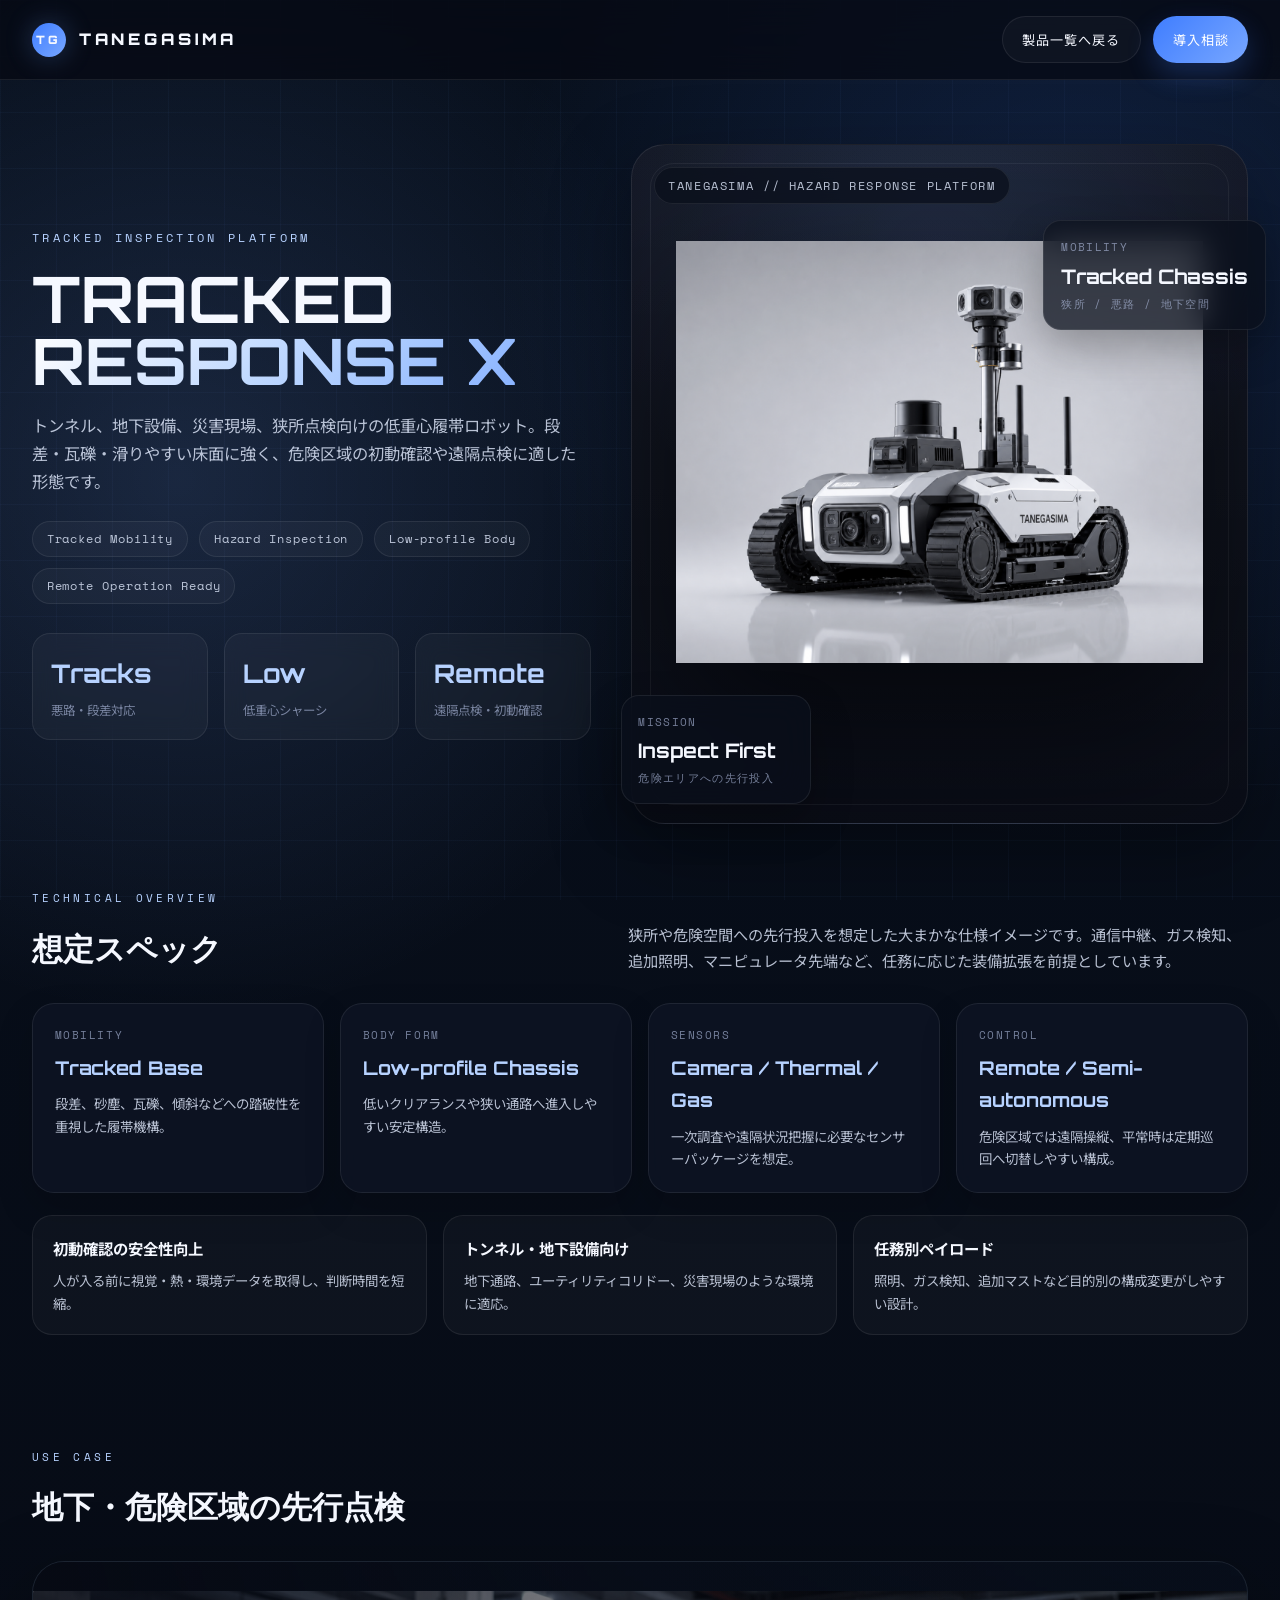
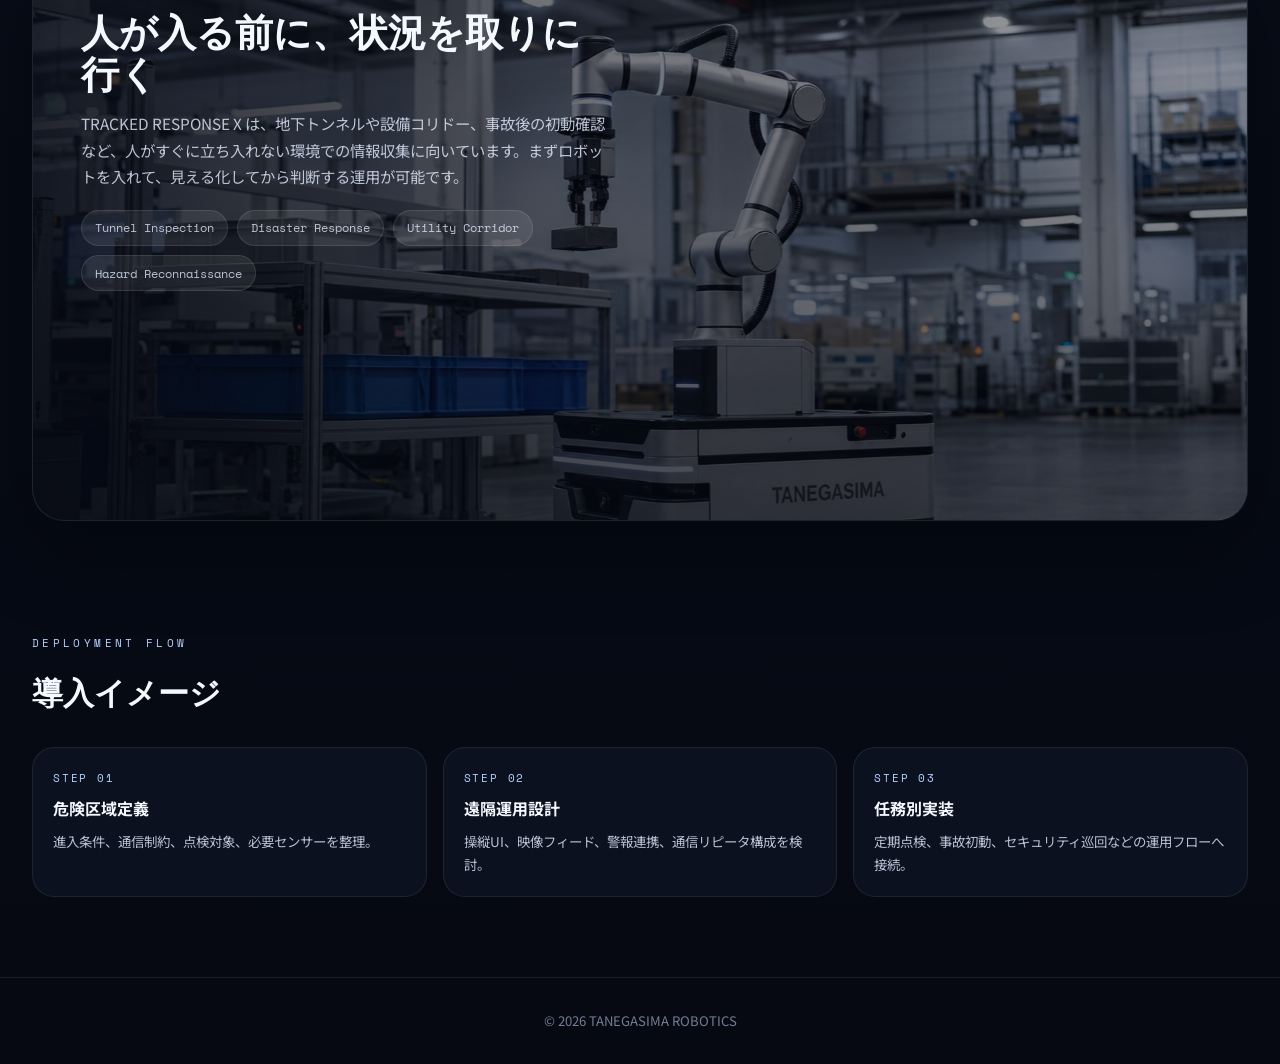
<file: tanegasima-tracked-response.html>
<!DOCTYPE html>
<html lang="ja">
<head>
<meta charset="UTF-8">
<meta name="viewport" content="width=device-width, initial-scale=1.0">
<title>TRACKED RESPONSE X | TANEGASIMA</title>
<meta name="description" content="TRACKED RESPONSE X は、トンネル、地下設備、災害現場、狭所点検向けの低重心履帯ロボットです。危険区域の初動確認や遠隔点検を支援します。">
<meta name="robots" content="index,follow,max-image-preview:large,max-snippet:-1,max-video-preview:-1">
<meta name="theme-color" content="#060912">
<link rel="canonical" href="https://tanegasima.com/tanegasima-tracked-response.html">
<link rel="alternate" hreflang="ja-JP" href="https://tanegasima.com/tanegasima-tracked-response.html">
<link rel="icon" type="image/png" href="assets/tanegasima/logo-icon.png">
<meta property="og:locale" content="ja_JP">
<meta property="og:type" content="website">
<meta property="og:site_name" content="TANEGASIMA">
<meta property="og:title" content="TRACKED RESPONSE X | TANEGASIMA">
<meta property="og:description" content="トンネル、地下設備、災害現場、狭所点検向けの低重心履帯ロボット。">
<meta property="og:url" content="https://tanegasima.com/tanegasima-tracked-response.html">
<meta property="og:image" content="https://tanegasima.com/assets/tanegasima/generated/tracked-response-v2.png">
<meta property="og:image:alt" content="TRACKED RESPONSE X by TANEGASIMA">
<meta name="twitter:card" content="summary_large_image">
<meta name="twitter:title" content="TRACKED RESPONSE X | TANEGASIMA">
<meta name="twitter:description" content="トンネル、地下設備、災害現場、狭所点検向けの低重心履帯ロボット。">
<meta name="twitter:image" content="https://tanegasima.com/assets/tanegasima/generated/tracked-response-v2.png">
<script src="assets/tanegasima/analytics.js"></script>
<link href="https://fonts.googleapis.com/css2?family=Orbitron:wght@400;500;700;900&family=Noto+Sans+JP:wght@300;400;500;700&family=Space+Mono:wght@400;700&display=swap" rel="stylesheet">
<link rel="stylesheet" href="assets/tanegasima/product-detail.css">
<script type="application/ld+json">
{
  "@context": "https://schema.org",
  "@graph": [
    {
      "@type": "WebPage",
      "@id": "https://tanegasima.com/tanegasima-tracked-response.html#webpage",
      "url": "https://tanegasima.com/tanegasima-tracked-response.html",
      "name": "TRACKED RESPONSE X | TANEGASIMA",
      "description": "トンネル、地下設備、災害現場、狭所点検向けの低重心履帯ロボット。",
      "inLanguage": "ja-JP",
      "primaryImageOfPage": "https://tanegasima.com/assets/tanegasima/generated/tracked-response-v2.png"
    },
    {
      "@type": "Service",
      "@id": "https://tanegasima.com/tanegasima-tracked-response.html#service",
      "name": "TRACKED RESPONSE X",
      "description": "トンネル、地下設備、災害現場、狭所点検向けの低重心履帯ロボット。",
      "serviceType": "Tracked inspection robotics platform",
      "url": "https://tanegasima.com/tanegasima-tracked-response.html",
      "image": "https://tanegasima.com/assets/tanegasima/generated/tracked-response-v2.png",
      "brand": {
        "@type": "Brand",
        "name": "TANEGASIMA"
      },
      "provider": {
        "@type": "Organization",
        "name": "株式会社TANEGASIMA",
        "url": "https://tanegasima.com/"
      },
      "areaServed": "JP"
    }
  ]
}
</script>
</head>
<body>
<div class="grid-bg"></div>
<div class="page-shell">
  <header class="topbar">
    <a class="brand" href="index.html"><span class="brand-mark">TG</span>TANEGASIMA</a>
    <div class="top-actions">
      <a class="action-link-outline" href="index.html#products">製品一覧へ戻る</a>
      <a class="action-link" href="index.html#contact">導入相談</a>
    </div>
  </header>
  <section class="hero">
    <div class="hero-grid">
      <div>
        <div class="eyebrow">Tracked Inspection Platform</div>
        <h1 class="title">Tracked<span>Response X</span></h1>
        <p class="subtitle">トンネル、地下設備、災害現場、狭所点検向けの低重心履帯ロボット。段差・瓦礫・滑りやすい床面に強く、危険区域の初動確認や遠隔点検に適した形態です。</p>
        <div class="chip-row">
          <span class="chip">Tracked Mobility</span>
          <span class="chip">Hazard Inspection</span>
          <span class="chip">Low-profile Body</span>
          <span class="chip">Remote Operation Ready</span>
        </div>
        <div class="stats">
          <div class="stat"><strong>Tracks</strong><span>悪路・段差対応</span></div>
          <div class="stat"><strong>Low</strong><span>低重心シャーシ</span></div>
          <div class="stat"><strong>Remote</strong><span>遠隔点検・初動確認</span></div>
        </div>
      </div>
      <div class="hero-visual">
        <div class="hero-panel">
          <div class="hero-label">Tanegasima // Hazard Response Platform</div>
          <img class="hero-image" src="assets/tanegasima/generated/tracked-response-v2.png" alt="TRACKED RESPONSE X">
        </div>
        <div class="hero-float-card float-top"><span>Mobility</span><strong>Tracked Chassis</strong><span>狭所 / 悪路 / 地下空間</span></div>
        <div class="hero-float-card float-bottom"><span>Mission</span><strong>Inspect First</strong><span>危険エリアへの先行投入</span></div>
      </div>
    </div>
  </section>
  <section class="section reveal">
    <div class="section-head">
      <div><div class="section-tag">Technical Overview</div><h2 class="section-title">想定スペック</h2></div>
      <p class="section-copy">狭所や危険空間への先行投入を想定した大まかな仕様イメージです。通信中継、ガス検知、追加照明、マニピュレータ先端など、任務に応じた装備拡張を前提としています。</p>
    </div>
    <div class="spec-grid">
      <div class="spec-card"><small>Mobility</small><strong>Tracked Base</strong><p>段差、砂塵、瓦礫、傾斜などへの踏破性を重視した履帯機構。</p></div>
      <div class="spec-card"><small>Body Form</small><strong>Low-profile Chassis</strong><p>低いクリアランスや狭い通路へ進入しやすい安定構造。</p></div>
      <div class="spec-card"><small>Sensors</small><strong>Camera / Thermal / Gas</strong><p>一次調査や遠隔状況把握に必要なセンサーパッケージを想定。</p></div>
      <div class="spec-card"><small>Control</small><strong>Remote / Semi-autonomous</strong><p>危険区域では遠隔操縦、平常時は定期巡回へ切替しやすい構成。</p></div>
    </div>
    <div class="feature-list">
      <div class="feature"><strong>初動確認の安全性向上</strong><p>人が入る前に視覚・熱・環境データを取得し、判断時間を短縮。</p></div>
      <div class="feature"><strong>トンネル・地下設備向け</strong><p>地下通路、ユーティリティコリドー、災害現場のような環境に適応。</p></div>
      <div class="feature"><strong>任務別ペイロード</strong><p>照明、ガス検知、追加マストなど目的別の構成変更がしやすい設計。</p></div>
    </div>
  </section>
  <section class="section reveal">
    <div class="section-head">
      <div><div class="section-tag">Use Case</div><h2 class="section-title">地下・危険区域の先行点検</h2></div>
    </div>
    <div class="scenario">
      <img class="scenario-media" src="assets/tanegasima/usecases/tracked-response-scene.png" alt="tracked response use case">
      <div class="scenario-content">
        <h3>人が入る前に、状況を取りに行く</h3>
        <p>TRACKED RESPONSE X は、地下トンネルや設備コリドー、事故後の初動確認など、人がすぐに立ち入れない環境での情報収集に向いています。まずロボットを入れて、見える化してから判断する運用が可能です。</p>
        <div class="scenario-points">
          <span>Tunnel Inspection</span>
          <span>Disaster Response</span>
          <span>Utility Corridor</span>
          <span>Hazard Reconnaissance</span>
        </div>
      </div>
    </div>
  </section>
  <section class="section reveal">
    <div class="section-head">
      <div><div class="section-tag">Deployment Flow</div><h2 class="section-title">導入イメージ</h2></div>
    </div>
    <div class="timeline">
      <div class="timeline-step"><small>Step 01</small><strong>危険区域定義</strong><p>進入条件、通信制約、点検対象、必要センサーを整理。</p></div>
      <div class="timeline-step"><small>Step 02</small><strong>遠隔運用設計</strong><p>操縦UI、映像フィード、警報連携、通信リピータ構成を検討。</p></div>
      <div class="timeline-step"><small>Step 03</small><strong>任務別実装</strong><p>定期点検、事故初動、セキュリティ巡回などの運用フローへ接続。</p></div>
    </div>
  </section>
  <footer class="footer">© 2026 TANEGASIMA ROBOTICS</footer>
</div>
<script>
const observer = new IntersectionObserver((entries) => { entries.forEach((entry) => { if (entry.isIntersecting) entry.target.classList.add('visible'); }); }, { threshold: 0.14 });
document.querySelectorAll('.reveal').forEach((el) => observer.observe(el));
const scenario = document.querySelector('.scenario');
const onScroll = () => { if (!scenario) return; const rect = scenario.getBoundingClientRect(); scenario.style.setProperty('--scroll-shift', `${Math.max(-160, Math.min(160, rect.top - window.innerHeight / 2))}px`); };
onScroll(); window.addEventListener('scroll', onScroll, { passive: true });
</script>
</body>
</html>
</file>
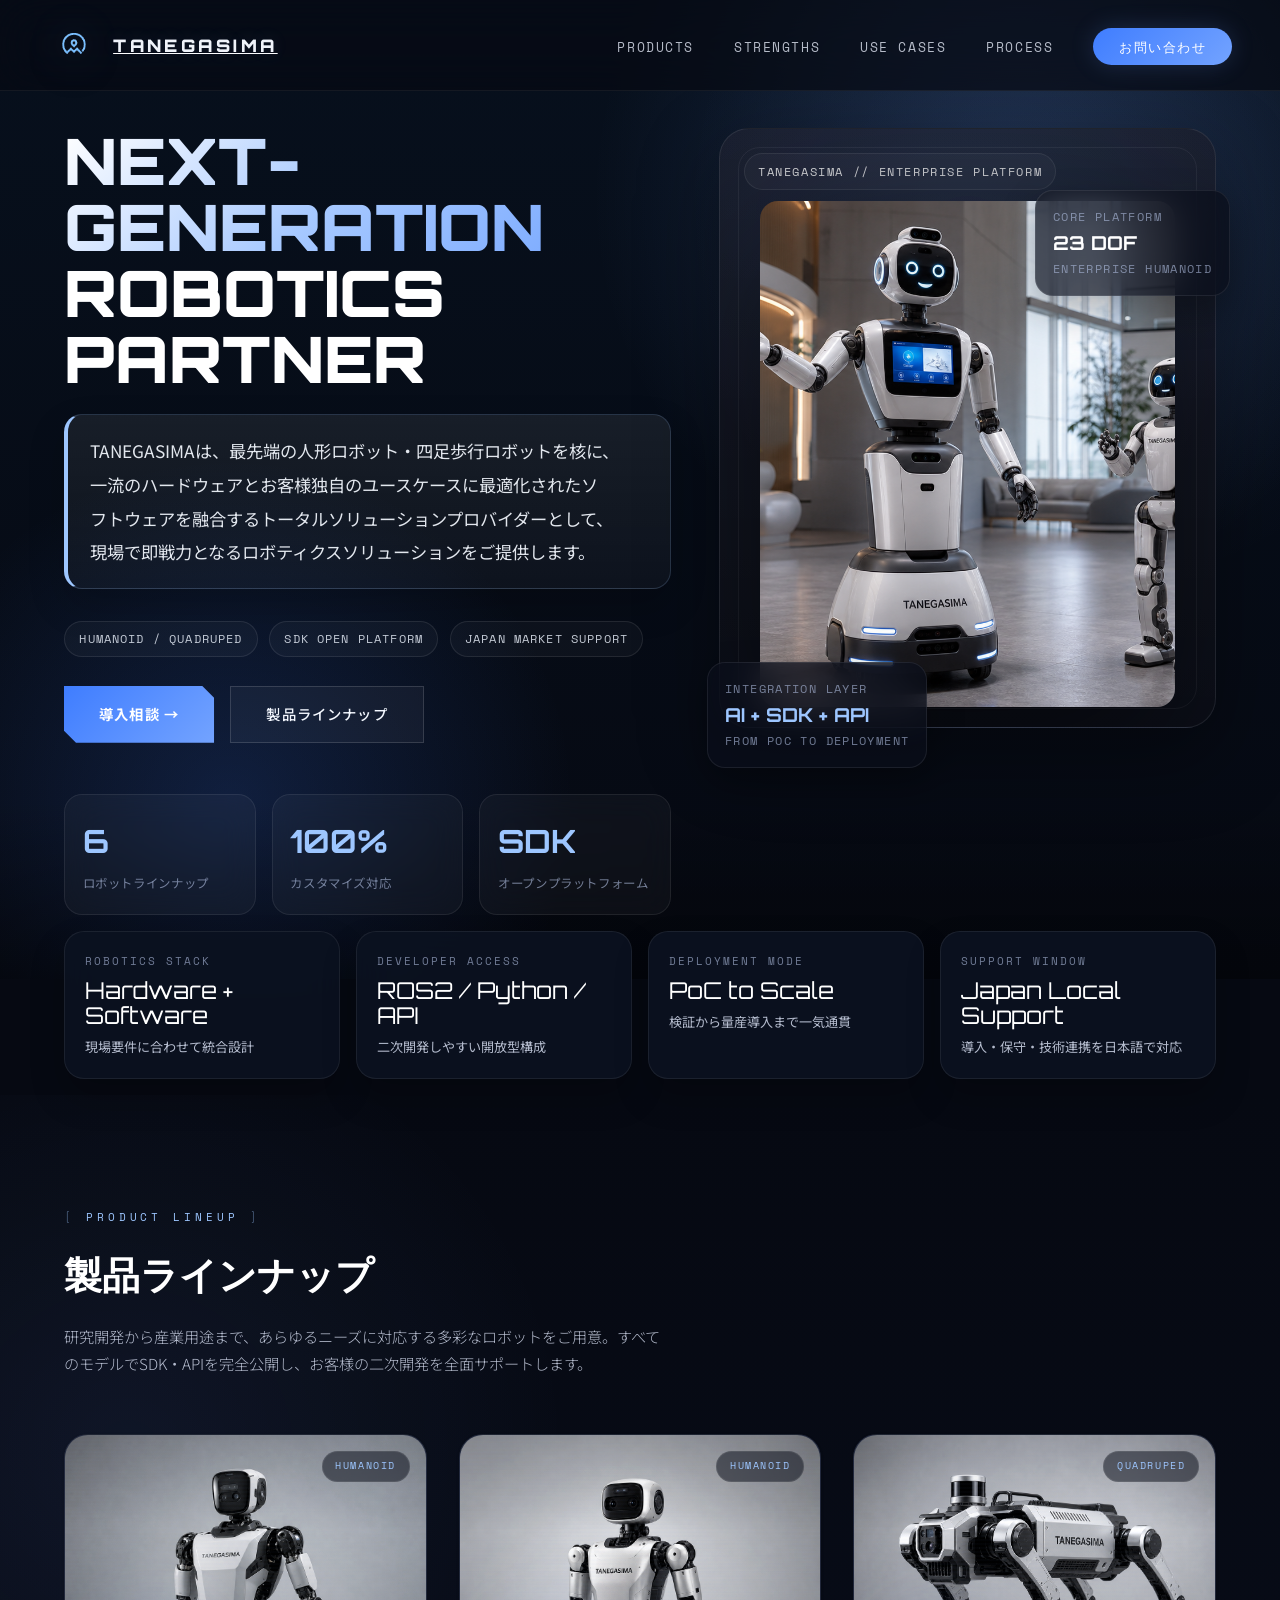
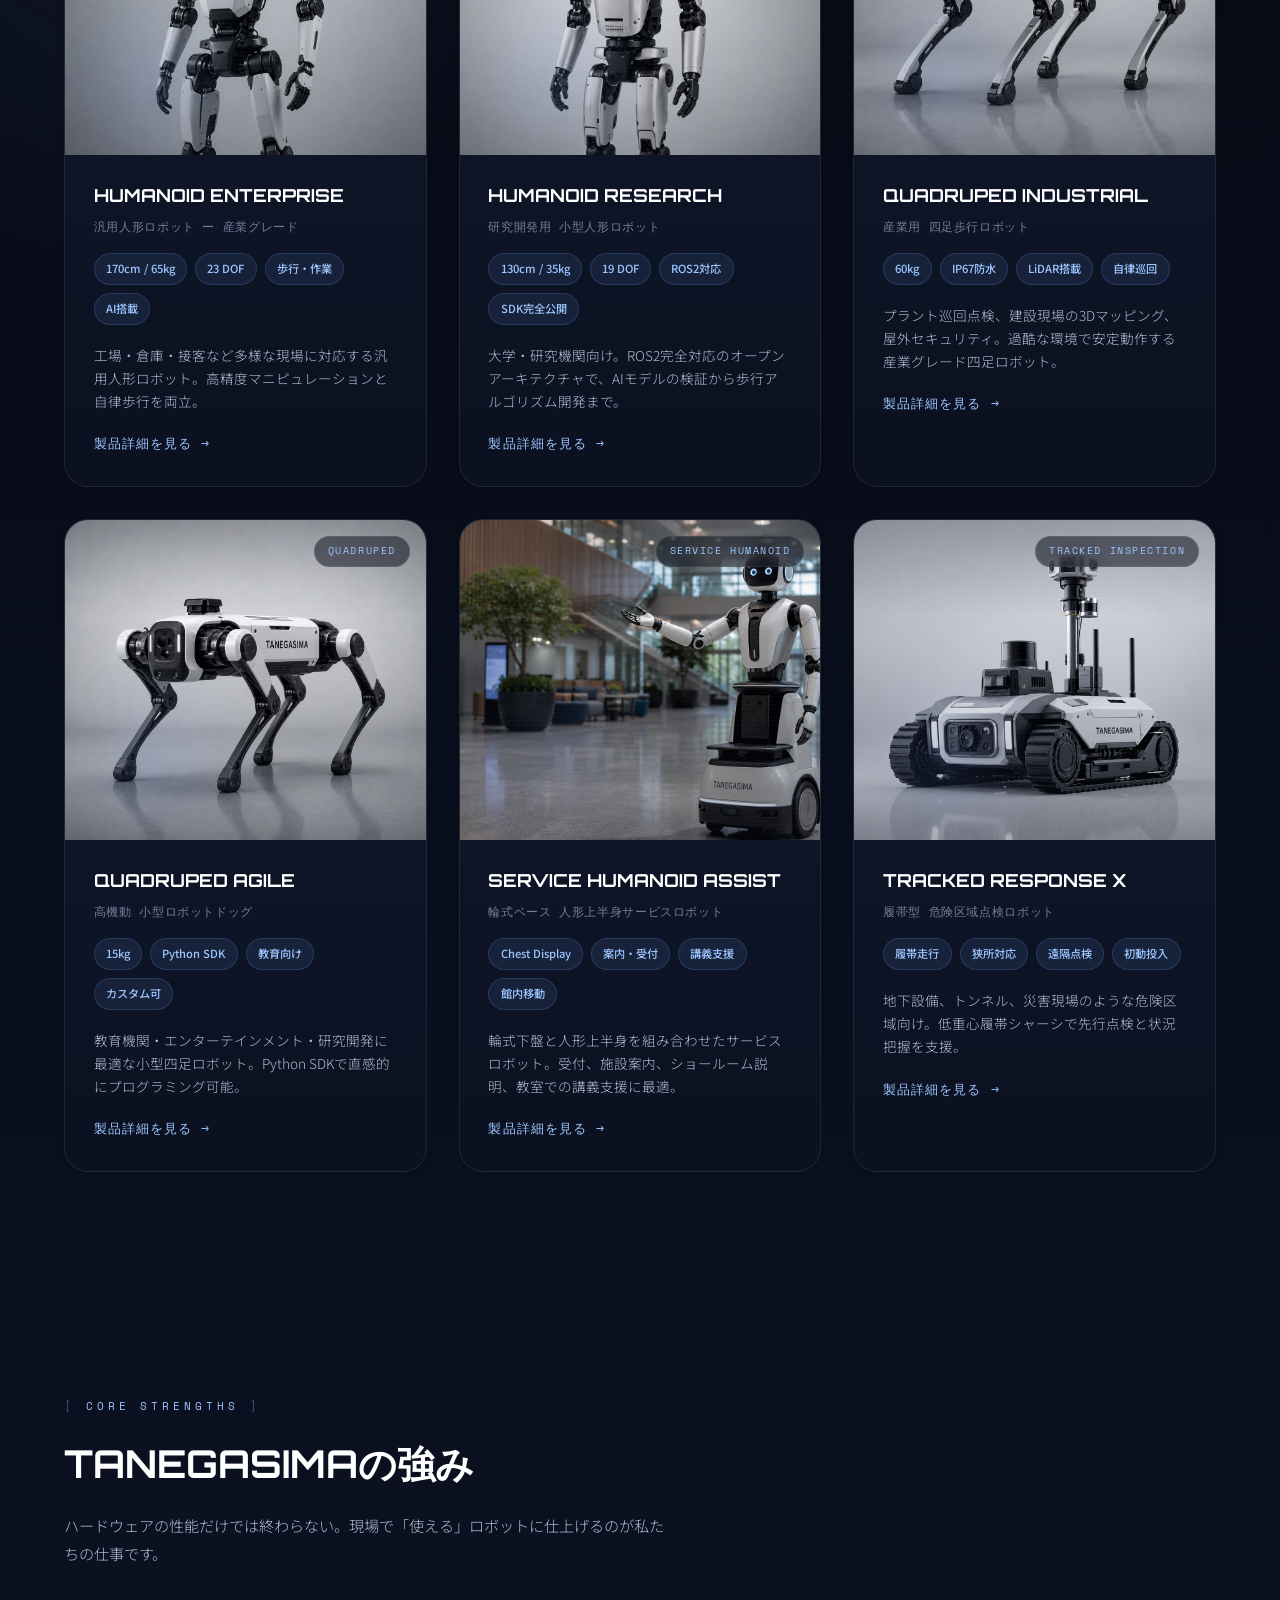
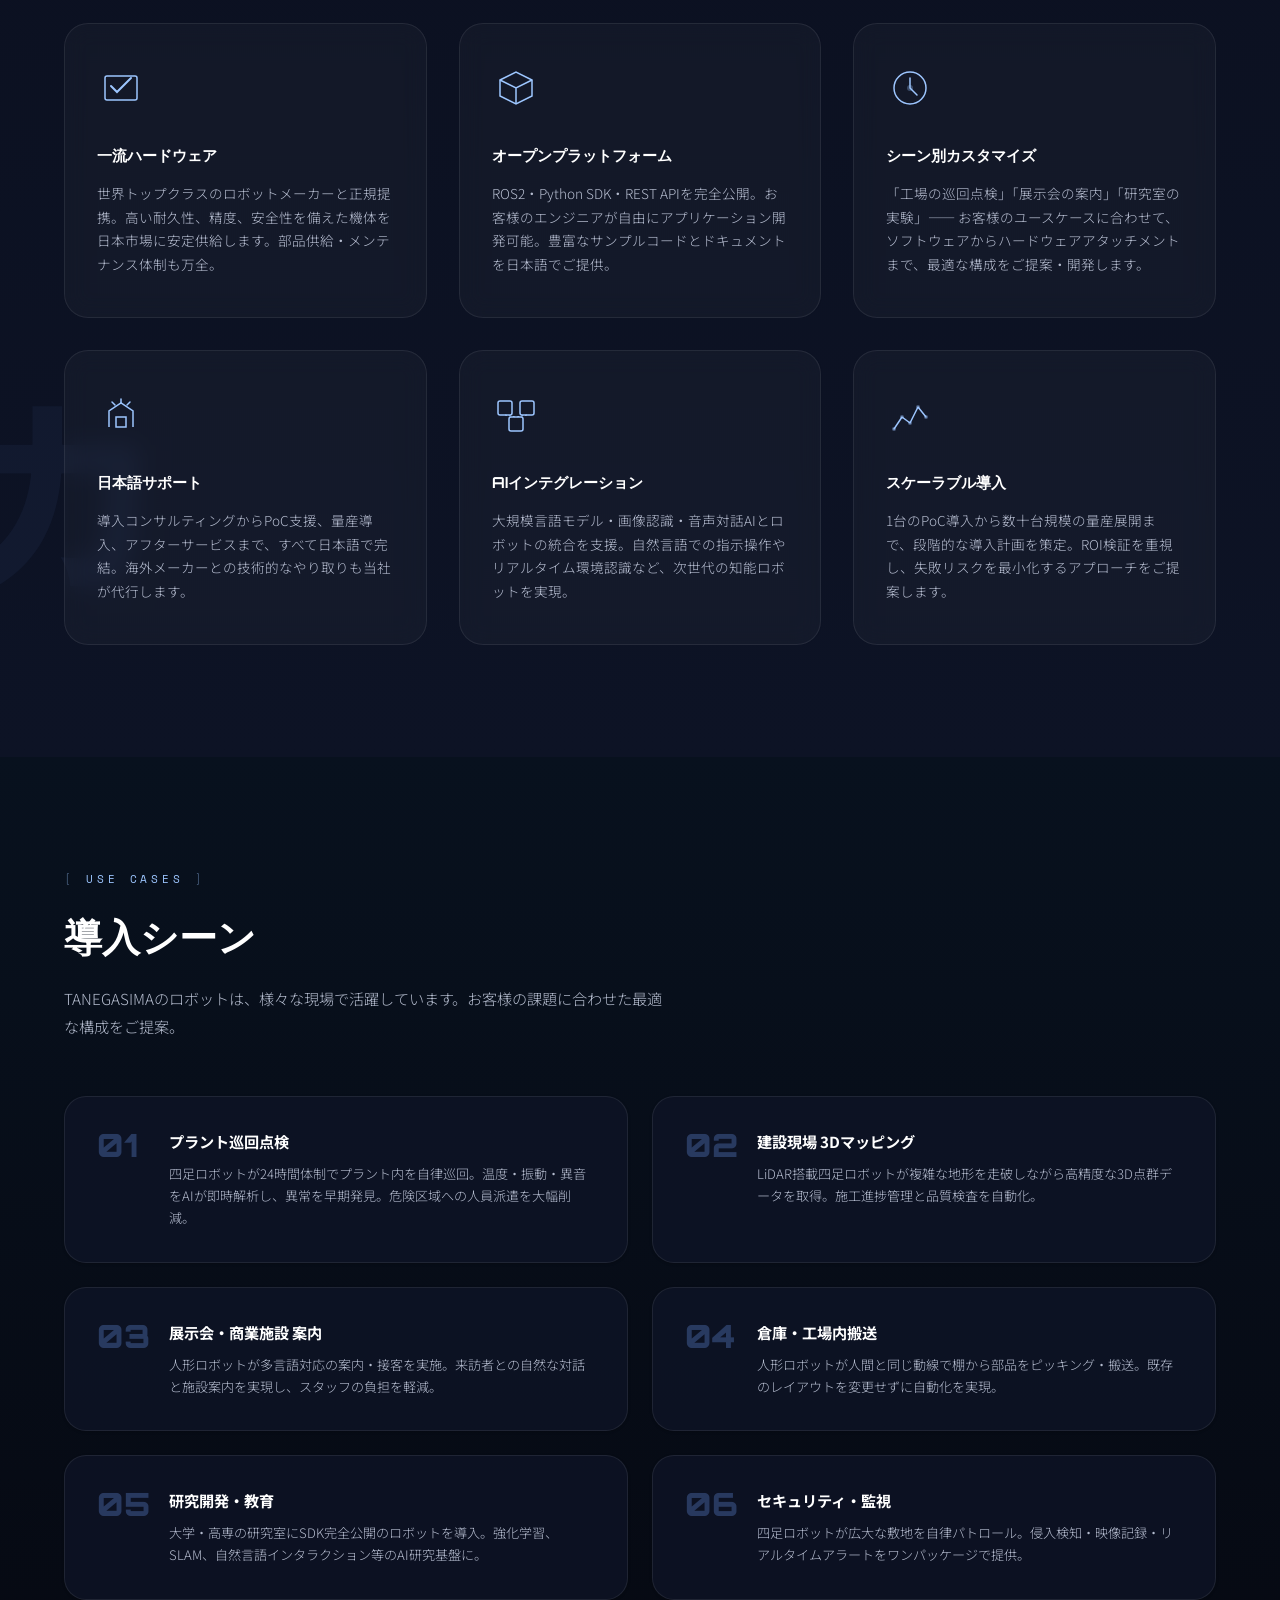
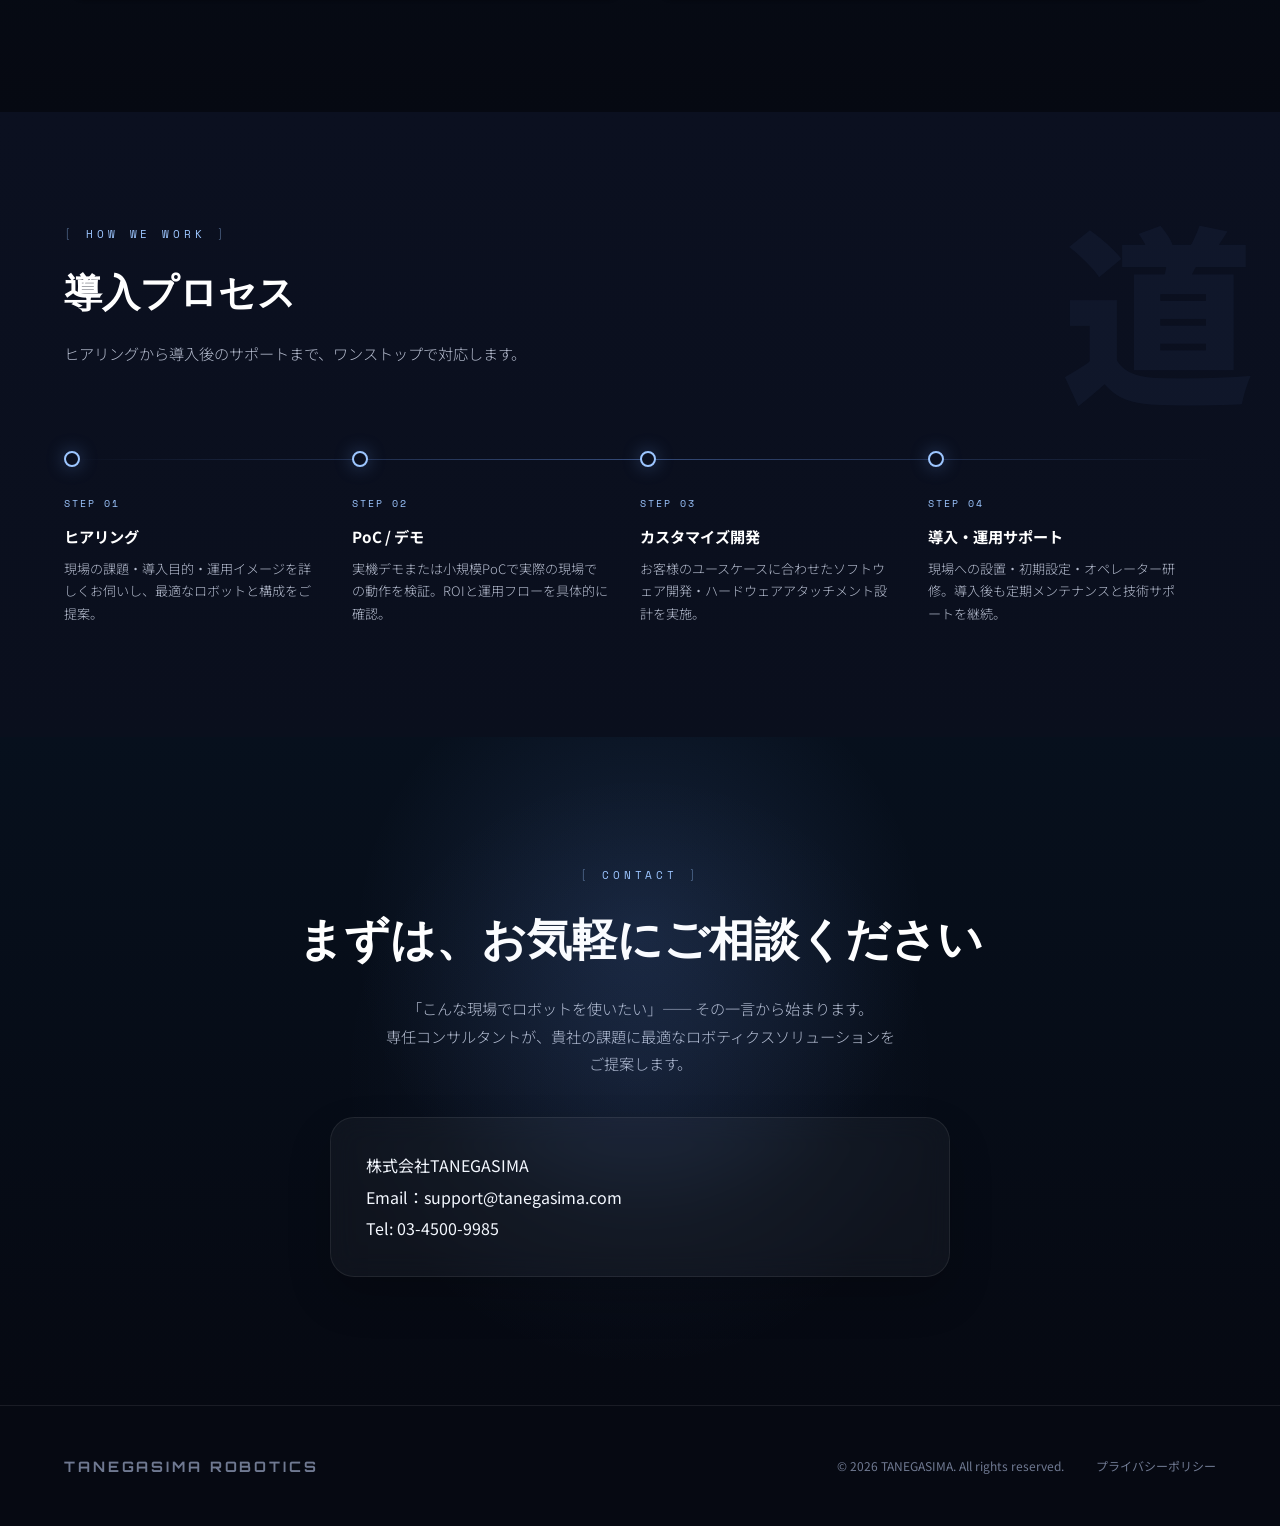
<file: tanegasima.html>
<!DOCTYPE html>
<html lang="ja">
<head>
<meta charset="UTF-8">
<meta name="viewport" content="width=device-width, initial-scale=1.0">
<title>TANEGASIMA | ヒューマノイド・四足歩行ロボットの導入支援とロボティクスソリューション</title>
<meta name="description" content="株式会社TANEGASIMAは、人形ロボット・四足歩行ロボットを核に、AI・SDK・業務連携ソフトウェアまで統合したロボティクスソリューションを提供します。PoCから導入・運用支援まで日本語で対応。">
<meta name="robots" content="noindex,follow,max-image-preview:large,max-snippet:-1,max-video-preview:-1">
<meta name="author" content="株式会社TANEGASIMA">
<meta name="theme-color" content="#060912">
<link rel="canonical" href="https://tanegasima.com/">
<link rel="alternate" hreflang="ja-JP" href="https://tanegasima.com/">
<link rel="alternate" hreflang="x-default" href="https://tanegasima.com/">
<link rel="icon" type="image/png" href="assets/tanegasima/logo-icon.png">
<meta property="og:locale" content="ja_JP">
<meta property="og:type" content="website">
<meta property="og:site_name" content="TANEGASIMA">
<meta property="og:title" content="TANEGASIMA | ヒューマノイド・四足歩行ロボットの導入支援とロボティクスソリューション">
<meta property="og:description" content="人形ロボット・四足歩行ロボットを核に、AI・SDK・現場導入までを一体で支援する次世代ロボティクスパートナー。">
<meta property="og:url" content="https://tanegasima.com/">
<meta property="og:image" content="https://tanegasima.com/assets/tanegasima/hero-video/shot-01.png">
<meta property="og:image:alt" content="TANEGASIMA robotics platform hero visual">
<meta name="twitter:card" content="summary_large_image">
<meta name="twitter:title" content="TANEGASIMA | ヒューマノイド・四足歩行ロボットの導入支援とロボティクスソリューション">
<meta name="twitter:description" content="人形ロボット・四足歩行ロボットを核に、AI・SDK・現場導入までを一体で支援する次世代ロボティクスパートナー。">
<meta name="twitter:image" content="https://tanegasima.com/assets/tanegasima/hero-video/shot-01.png">
<script src="assets/tanegasima/analytics.js"></script>
<link href="https://fonts.googleapis.com/css2?family=Orbitron:wght@400;500;700;900&family=Noto+Sans+JP:wght@300;400;500;700&family=Space+Mono:wght@400;700&display=swap" rel="stylesheet">
<script type="application/ld+json">
{
  "@context": "https://schema.org",
  "@graph": [
    {
      "@type": "Organization",
      "@id": "https://tanegasima.com/#organization",
      "name": "株式会社TANEGASIMA",
      "url": "https://tanegasima.com/",
      "logo": "https://tanegasima.com/assets/tanegasima/logo-icon.png",
      "email": "support@tanegasima.com",
      "telephone": "+81-3-4500-9985",
      "brand": {
        "@type": "Brand",
        "name": "TANEGASIMA"
      },
      "contactPoint": {
        "@type": "ContactPoint",
        "contactType": "sales",
        "email": "support@tanegasima.com",
        "telephone": "+81-3-4500-9985",
        "availableLanguage": ["ja", "en"]
      }
    },
    {
      "@type": "WebSite",
      "@id": "https://tanegasima.com/#website",
      "url": "https://tanegasima.com/",
      "name": "TANEGASIMA",
      "publisher": {
        "@id": "https://tanegasima.com/#organization"
      },
      "inLanguage": "ja-JP"
    }
  ]
}
</script>
<style>
*, *::before, *::after { margin: 0; padding: 0; box-sizing: border-box; }

:root {
  --bg-primary: #060912;
  --bg-secondary: #0b1020;
  --bg-tertiary: #11182d;
  --bg-card: rgba(15, 21, 40, 0.82);
  --accent: #73a3ff;
  --accent-strong: #3f7dff;
  --accent-light: #9dc6ff;
  --accent-bg: rgba(115,163,255,0.12);
  --accent-border: rgba(115,163,255,0.25);
  --text-primary: #f4f8ff;
  --text-secondary: rgba(228,236,255,0.78);
  --text-muted: rgba(176,190,224,0.62);
  --border: rgba(142,164,214,0.22);
  --border-light: rgba(142,164,214,0.14);
  --highlight: #ffffff;
  --grid-line: rgba(115,163,255,0.05);
  --shadow-sm: 0 1px 3px rgba(0,0,0,0.2);
  --shadow-md: 0 20px 45px rgba(0,0,0,0.28);
  --shadow-lg: 0 28px 80px rgba(0,0,0,0.36);
}

html { scroll-behavior: smooth; font-size: 16px; }

body {
  background: var(--bg-primary);
  color: var(--text-primary);
  font-family: 'Noto Sans JP', sans-serif;
  overflow-x: hidden;
  line-height: 1.7;
}

.grid-bg {
  position: fixed; inset: 0; z-index: 0;
  background-image:
    linear-gradient(var(--grid-line) 1px, transparent 1px),
    linear-gradient(90deg, var(--grid-line) 1px, transparent 1px);
  background-size: 64px 64px;
  pointer-events: none;
}

/* NAV */
nav {
  position: fixed; top: 0; width: 100%; z-index: 100;
  padding: 1.2rem 3rem;
  display: flex; justify-content: space-between; align-items: center;
  background: rgba(6,9,18,0.68);
  backdrop-filter: blur(24px);
  border-bottom: 1px solid rgba(255,255,255,0.06);
}
.logo {
  display: flex; align-items: center; gap: 0.82rem;
  color: var(--highlight);
  font-family: 'Orbitron', sans-serif;
  font-weight: 900;
  font-size: 1.08rem;
  letter-spacing: 0.2em;
}
.logo-icon {
  width: 52px; height: 52px; overflow: hidden;
  display: flex; align-items: center; justify-content: center;
  filter:
    drop-shadow(0 0 18px rgba(120,190,255,0.28))
    drop-shadow(0 10px 22px rgba(0,0,0,0.18));
}
.logo-icon img {
  width: 52px; height: 52px; object-fit: contain; object-position: center center;
}
.logo-text {
  line-height: 1;
  color: rgba(244,248,255,0.98);
  text-shadow: 0 0 16px rgba(120,190,255,0.15);
}
.nav-links { display: flex; gap: 2.5rem; list-style: none; }
.nav-links a {
  color: rgba(236,242,255,0.76); text-decoration: none; font-size: 0.82rem;
  font-weight: 500; letter-spacing: 0.12em; text-transform: uppercase;
  transition: color 0.3s; font-family: 'Space Mono', monospace;
}
.nav-links a:hover { color: var(--accent-light); }
.nav-cta {
  padding: 0.55rem 1.6rem; background: linear-gradient(135deg, var(--accent-strong), var(--accent));
  color: #fff !important; font-weight: 700; border-radius: 999px;
  transition: background 0.3s, transform 0.2s, box-shadow 0.3s;
  box-shadow: 0 0 24px rgba(115,163,255,0.18);
}
.nav-cta:hover { transform: translateY(-1px); box-shadow: 0 0 32px rgba(115,163,255,0.28); }

/* HERO */
.hero {
  position: relative; min-height: 100vh; display: flex; align-items: center;
  padding: 8rem 4rem 4rem; z-index: 1; overflow: hidden;
  background:
    radial-gradient(circle at 78% 20%, rgba(115,163,255,0.2) 0%, transparent 32%),
    radial-gradient(circle at 18% 82%, rgba(63,125,255,0.18) 0%, transparent 26%),
    linear-gradient(180deg, #07101d 0%, #060912 100%);
}
.hero::before {
  content: ''; position: absolute; top: -200px; right: -200px;
  width: 800px; height: 800px;
  background: radial-gradient(circle, rgba(115,163,255,0.08) 0%, transparent 70%);
  pointer-events: none;
}
.hero::after {
  content: ''; position: absolute; inset: auto 0 0 0; height: 180px;
  background: linear-gradient(180deg, transparent, rgba(0,0,0,0.38));
  pointer-events: none;
}
.hero-shell {
  width: 100%; display: grid; grid-template-columns: minmax(0, 1.1fr) minmax(420px, 0.9fr);
  gap: 3rem; align-items: start; position: relative; z-index: 2;
}
.hero-content { max-width: 720px; animation: fadeSlideUp 1s ease-out; }
.hero-tag {
  font-family: 'Space Mono', monospace; font-size: 0.75rem;
  letter-spacing: 0.3em; color: var(--accent-light); margin-bottom: 1.5rem; text-transform: uppercase;
}
.hero-tag::before { content: '//'; margin-right: 0.5rem; opacity: 0.4; }
.hero h1 {
  font-family: 'Orbitron', sans-serif; font-size: clamp(2.45rem, 5vw, 4.65rem);
  font-weight: 900; line-height: 1.03; color: var(--highlight); margin-bottom: 1.4rem;
  text-transform: uppercase;
}
.hero h1 .accent {
  display: inline-block; color: transparent;
  background: linear-gradient(135deg, #ffffff 0%, #a7c9ff 45%, #6ea1ff 100%);
  -webkit-background-clip: text; background-clip: text;
}
.hero-desc {
  font-size: 1.08rem; color: rgba(244,248,255,0.92); max-width: 680px;
  margin-bottom: 2rem; line-height: 1.95; font-weight: 400;
  padding: 1.2rem 1.35rem;
  background: linear-gradient(180deg, rgba(255,255,255,0.07), rgba(255,255,255,0.03));
  border: 1px solid rgba(157,198,255,0.18);
  border-left: 4px solid var(--accent-light);
  border-radius: 18px;
  box-shadow: 0 16px 36px rgba(0,0,0,0.18);
  text-wrap: balance;
}
.hero-micro {
  display: flex; flex-wrap: wrap; gap: 0.7rem; margin-bottom: 1.8rem;
}
.hero-chip {
  padding: 0.45rem 0.9rem; border-radius: 999px;
  border: 1px solid rgba(255,255,255,0.09);
  background: rgba(255,255,255,0.03); color: rgba(239,245,255,0.8);
  font-family: 'Space Mono', monospace; font-size: 0.72rem; letter-spacing: 0.1em;
}
.hero-buttons { display: flex; gap: 1rem; flex-wrap: wrap; }

.btn-primary {
  display: inline-flex; align-items: center; gap: 0.5rem;
  padding: 0.95rem 2.2rem; background: linear-gradient(135deg, var(--accent-strong), var(--accent)); color: #fff;
  text-decoration: none; font-weight: 700; font-size: 0.9rem;
  letter-spacing: 0.08em; border: none; cursor: pointer; transition: all 0.3s;
  clip-path: polygon(0 0, calc(100% - 12px) 0, 100% 12px, 100% 100%, 12px 100%, 0 calc(100% - 12px));
  box-shadow: 0 12px 40px rgba(63,125,255,0.32);
}
.btn-primary:hover { transform: translateY(-2px); box-shadow: 0 16px 44px rgba(63,125,255,0.42); }

.btn-secondary {
  display: inline-flex; align-items: center; gap: 0.5rem;
  padding: 0.95rem 2.2rem; background: rgba(255,255,255,0.04); color: var(--text-primary);
  text-decoration: none; font-weight: 500; font-size: 0.9rem;
  letter-spacing: 0.08em; border: 1px solid rgba(255,255,255,0.14); cursor: pointer; transition: all 0.3s;
}
.btn-secondary:hover { border-color: var(--accent); color: var(--accent-light); background: rgba(115,163,255,0.06); }

.hero-stats {
  display: grid; grid-template-columns: repeat(3, minmax(0, 1fr));
  gap: 1rem; margin-top: 3.2rem;
}
.stat-item {
  padding: 1.2rem 1.1rem; background: rgba(255,255,255,0.035);
  border: 1px solid rgba(255,255,255,0.08); border-radius: 18px;
  backdrop-filter: blur(16px);
}
.stat-num { font-family: 'Orbitron', sans-serif; font-size: 2rem; font-weight: 700; color: var(--accent-light); }
.stat-label { font-size: 0.78rem; color: var(--text-muted); margin-top: 0.3rem; letter-spacing: 0.05em; }
.hero-visual {
  position: relative; min-height: 640px; animation: fadeSlideUp 1s ease-out 0.1s both;
}
.hero-frame {
  position: absolute; inset: 0 0 40px 0; overflow: hidden; border-radius: 30px;
  border: 1px solid rgba(255,255,255,0.08);
  background:
    linear-gradient(180deg, rgba(255,255,255,0.06), rgba(255,255,255,0.02)),
    radial-gradient(circle at 50% 20%, rgba(115,163,255,0.12), transparent 55%),
    linear-gradient(180deg, rgba(11,16,32,0.98), rgba(7,10,20,0.98));
  box-shadow: var(--shadow-lg);
}
.hero-frame::before {
  content: ''; position: absolute; inset: 18px; border-radius: 22px;
  border: 1px solid rgba(255,255,255,0.06); pointer-events: none;
}
.hero-media {
  position: absolute; inset: 72px 40px 20px 40px; width: calc(100% - 80px); height: calc(100% - 92px);
  object-fit: cover; object-position: center center; border-radius: 18px;
  filter: drop-shadow(0 50px 80px rgba(0,0,0,0.56));
}
.hero-spec-card {
  position: absolute; min-width: 180px; padding: 1rem 1.05rem;
  border-radius: 18px; background: rgba(10,15,28,0.7);
  border: 1px solid rgba(255,255,255,0.08); backdrop-filter: blur(18px);
  box-shadow: 0 16px 36px rgba(0,0,0,0.28);
}
.hero-spec-card strong {
  display: block; font-family: 'Orbitron', sans-serif; font-size: 1.2rem; color: var(--highlight);
}
.hero-spec-card span {
  display: block; font-size: 0.72rem; color: var(--text-muted);
  letter-spacing: 0.12em; text-transform: uppercase; font-family: 'Space Mono', monospace;
}
.hero-spec-top { top: 62px; right: -14px; }
.hero-spec-bottom { bottom: 0; left: -12px; }
.hero-spec-bottom strong { color: var(--accent-light); }
.hero-system-tag {
  position: absolute; top: 24px; left: 24px;
  padding: 0.48rem 0.8rem; border-radius: 999px;
  font-size: 0.72rem; letter-spacing: 0.14em; text-transform: uppercase;
  font-family: 'Space Mono', monospace; color: rgba(255,255,255,0.8);
  border: 1px solid rgba(255,255,255,0.08); background: rgba(255,255,255,0.03);
}

.signal-strip {
  position: relative; z-index: 2; margin-top: -3rem; padding: 0 4rem 1rem;
}
.signal-grid {
  display: grid; grid-template-columns: repeat(4, minmax(0, 1fr));
  gap: 1rem; max-width: 1400px; margin: 0 auto;
}
.signal-card {
  padding: 1.2rem 1.25rem; border-radius: 20px;
  background: rgba(12,18,33,0.9); border: 1px solid rgba(255,255,255,0.07);
  box-shadow: 0 18px 34px rgba(0,0,0,0.22); backdrop-filter: blur(18px);
}
.signal-label {
  color: var(--text-muted); font-size: 0.7rem; letter-spacing: 0.18em;
  text-transform: uppercase; font-family: 'Space Mono', monospace; margin-bottom: 0.5rem;
}
.signal-value {
  color: var(--highlight); font-family: 'Orbitron', sans-serif; font-size: 1.45rem; line-height: 1.1;
}
.signal-note { margin-top: 0.45rem; color: var(--text-secondary); font-size: 0.82rem; }

/* SECTIONS */
section { position: relative; z-index: 1; padding: 7rem 4rem; }
.section-tag {
  font-family: 'Space Mono', monospace; font-size: 0.7rem;
  letter-spacing: 0.35em; color: var(--accent-light); text-transform: uppercase; margin-bottom: 1rem;
}
.section-tag::before { content: '[ '; opacity: 0.4; }
.section-tag::after { content: ' ]'; opacity: 0.4; }
.section-title {
  font-family: 'Orbitron', sans-serif; font-size: clamp(1.6rem, 3vw, 2.4rem);
  font-weight: 700; color: var(--highlight); margin-bottom: 1rem;
}
.section-desc { color: var(--text-secondary); max-width: 600px; font-size: 0.95rem; line-height: 1.8; font-weight: 300; }

/* PRODUCTS */
#products {
  background:
    radial-gradient(circle at 10% 20%, rgba(115,163,255,0.08), transparent 24%),
    linear-gradient(180deg, #060912 0%, #0a1020 100%);
}
.products-grid { display: grid; grid-template-columns: repeat(auto-fit, minmax(320px, 1fr)); gap: 2rem; margin-top: 3.5rem; }
.product-card {
  background: linear-gradient(180deg, rgba(18,26,48,0.92), rgba(12,18,33,0.88));
  border: 1px solid rgba(255,255,255,0.08);
  overflow: hidden; transition: all 0.4s cubic-bezier(0.25, 0.46, 0.45, 0.94);
  position: relative; border-radius: 24px; box-shadow: var(--shadow-sm);
}
.product-card:hover { border-color: var(--accent-border); transform: translateY(-10px); box-shadow: var(--shadow-lg); }
.product-card::after {
  content: ''; position: absolute; top: 0; left: 0; right: 0; height: 3px;
  background: linear-gradient(90deg, transparent, var(--accent), transparent);
  transform: scaleX(0); transition: transform 0.4s; border-radius: 24px 24px 0 0;
}
.product-card:hover::after { transform: scaleX(1); }

.product-visual {
  height: 320px;
  position: relative; overflow: hidden;
}
.product-visual::before {
  content: ''; position: absolute; inset: 0;
  background:
    linear-gradient(180deg, rgba(9,13,24,0.1) 0%, rgba(9,13,24,0) 30%, rgba(9,13,24,0.34) 100%),
    repeating-linear-gradient(0deg, transparent, transparent 2px, rgba(115,163,255,0.018) 2px, rgba(115,163,255,0.018) 4px);
  z-index: 1;
}
.product-visual::after {
  content: ''; position: absolute; inset: auto auto -34px -20px;
  width: 220px; height: 220px; border-radius: 50%;
  background: radial-gradient(circle, rgba(115,163,255,0.14) 0%, rgba(115,163,255,0.05) 36%, transparent 72%);
  filter: blur(14px); pointer-events: none; z-index: 1;
}
.product-photo {
  width: 100%; height: 100%; object-fit: cover; display: block;
  filter: saturate(1.03) contrast(1.05);
}
.product-photo.enterprise { object-position: center 12%; }
.product-photo.research { object-position: center 16%; }
.product-photo.industrial { object-position: center 24%; }
.product-photo.agile { object-position: center 24%; }

.product-badge {
  position: absolute; top: 1rem; right: 1rem;
  font-family: 'Space Mono', monospace; font-size: 0.65rem; letter-spacing: 0.15em;
  color: var(--accent-light); background: rgba(9,13,24,0.52);
  padding: 0.35rem 0.8rem; border: 1px solid rgba(255,255,255,0.08); border-radius: 999px;
  z-index: 2; backdrop-filter: blur(12px);
}
.product-info { padding: 1.6rem 1.8rem 1.9rem; }
.product-name { font-family: 'Orbitron', sans-serif; font-size: 1.12rem; font-weight: 700; color: var(--highlight); margin-bottom: 0.3rem; }
.product-sub { font-size: 0.78rem; color: var(--text-muted); font-family: 'Space Mono', monospace; margin-bottom: 1rem; letter-spacing: 0.05em; }
.product-specs { display: flex; flex-wrap: wrap; gap: 0.5rem; margin-bottom: 1.2rem; }
.spec-tag {
  font-size: 0.7rem; padding: 0.34rem 0.7rem; background: rgba(115,163,255,0.1);
  border: 1px solid rgba(115,163,255,0.18); color: var(--accent-light); border-radius: 999px; font-weight: 500;
}
.product-desc { font-size: 0.85rem; color: var(--text-secondary); line-height: 1.7; font-weight: 300; }
.product-link {
  display: inline-flex; align-items: center; margin-top: 1.2rem;
  color: var(--accent-light); text-decoration: none; font-size: 0.82rem;
  font-family: 'Space Mono', monospace; letter-spacing: 0.08em;
  transition: transform 0.25s ease, color 0.25s ease;
}
.product-link:hover { transform: translateX(4px); color: #fff; }

/* STRENGTHS */
#strengths { background: linear-gradient(180deg, #0b1020 0%, #0d1325 100%); }
.strength-grid { display: grid; grid-template-columns: repeat(3, 1fr); gap: 2rem; margin-top: 3.5rem; }
.strength-card {
  padding: 2.5rem 2rem; background: rgba(255,255,255,0.03);
  border: 1px solid rgba(255,255,255,0.08); transition: all 0.3s; border-radius: 24px;
  backdrop-filter: blur(12px);
}
.strength-card:hover { border-color: var(--accent-border); box-shadow: var(--shadow-md); transform: translateY(-4px); }
.strength-icon { width: 48px; height: 48px; margin-bottom: 1.5rem; color: var(--accent-light); }
.strength-card h3 { font-family: 'Orbitron', sans-serif; font-size: 0.95rem; font-weight: 700; color: var(--highlight); margin-bottom: 0.8rem; }
.strength-card p { font-size: 0.85rem; color: var(--text-secondary); line-height: 1.75; font-weight: 300; }

/* USE CASES */
#usecases { background: linear-gradient(180deg, #08111e 0%, #060912 100%); }
.usecase-grid { display: grid; grid-template-columns: repeat(2, 1fr); gap: 1.5rem; margin-top: 3.5rem; }
.usecase-item {
  display: flex; gap: 1.5rem; padding: 2rem; background: rgba(15,21,40,0.74);
  border: 1px solid rgba(255,255,255,0.08); transition: all 0.3s;
  align-items: flex-start; border-radius: 22px; box-shadow: var(--shadow-sm);
}
.usecase-item:hover { border-color: var(--accent-border); transform: translateX(4px); box-shadow: var(--shadow-md); }
.usecase-num { font-family: 'Orbitron', sans-serif; font-size: 2rem; font-weight: 900; color: rgba(115,163,255,0.28); line-height: 1; min-width: 3rem; }
.usecase-item h4 { font-size: 0.95rem; font-weight: 700; color: var(--highlight); margin-bottom: 0.5rem; }
.usecase-item p { font-size: 0.82rem; color: var(--text-secondary); line-height: 1.7; font-weight: 300; }

/* PROCESS */
#process { background: linear-gradient(180deg, #0b1020 0%, #0a0f1d 100%); }
.process-timeline { margin-top: 3.5rem; display: flex; position: relative; }
.process-timeline::before {
  content: ''; position: absolute; top: 36px; left: 0; right: 0; height: 1px; background: linear-gradient(90deg, transparent, rgba(115,163,255,0.4), transparent);
}
.process-step { flex: 1; position: relative; padding-top: 4.5rem; padding-right: 2rem; }
.process-step::before {
  content: ''; position: absolute; top: 28px; left: 0; width: 16px; height: 16px;
  background: var(--bg-secondary); border: 2px solid var(--accent-light); border-radius: 50%; z-index: 1;
  box-shadow: 0 0 18px rgba(115,163,255,0.35);
}
.step-num { font-family: 'Space Mono', monospace; font-size: 0.65rem; color: var(--accent-light); letter-spacing: 0.2em; margin-bottom: 0.7rem; }
.process-step h4 { font-size: 0.95rem; font-weight: 700; color: var(--highlight); margin-bottom: 0.5rem; }
.process-step p { font-size: 0.82rem; color: var(--text-secondary); line-height: 1.7; font-weight: 300; }

/* CTA */
.cta-section {
  text-align: center; padding: 8rem 4rem; position: relative; overflow: hidden;
  background:
    radial-gradient(circle at 50% 30%, rgba(115,163,255,0.14), transparent 36%),
    linear-gradient(180deg, #07101d 0%, #060912 100%);
}
.cta-section::before {
  content: ''; position: absolute; top: 50%; left: 50%; transform: translate(-50%, -50%);
  width: 600px; height: 600px;
  background: radial-gradient(circle, rgba(115,163,255,0.08) 0%, transparent 70%);
  pointer-events: none;
}
.cta-section .section-title { font-size: clamp(1.8rem, 3.5vw, 2.8rem); margin-bottom: 1.2rem; }
.cta-section .section-desc { margin: 0 auto 2.5rem; text-align: center; max-width: 980px; }
.contact-card {
  max-width: 620px; margin: 0 auto;
  padding: 2rem 2.2rem; text-align: left;
  border-radius: 24px; background: rgba(255,255,255,0.04);
  border: 1px solid rgba(255,255,255,0.08);
  box-shadow: 0 20px 44px rgba(0,0,0,0.2);
  backdrop-filter: blur(14px);
}
.contact-card p {
  color: var(--text-primary); font-size: 1rem; line-height: 1.95;
}

/* FOOTER */
footer {
  position: relative; z-index: 1; padding: 3rem 4rem; border-top: 1px solid rgba(255,255,255,0.08);
  display: flex; justify-content: space-between; align-items: center; background: #060912;
}
.footer-brand { font-family: 'Orbitron', sans-serif; font-weight: 700; font-size: 0.9rem; letter-spacing: 0.2em; color: var(--text-muted); }
.footer-info { font-size: 0.75rem; color: var(--text-muted); display: flex; gap: 2rem; }
.footer-info a { color: var(--text-muted); text-decoration: none; transition: color 0.3s; }
.footer-info a:hover { color: var(--accent-light); }

/* ANIMATIONS */
@keyframes fadeSlideUp { from { opacity: 0; transform: translateY(40px); } to { opacity: 1; transform: translateY(0); } }
.fade-in { opacity: 0; transform: translateY(30px); transition: all 0.8s cubic-bezier(0.25, 0.46, 0.45, 0.94); }
.fade-in.visible { opacity: 1; transform: translateY(0); }

/* RESPONSIVE */
@media (max-width: 1024px) {
  .hero-shell { grid-template-columns: 1fr; }
  .hero-visual { min-height: 560px; }
  .signal-grid { grid-template-columns: repeat(2, minmax(0, 1fr)); }
  .strength-grid { grid-template-columns: repeat(2, 1fr); }
  .process-timeline { flex-direction: column; gap: 2rem; }
  .process-timeline::before { display: none; }
  .process-step { padding-top: 0; padding-left: 3rem; padding-right: 0; }
  .process-step::before { top: 2px; left: 0; }
}
@media (max-width: 768px) {
  nav { padding: 1rem 1.5rem; }
  .nav-links { display: none; }
  section, .hero { padding: 4rem 1.5rem; }
  .hero { padding-top: 7rem; }
  .hero-shell { gap: 2rem; }
  .hero h1 { font-size: clamp(2.15rem, 10vw, 3.3rem); }
  .hero-visual { min-height: 460px; }
  .hero-frame { inset: 0; }
  .hero-media { inset: 76px 18px 18px 18px; width: calc(100% - 36px); height: calc(100% - 94px); }
  .hero-spec-card { min-width: 150px; padding: 0.9rem; }
  .hero-spec-top { top: 70px; right: 10px; }
  .hero-spec-bottom { left: 10px; bottom: 10px; }
  .hero-stats { grid-template-columns: 1fr; gap: 1rem; }
  .signal-strip { padding: 0 1.5rem 1rem; margin-top: -1.5rem; }
  .signal-grid { grid-template-columns: 1fr; }
  .products-grid { grid-template-columns: 1fr; }
  .strength-grid { grid-template-columns: 1fr; }
  .usecase-grid { grid-template-columns: 1fr; }
  footer { flex-direction: column; gap: 1.5rem; text-align: center; }
  .footer-info { flex-direction: column; gap: 0.5rem; }
}

.kanji-float {
  position: absolute; font-size: 12rem; font-weight: 900;
  color: rgba(115,163,255,0.05); pointer-events: none;
  font-family: 'Noto Sans JP', sans-serif; z-index: 0; user-select: none;
}
</style>
</head>
<body>

<div class="grid-bg"></div>

<nav>
  <a class="logo" href="index.html" aria-label="TANEGASIMA home">
    <div class="logo-icon">
      <img src="assets/tanegasima/logo-icon.png" alt="TANEGASIMA logo symbol">
    </div>
    <div class="logo-text">TANEGASIMA</div>
  </a>
  <ul class="nav-links">
    <li><a href="#products">Products</a></li>
    <li><a href="#strengths">Strengths</a></li>
    <li><a href="#usecases">Use Cases</a></li>
    <li><a href="#process">Process</a></li>
    <li><a href="#contact" class="nav-cta">お問い合わせ</a></li>
  </ul>
</nav>

<section class="hero">
  <span class="kanji-float" style="top: 10%; right: 5%;">種</span>
  <div class="hero-shell">
    <div class="hero-content">
      <h1><span class="accent">NEXT-GENERATION</span><br>ROBOTICS PARTNER</h1>
      <p class="hero-desc">TANEGASIMAは、最先端の人形ロボット・四足歩行ロボットを核に、一流のハードウェアとお客様独自のユースケースに最適化されたソフトウェアを融合するトータルソリューションプロバイダーとして、現場で即戦力となるロボティクスソリューションをご提供します。</p>
      <div class="hero-micro">
        <span class="hero-chip">HUMANOID / QUADRUPED</span>
        <span class="hero-chip">SDK OPEN PLATFORM</span>
        <span class="hero-chip">JAPAN MARKET SUPPORT</span>
      </div>
      <div class="hero-buttons">
        <a href="#contact" class="btn-primary">導入相談 →</a>
        <a href="#products" class="btn-secondary">製品ラインナップ</a>
      </div>
      <div class="hero-stats">
      <div class="stat-item"><div class="stat-num">6</div><div class="stat-label">ロボットラインナップ</div></div>
        <div class="stat-item"><div class="stat-num">100%</div><div class="stat-label">カスタマイズ対応</div></div>
        <div class="stat-item"><div class="stat-num">SDK</div><div class="stat-label">オープンプラットフォーム</div></div>
      </div>
    </div>
    <div class="hero-visual">
      <div class="hero-frame">
        <div class="hero-system-tag">Tanegasima // Enterprise Platform</div>
        <video class="hero-media" autoplay muted loop playsinline preload="metadata" poster="assets/tanegasima/hero-video/shot-01.png" aria-label="TANEGASIMA collaborative robotics hero video">
          <source src="assets/tanegasima/hero-video/hpvideo.mp4" type="video/mp4">
        </video>
      </div>
      <div class="hero-spec-card hero-spec-top">
        <span>Core Platform</span>
        <strong>23 DOF</strong>
        <span>Enterprise Humanoid</span>
      </div>
      <div class="hero-spec-card hero-spec-bottom">
        <span>Integration Layer</span>
        <strong>AI + SDK + API</strong>
        <span>From PoC to Deployment</span>
      </div>
    </div>
  </div>
</section>

<section class="signal-strip" aria-label="platform signals">
  <div class="signal-grid">
    <div class="signal-card">
      <div class="signal-label">Robotics Stack</div>
      <div class="signal-value">Hardware + Software</div>
      <div class="signal-note">現場要件に合わせて統合設計</div>
    </div>
    <div class="signal-card">
      <div class="signal-label">Developer Access</div>
      <div class="signal-value">ROS2 / Python / API</div>
      <div class="signal-note">二次開発しやすい開放型構成</div>
    </div>
    <div class="signal-card">
      <div class="signal-label">Deployment Mode</div>
      <div class="signal-value">PoC to Scale</div>
      <div class="signal-note">検証から量産導入まで一気通貫</div>
    </div>
    <div class="signal-card">
      <div class="signal-label">Support Window</div>
      <div class="signal-value">Japan Local Support</div>
      <div class="signal-note">導入・保守・技術連携を日本語で対応</div>
    </div>
  </div>
</section>

<section id="products">
  <div class="section-tag">Product Lineup</div>
  <h2 class="section-title">製品ラインナップ</h2>
  <p class="section-desc">研究開発から産業用途まで、あらゆるニーズに対応する多彩なロボットをご用意。すべてのモデルでSDK・APIを完全公開し、お客様の二次開発を全面サポートします。</p>
  <div class="products-grid">
    <div class="product-card fade-in">
      <div class="product-visual">
        <div class="product-badge">HUMANOID</div>
        <img class="product-photo enterprise" src="assets/tanegasima/generated/humanoid-enterprise-v2.png" alt="HUMANOID ENTERPRISE robot photo">
      </div>
      <div class="product-info">
        <div class="product-name">HUMANOID ENTERPRISE</div>
        <div class="product-sub">汎用人形ロボット ー 産業グレード</div>
        <div class="product-specs"><span class="spec-tag">170cm / 65kg</span><span class="spec-tag">23 DOF</span><span class="spec-tag">歩行・作業</span><span class="spec-tag">AI搭載</span></div>
        <p class="product-desc">工場・倉庫・接客など多様な現場に対応する汎用人形ロボット。高精度マニピュレーションと自律歩行を両立。</p>
        <a class="product-link" href="tanegasima-humanoid-enterprise.html">製品詳細を見る →</a>
      </div>
    </div>
    <div class="product-card fade-in">
      <div class="product-visual">
        <div class="product-badge">HUMANOID</div>
        <img class="product-photo research" src="assets/tanegasima/generated/humanoid-research-v2.png" alt="HUMANOID RESEARCH robot photo">
      </div>
      <div class="product-info">
        <div class="product-name">HUMANOID RESEARCH</div>
        <div class="product-sub">研究開発用 小型人形ロボット</div>
        <div class="product-specs"><span class="spec-tag">130cm / 35kg</span><span class="spec-tag">19 DOF</span><span class="spec-tag">ROS2対応</span><span class="spec-tag">SDK完全公開</span></div>
        <p class="product-desc">大学・研究機関向け。ROS2完全対応のオープンアーキテクチャで、AIモデルの検証から歩行アルゴリズム開発まで。</p>
        <a class="product-link" href="tanegasima-humanoid-research.html">製品詳細を見る →</a>
      </div>
    </div>
    <div class="product-card fade-in">
      <div class="product-visual">
        <div class="product-badge">QUADRUPED</div>
        <img class="product-photo industrial" src="assets/tanegasima/generated/quadruped-industrial-v2.png" alt="QUADRUPED INDUSTRIAL robot photo">
      </div>
      <div class="product-info">
        <div class="product-name">QUADRUPED INDUSTRIAL</div>
        <div class="product-sub">産業用 四足歩行ロボット</div>
        <div class="product-specs"><span class="spec-tag">60kg</span><span class="spec-tag">IP67防水</span><span class="spec-tag">LiDAR搭載</span><span class="spec-tag">自律巡回</span></div>
        <p class="product-desc">プラント巡回点検、建設現場の3Dマッピング、屋外セキュリティ。過酷な環境で安定動作する産業グレード四足ロボット。</p>
        <a class="product-link" href="tanegasima-quadruped-industrial.html">製品詳細を見る →</a>
      </div>
    </div>
    <div class="product-card fade-in">
      <div class="product-visual">
        <div class="product-badge">QUADRUPED</div>
        <img class="product-photo agile" src="assets/tanegasima/generated/quadruped-agile-v2.png" alt="QUADRUPED AGILE robot photo">
      </div>
      <div class="product-info">
        <div class="product-name">QUADRUPED AGILE</div>
        <div class="product-sub">高機動 小型ロボットドッグ</div>
        <div class="product-specs"><span class="spec-tag">15kg</span><span class="spec-tag">Python SDK</span><span class="spec-tag">教育向け</span><span class="spec-tag">カスタム可</span></div>
        <p class="product-desc">教育機関・エンターテインメント・研究開発に最適な小型四足ロボット。Python SDKで直感的にプログラミング可能。</p>
        <a class="product-link" href="tanegasima-quadruped-agile.html">製品詳細を見る →</a>
      </div>
    </div>
    <div class="product-card fade-in">
      <div class="product-visual">
        <div class="product-badge">SERVICE HUMANOID</div>
        <img class="product-photo industrial" src="assets/tanegasima/generated/mobile-manipulator-v4.png" alt="SERVICE HUMANOID ASSIST robot photo">
      </div>
      <div class="product-info">
        <div class="product-name">SERVICE HUMANOID ASSIST</div>
        <div class="product-sub">輪式ベース 人形上半身サービスロボット</div>
        <div class="product-specs"><span class="spec-tag">Chest Display</span><span class="spec-tag">案内・受付</span><span class="spec-tag">講義支援</span><span class="spec-tag">館内移動</span></div>
        <p class="product-desc">輪式下盤と人形上半身を組み合わせたサービスロボット。受付、施設案内、ショールーム説明、教室での講義支援に最適。</p>
        <a class="product-link" href="tanegasima-mobile-manipulator.html">製品詳細を見る →</a>
      </div>
    </div>
    <div class="product-card fade-in">
      <div class="product-visual">
        <div class="product-badge">TRACKED INSPECTION</div>
        <img class="product-photo industrial" src="assets/tanegasima/generated/tracked-response-v2.png" alt="TRACKED RESPONSE X robot photo">
      </div>
      <div class="product-info">
        <div class="product-name">TRACKED RESPONSE X</div>
        <div class="product-sub">履帯型 危険区域点検ロボット</div>
        <div class="product-specs"><span class="spec-tag">履帯走行</span><span class="spec-tag">狭所対応</span><span class="spec-tag">遠隔点検</span><span class="spec-tag">初動投入</span></div>
        <p class="product-desc">地下設備、トンネル、災害現場のような危険区域向け。低重心履帯シャーシで先行点検と状況把握を支援。</p>
        <a class="product-link" href="tanegasima-tracked-response.html">製品詳細を見る →</a>
      </div>
    </div>
  </div>
</section>

<section id="strengths">
  <span class="kanji-float" style="bottom: 10%; left: -3%;">力</span>
  <div class="section-tag">Core Strengths</div>
  <h2 class="section-title">TANEGASIMAの強み</h2>
  <p class="section-desc">ハードウェアの性能だけでは終わらない。現場で「使える」ロボットに仕上げるのが私たちの仕事です。</p>
  <div class="strength-grid">
    <div class="strength-card fade-in">
      <svg class="strength-icon" viewBox="0 0 48 48" fill="none"><rect x="8" y="12" width="32" height="24" rx="2" stroke="currentColor" stroke-width="1.5"/><path d="M14 22l6 6 14-14" stroke="currentColor" stroke-width="2" stroke-linecap="round"/></svg>
      <h3>一流ハードウェア</h3>
      <p>世界トップクラスのロボットメーカーと正規提携。高い耐久性、精度、安全性を備えた機体を日本市場に安定供給します。部品供給・メンテナンス体制も万全。</p>
    </div>
    <div class="strength-card fade-in">
      <svg class="strength-icon" viewBox="0 0 48 48" fill="none"><path d="M8 16l16-8 16 8v16l-16 8-16-8V16z" stroke="currentColor" stroke-width="1.5"/><path d="M8 16l16 8 16-8M24 24v16" stroke="currentColor" stroke-width="1.5"/></svg>
      <h3>オープンプラットフォーム</h3>
      <p>ROS2・Python SDK・REST APIを完全公開。お客様のエンジニアが自由にアプリケーション開発可能。豊富なサンプルコードとドキュメントを日本語でご提供。</p>
    </div>
    <div class="strength-card fade-in">
      <svg class="strength-icon" viewBox="0 0 48 48" fill="none"><circle cx="24" cy="24" r="16" stroke="currentColor" stroke-width="1.5"/><path d="M24 14v10l7 7" stroke="currentColor" stroke-width="1.5" stroke-linecap="round"/><circle cx="24" cy="24" r="3" fill="currentColor" opacity="0.3"/></svg>
      <h3>シーン別カスタマイズ</h3>
      <p>「工場の巡回点検」「展示会の案内」「研究室の実験」—— お客様のユースケースに合わせて、ソフトウェアからハードウェアアタッチメントまで、最適な構成をご提案・開発します。</p>
    </div>
    <div class="strength-card fade-in">
      <svg class="strength-icon" viewBox="0 0 48 48" fill="none"><path d="M12 36V20l12-8 12 8v16" stroke="currentColor" stroke-width="1.5"/><rect x="19" y="26" width="10" height="10" stroke="currentColor" stroke-width="1.5"/><path d="M24 12v-4M18 14l-3-3M30 14l3-3" stroke="currentColor" stroke-width="1.5" stroke-linecap="round"/></svg>
      <h3>日本語サポート</h3>
      <p>導入コンサルティングからPoC支援、量産導入、アフターサービスまで、すべて日本語で完結。海外メーカーとの技術的なやり取りも当社が代行します。</p>
    </div>
    <div class="strength-card fade-in">
      <svg class="strength-icon" viewBox="0 0 48 48" fill="none"><rect x="6" y="10" width="14" height="14" rx="2" stroke="currentColor" stroke-width="1.5"/><rect x="28" y="10" width="14" height="14" rx="2" stroke="currentColor" stroke-width="1.5"/><rect x="17" y="26" width="14" height="14" rx="2" stroke="currentColor" stroke-width="1.5"/><line x1="13" y1="24" x2="24" y2="26" stroke="currentColor" stroke-width="1" stroke-dasharray="2 2"/><line x1="35" y1="24" x2="24" y2="26" stroke="currentColor" stroke-width="1" stroke-dasharray="2 2"/></svg>
      <h3>AIインテグレーション</h3>
      <p>大規模言語モデル・画像認識・音声対話AIとロボットの統合を支援。自然言語での指示操作やリアルタイム環境認識など、次世代の知能ロボットを実現。</p>
    </div>
    <div class="strength-card fade-in">
      <svg class="strength-icon" viewBox="0 0 48 48" fill="none"><path d="M8 38l8-12 8 6 8-16 8 10" stroke="currentColor" stroke-width="1.5" stroke-linecap="round" stroke-linejoin="round"/><circle cx="8" cy="38" r="2" fill="currentColor" opacity="0.4"/><circle cx="16" cy="26" r="2" fill="currentColor" opacity="0.4"/><circle cx="24" cy="32" r="2" fill="currentColor" opacity="0.4"/><circle cx="32" cy="16" r="2" fill="currentColor" opacity="0.4"/><circle cx="40" cy="26" r="2" fill="currentColor" opacity="0.4"/></svg>
      <h3>スケーラブル導入</h3>
      <p>1台のPoC導入から数十台規模の量産展開まで、段階的な導入計画を策定。ROI検証を重視し、失敗リスクを最小化するアプローチをご提案します。</p>
    </div>
  </div>
</section>

<section id="usecases">
  <div class="section-tag">Use Cases</div>
  <h2 class="section-title">導入シーン</h2>
  <p class="section-desc">TANEGASIMAのロボットは、様々な現場で活躍しています。お客様の課題に合わせた最適な構成をご提案。</p>
  <div class="usecase-grid">
    <div class="usecase-item fade-in"><div class="usecase-num">01</div><div><h4>プラント巡回点検</h4><p>四足ロボットが24時間体制でプラント内を自律巡回。温度・振動・異音をAIが即時解析し、異常を早期発見。危険区域への人員派遣を大幅削減。</p></div></div>
    <div class="usecase-item fade-in"><div class="usecase-num">02</div><div><h4>建設現場 3Dマッピング</h4><p>LiDAR搭載四足ロボットが複雑な地形を走破しながら高精度な3D点群データを取得。施工進捗管理と品質検査を自動化。</p></div></div>
    <div class="usecase-item fade-in"><div class="usecase-num">03</div><div><h4>展示会・商業施設 案内</h4><p>人形ロボットが多言語対応の案内・接客を実施。来訪者との自然な対話と施設案内を実現し、スタッフの負担を軽減。</p></div></div>
    <div class="usecase-item fade-in"><div class="usecase-num">04</div><div><h4>倉庫・工場内搬送</h4><p>人形ロボットが人間と同じ動線で棚から部品をピッキング・搬送。既存のレイアウトを変更せずに自動化を実現。</p></div></div>
    <div class="usecase-item fade-in"><div class="usecase-num">05</div><div><h4>研究開発・教育</h4><p>大学・高専の研究室にSDK完全公開のロボットを導入。強化学習、SLAM、自然言語インタラクション等のAI研究基盤に。</p></div></div>
    <div class="usecase-item fade-in"><div class="usecase-num">06</div><div><h4>セキュリティ・監視</h4><p>四足ロボットが広大な敷地を自律パトロール。侵入検知・映像記録・リアルタイムアラートをワンパッケージで提供。</p></div></div>
  </div>
</section>

<section id="process">
  <span class="kanji-float" style="top: 5%; right: 2%;">道</span>
  <div class="section-tag">How We Work</div>
  <h2 class="section-title">導入プロセス</h2>
  <p class="section-desc">ヒアリングから導入後のサポートまで、ワンストップで対応します。</p>
  <div class="process-timeline">
    <div class="process-step fade-in"><div class="step-num">STEP 01</div><h4>ヒアリング</h4><p>現場の課題・導入目的・運用イメージを詳しくお伺いし、最適なロボットと構成をご提案。</p></div>
    <div class="process-step fade-in"><div class="step-num">STEP 02</div><h4>PoC / デモ</h4><p>実機デモまたは小規模PoCで実際の現場での動作を検証。ROIと運用フローを具体的に確認。</p></div>
    <div class="process-step fade-in"><div class="step-num">STEP 03</div><h4>カスタマイズ開発</h4><p>お客様のユースケースに合わせたソフトウェア開発・ハードウェアアタッチメント設計を実施。</p></div>
    <div class="process-step fade-in"><div class="step-num">STEP 04</div><h4>導入・運用サポート</h4><p>現場への設置・初期設定・オペレーター研修。導入後も定期メンテナンスと技術サポートを継続。</p></div>
  </div>
</section>

<section class="cta-section" id="contact">
  <div class="section-tag">Contact</div>
  <h2 class="section-title">まずは、お気軽にご相談ください</h2>
  <p class="section-desc">「こんな現場でロボットを使いたい」—— その一言から始まります。<br>専任コンサルタントが、貴社の課題に最適なロボティクスソリューションを<br>ご提案します。</p>
  <div class="contact-card">
    <p>株式会社TANEGASIMA<br>Email：support@tanegasima.com<br>Tel: 03-4500-9985</p>
  </div>
</section>

<footer>
  <div class="footer-brand">TANEGASIMA ROBOTICS</div>
  <div class="footer-info">
    <span>© 2026 TANEGASIMA. All rights reserved.</span>
    <a href="privacy.html">プライバシーポリシー</a>
  </div>
</footer>

<script>
const observer = new IntersectionObserver((entries) => {
  entries.forEach((entry, i) => {
    if (entry.isIntersecting) {
      setTimeout(() => entry.target.classList.add('visible'), i * 100);
      observer.unobserve(entry.target);
    }
  });
}, { threshold: 0.1, rootMargin: '0px 0px -50px 0px' });
document.querySelectorAll('.fade-in').forEach(el => observer.observe(el));
window.addEventListener('scroll', () => {
  document.querySelectorAll('.kanji-float').forEach(el => {
    el.style.transform = `translateY(${window.scrollY * 0.03}px)`;
  });
});
</script>
</body>
</html>
</file>
<file: assets/tanegasima/product-detail.css>
*, *::before, *::after { margin: 0; padding: 0; box-sizing: border-box; }

:root {
  --bg: #060912;
  --bg-soft: #0b1020;
  --bg-card: rgba(14, 20, 36, 0.82);
  --bg-card-strong: rgba(18, 26, 48, 0.92);
  --accent: #78a7ff;
  --accent-strong: #3f7dff;
  --accent-light: #b7d2ff;
  --text: #f5f8ff;
  --text-soft: rgba(228, 236, 255, 0.8);
  --text-muted: rgba(176, 190, 224, 0.64);
  --line: rgba(255, 255, 255, 0.08);
  --line-strong: rgba(120, 167, 255, 0.28);
  --shadow: 0 28px 80px rgba(0, 0, 0, 0.34);
}

html { scroll-behavior: smooth; }

body {
  font-family: 'Noto Sans JP', sans-serif;
  color: var(--text);
  background:
    radial-gradient(circle at 14% 18%, rgba(120, 167, 255, 0.16), transparent 22%),
    radial-gradient(circle at 84% 10%, rgba(63, 125, 255, 0.16), transparent 22%),
    linear-gradient(180deg, #08101d 0%, #060912 100%);
  line-height: 1.7;
  overflow-x: hidden;
}

.grid-bg {
  position: fixed;
  inset: 0;
  background-image:
    linear-gradient(rgba(120, 167, 255, 0.04) 1px, transparent 1px),
    linear-gradient(90deg, rgba(120, 167, 255, 0.04) 1px, transparent 1px);
  background-size: 56px 56px;
  pointer-events: none;
  z-index: 0;
}

.page-shell { position: relative; z-index: 1; }

.topbar {
  position: sticky;
  top: 0;
  z-index: 20;
  display: flex;
  justify-content: space-between;
  align-items: center;
  padding: 1rem 2rem;
  background: rgba(6, 9, 18, 0.72);
  backdrop-filter: blur(24px);
  border-bottom: 1px solid var(--line);
}

.brand {
  display: flex;
  align-items: center;
  gap: 0.8rem;
  color: var(--text);
  text-decoration: none;
  font-family: 'Orbitron', sans-serif;
  font-size: 1rem;
  font-weight: 900;
  letter-spacing: 0.24em;
}

.brand-mark {
  width: 34px;
  height: 34px;
  display: inline-flex;
  align-items: center;
  justify-content: center;
  border-radius: 50%;
  background: linear-gradient(135deg, var(--accent-strong), var(--accent));
  box-shadow: 0 0 28px rgba(120, 167, 255, 0.28);
  font-size: 0.72rem;
}

.top-actions { display: flex; gap: 0.8rem; flex-wrap: wrap; }

.action-link,
.action-link-outline {
  display: inline-flex;
  align-items: center;
  justify-content: center;
  padding: 0.72rem 1.2rem;
  border-radius: 999px;
  text-decoration: none;
  font-size: 0.82rem;
  letter-spacing: 0.08em;
  transition: transform 0.25s ease, border-color 0.25s ease, background 0.25s ease;
}

.action-link {
  color: #fff;
  background: linear-gradient(135deg, var(--accent-strong), var(--accent));
  box-shadow: 0 12px 28px rgba(63, 125, 255, 0.24);
}

.action-link-outline {
  color: var(--text);
  background: rgba(255, 255, 255, 0.03);
  border: 1px solid var(--line);
}

.action-link:hover,
.action-link-outline:hover { transform: translateY(-1px); }

.hero {
  padding: 4rem 2rem 2rem;
}

.hero-grid {
  max-width: 1440px;
  margin: 0 auto;
  display: grid;
  grid-template-columns: minmax(0, 0.95fr) minmax(480px, 1.05fr);
  gap: 2.5rem;
  align-items: center;
}

.eyebrow {
  color: var(--accent-light);
  font-family: 'Space Mono', monospace;
  font-size: 0.74rem;
  letter-spacing: 0.28em;
  text-transform: uppercase;
  margin-bottom: 1.2rem;
}

.title {
  font-family: 'Orbitron', sans-serif;
  font-size: clamp(2.8rem, 5vw, 5.4rem);
  line-height: 0.98;
  text-transform: uppercase;
  margin-bottom: 1.2rem;
}

.title span {
  display: block;
  color: transparent;
  background: linear-gradient(135deg, #fff 0%, #bdd7ff 45%, #7ba9ff 100%);
  -webkit-background-clip: text;
  background-clip: text;
}

.subtitle {
  max-width: 640px;
  color: var(--text-soft);
  font-size: 1.02rem;
  margin-bottom: 1.6rem;
}

.chip-row {
  display: flex;
  flex-wrap: wrap;
  gap: 0.7rem;
  margin-bottom: 1.8rem;
}

.chip {
  padding: 0.45rem 0.85rem;
  border-radius: 999px;
  border: 1px solid var(--line);
  background: rgba(255,255,255,0.03);
  font-family: 'Space Mono', monospace;
  font-size: 0.72rem;
  letter-spacing: 0.08em;
  color: var(--text-soft);
}

.stats {
  display: grid;
  grid-template-columns: repeat(3, minmax(0, 1fr));
  gap: 1rem;
}

.stat {
  padding: 1.15rem;
  background: rgba(255,255,255,0.035);
  border: 1px solid var(--line);
  border-radius: 18px;
  backdrop-filter: blur(12px);
}

.stat strong {
  display: block;
  font-family: 'Orbitron', sans-serif;
  font-size: 1.6rem;
  color: var(--accent-light);
}

.stat span {
  display: block;
  margin-top: 0.25rem;
  color: var(--text-muted);
  font-size: 0.78rem;
}

.hero-visual {
  position: relative;
  min-height: 680px;
}

.hero-panel {
  position: absolute;
  inset: 0;
  border-radius: 34px;
  overflow: hidden;
  background:
    linear-gradient(180deg, rgba(255,255,255,0.05), rgba(255,255,255,0.01)),
    radial-gradient(circle at 50% 18%, rgba(120,167,255,0.14), transparent 52%),
    linear-gradient(180deg, rgba(9,14,28,0.98), rgba(7,10,20,0.98));
  border: 1px solid var(--line);
  box-shadow: var(--shadow);
}

.hero-panel::before {
  content: '';
  position: absolute;
  inset: 18px;
  border-radius: 24px;
  border: 1px solid rgba(255,255,255,0.06);
}

.hero-panel::after {
  content: '';
  position: absolute;
  inset: 0;
  background: linear-gradient(120deg, transparent 20%, rgba(255,255,255,0.06) 42%, transparent 56%);
  transform: translateX(-120%);
  animation: sweep 9s linear infinite;
}

.hero-image {
  position: absolute;
  inset: 70px 44px 26px 44px;
  width: calc(100% - 88px);
  height: calc(100% - 96px);
  object-fit: contain;
  object-position: center 16%;
  filter: drop-shadow(0 58px 84px rgba(0,0,0,0.58));
  animation: float 7s ease-in-out infinite;
}

.hero-label,
.hero-float-card {
  position: absolute;
  z-index: 2;
  background: rgba(10, 15, 28, 0.74);
  border: 1px solid var(--line);
  backdrop-filter: blur(16px);
}

.hero-label {
  top: 22px;
  left: 22px;
  padding: 0.48rem 0.85rem;
  border-radius: 999px;
  color: var(--text-soft);
  font-family: 'Space Mono', monospace;
  font-size: 0.72rem;
  letter-spacing: 0.14em;
  text-transform: uppercase;
}

.hero-float-card {
  min-width: 190px;
  padding: 1rem 1.05rem;
  border-radius: 18px;
  box-shadow: 0 18px 40px rgba(0, 0, 0, 0.26);
}

.hero-float-card span {
  display: block;
  color: var(--text-muted);
  font-family: 'Space Mono', monospace;
  font-size: 0.7rem;
  letter-spacing: 0.12em;
  text-transform: uppercase;
}

.hero-float-card strong {
  display: block;
  margin-top: 0.2rem;
  font-family: 'Orbitron', sans-serif;
  font-size: 1.25rem;
}

.float-top { top: 76px; right: -18px; }
.float-bottom { left: -10px; bottom: 20px; }

.section {
  max-width: 1440px;
  margin: 0 auto;
  padding: 2rem 2rem 5rem;
}

.section-head {
  display: flex;
  justify-content: space-between;
  gap: 2rem;
  align-items: end;
  margin-bottom: 1.8rem;
}

.section-tag {
  font-family: 'Space Mono', monospace;
  font-size: 0.7rem;
  letter-spacing: 0.3em;
  text-transform: uppercase;
  color: var(--accent-light);
  margin-bottom: 0.9rem;
}

.section-title {
  font-family: 'Orbitron', sans-serif;
  font-size: clamp(1.6rem, 2.4vw, 2.6rem);
}

.section-copy {
  max-width: 620px;
  color: var(--text-soft);
  font-size: 0.95rem;
}

.spec-grid {
  display: grid;
  grid-template-columns: repeat(4, minmax(0, 1fr));
  gap: 1rem;
}

.spec-card {
  padding: 1.35rem;
  border-radius: 22px;
  background: var(--bg-card);
  border: 1px solid var(--line);
  backdrop-filter: blur(14px);
  box-shadow: 0 16px 36px rgba(0,0,0,0.18);
}

.spec-card small {
  display: block;
  color: var(--text-muted);
  font-family: 'Space Mono', monospace;
  font-size: 0.7rem;
  letter-spacing: 0.14em;
  text-transform: uppercase;
}

.spec-card strong {
  display: block;
  margin-top: 0.45rem;
  font-family: 'Orbitron', sans-serif;
  font-size: 1.18rem;
  color: var(--accent-light);
}

.spec-card p {
  margin-top: 0.55rem;
  color: var(--text-soft);
  font-size: 0.84rem;
}

.feature-list {
  display: grid;
  grid-template-columns: repeat(3, minmax(0, 1fr));
  gap: 1rem;
  margin-top: 1.4rem;
}

.feature {
  padding: 1.2rem 1.25rem;
  border-radius: 20px;
  background: rgba(255,255,255,0.03);
  border: 1px solid var(--line);
}

.feature strong {
  display: block;
  font-size: 0.96rem;
  margin-bottom: 0.45rem;
}

.feature p {
  color: var(--text-soft);
  font-size: 0.84rem;
}

.scenario {
  position: relative;
  border-radius: 32px;
  overflow: hidden;
  min-height: 560px;
  border: 1px solid var(--line);
  background: #09111f;
  box-shadow: var(--shadow);
}

.scenario-media {
  position: absolute;
  inset: 0;
  width: 100%;
  height: 110%;
  object-fit: cover;
  transform: translateY(calc(var(--scroll-shift, 0px) * 0.18));
  will-change: transform;
}

.scenario::before {
  content: '';
  position: absolute;
  inset: 0;
  background:
    linear-gradient(90deg, rgba(6,9,18,0.84) 0%, rgba(6,9,18,0.42) 46%, rgba(6,9,18,0.2) 100%),
    linear-gradient(180deg, rgba(6,9,18,0.18) 0%, rgba(6,9,18,0.58) 100%);
  z-index: 1;
}

.scenario-content {
  position: relative;
  z-index: 2;
  max-width: 620px;
  padding: 3rem;
}

.scenario-content h3 {
  font-family: 'Orbitron', sans-serif;
  font-size: clamp(1.7rem, 3vw, 2.8rem);
  line-height: 1.1;
  margin-bottom: 1rem;
}

.scenario-content p {
  color: var(--text-soft);
  font-size: 0.96rem;
  margin-bottom: 1.3rem;
}

.scenario-points {
  display: flex;
  flex-wrap: wrap;
  gap: 0.6rem;
}

.scenario-points span {
  padding: 0.42rem 0.8rem;
  border-radius: 999px;
  background: rgba(255,255,255,0.08);
  border: 1px solid rgba(255,255,255,0.1);
  color: var(--text-soft);
  font-size: 0.76rem;
  font-family: 'Space Mono', monospace;
}

.timeline {
  display: grid;
  grid-template-columns: repeat(3, minmax(0, 1fr));
  gap: 1rem;
}

.timeline-step {
  padding: 1.25rem;
  border-radius: 22px;
  background: var(--bg-card);
  border: 1px solid var(--line);
}

.timeline-step small {
  display: block;
  color: var(--accent-light);
  font-family: 'Space Mono', monospace;
  font-size: 0.7rem;
  letter-spacing: 0.16em;
  text-transform: uppercase;
  margin-bottom: 0.5rem;
}

.timeline-step strong {
  display: block;
  margin-bottom: 0.45rem;
}

.timeline-step p {
  color: var(--text-soft);
  font-size: 0.84rem;
}

.footer {
  padding: 2rem;
  border-top: 1px solid var(--line);
  color: var(--text-muted);
  font-size: 0.82rem;
  text-align: center;
}

.reveal {
  opacity: 0;
  transform: translateY(26px);
  transition: opacity 0.7s ease, transform 0.7s ease;
}

.reveal.visible {
  opacity: 1;
  transform: translateY(0);
}

@keyframes float {
  0%, 100% { transform: translateY(0); }
  50% { transform: translateY(-10px); }
}

@keyframes sweep {
  0% { transform: translateX(-120%); }
  55%, 100% { transform: translateX(140%); }
}

@media (max-width: 1100px) {
  .hero-grid { grid-template-columns: 1fr; }
  .hero-visual { min-height: 560px; }
  .spec-grid { grid-template-columns: repeat(2, minmax(0, 1fr)); }
  .feature-list { grid-template-columns: 1fr; }
  .timeline { grid-template-columns: 1fr; }
}

@media (max-width: 768px) {
  .topbar { padding: 1rem 1.2rem; }
  .hero { padding: 2.4rem 1.2rem 1rem; }
  .section { padding: 1.4rem 1.2rem 4rem; }
  .hero-visual { min-height: 420px; }
  .hero-image { inset: 72px 16px 18px 16px; width: calc(100% - 32px); height: calc(100% - 90px); }
  .float-top { top: 84px; right: 12px; }
  .float-bottom { left: 12px; bottom: 14px; }
  .hero-float-card { min-width: 145px; padding: 0.85rem; }
  .stats { grid-template-columns: 1fr; }
  .spec-grid { grid-template-columns: 1fr; }
  .section-head { display: block; }
  .scenario { min-height: 500px; }
  .scenario-content { padding: 2rem 1.4rem; }
}
</file>
